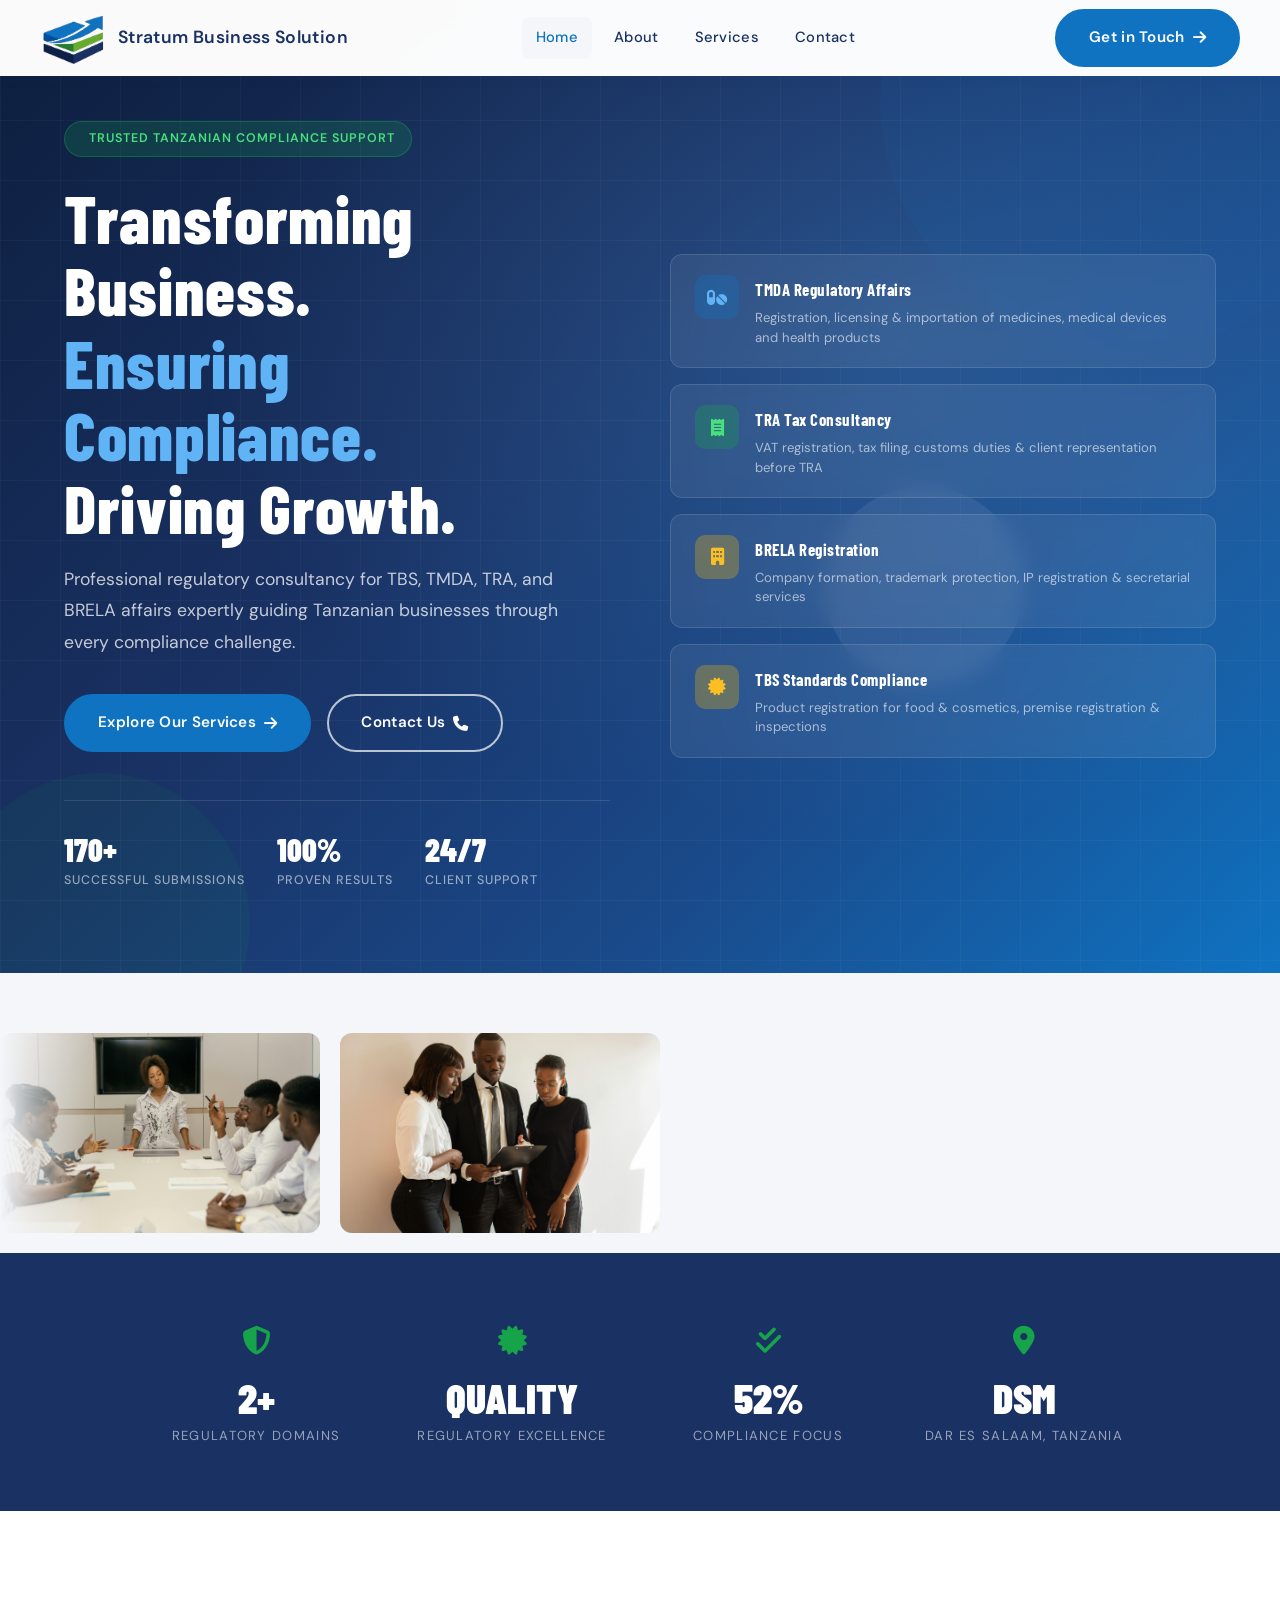
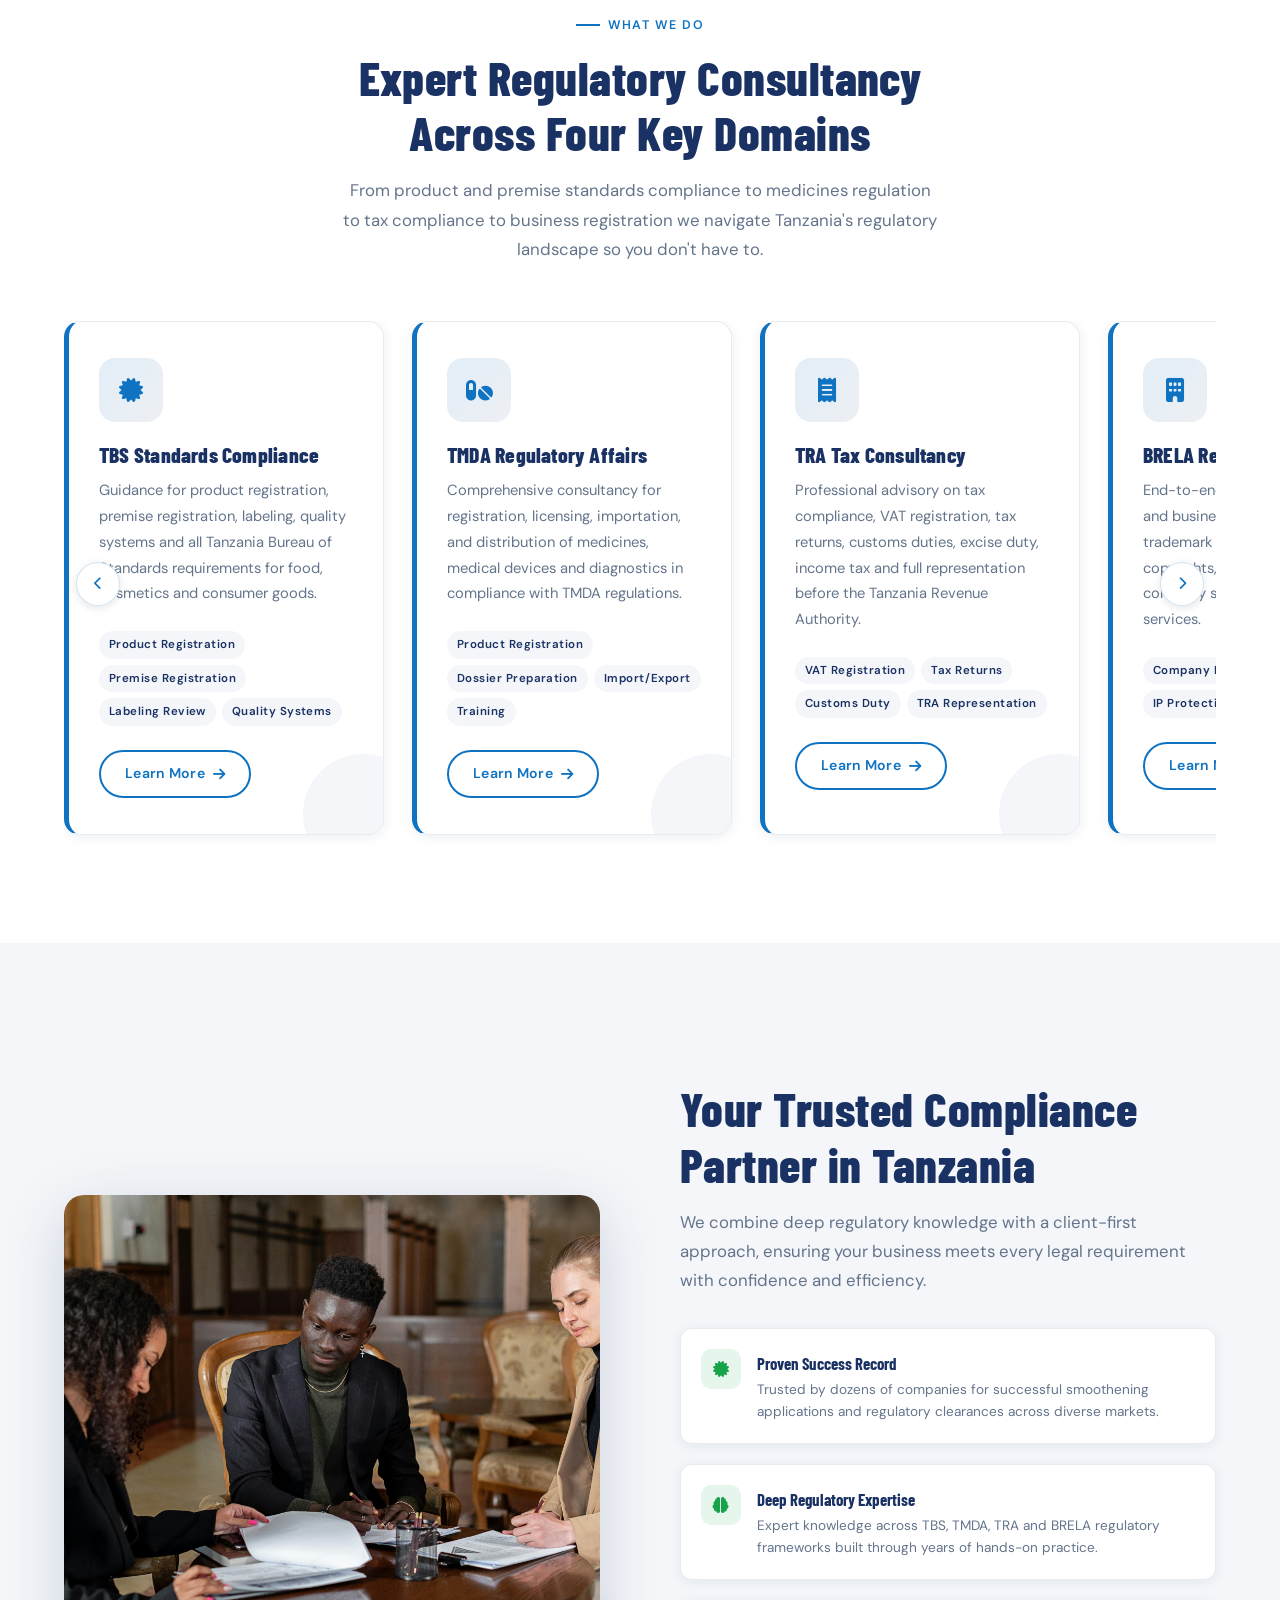
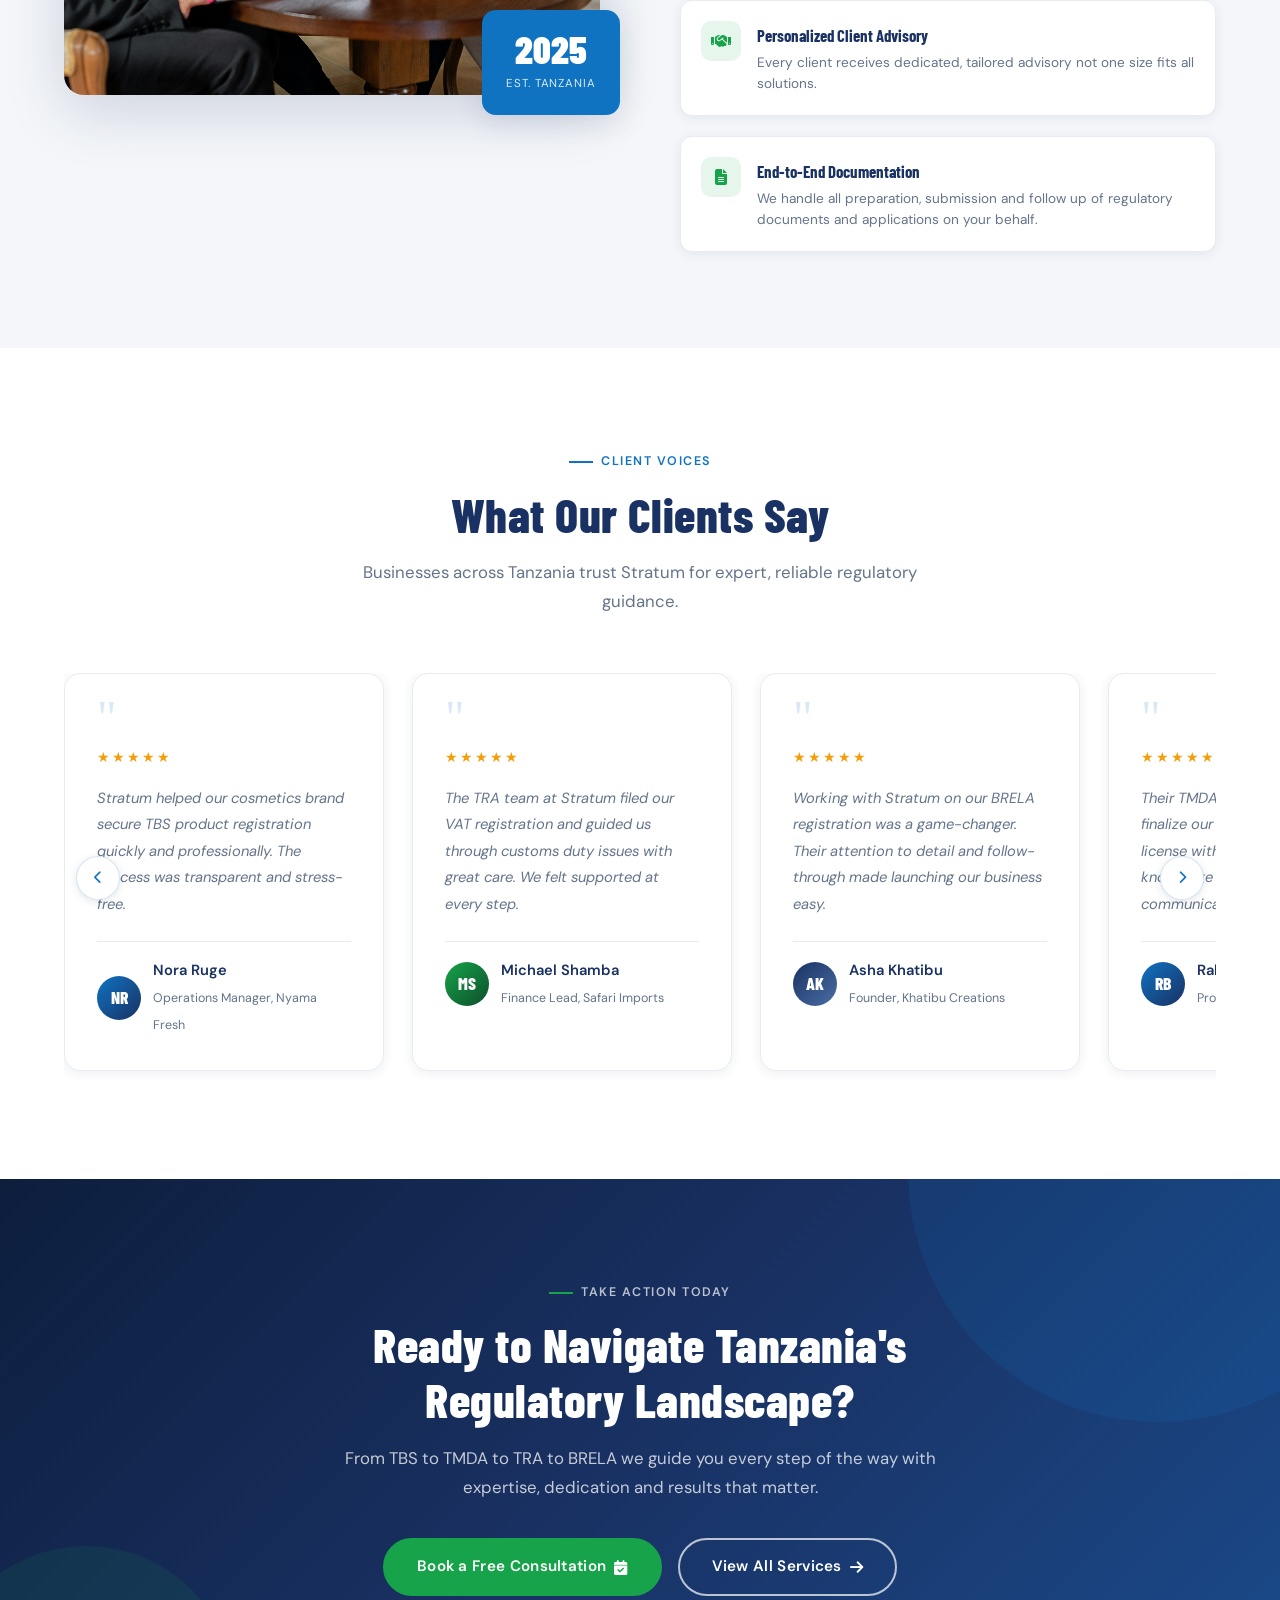
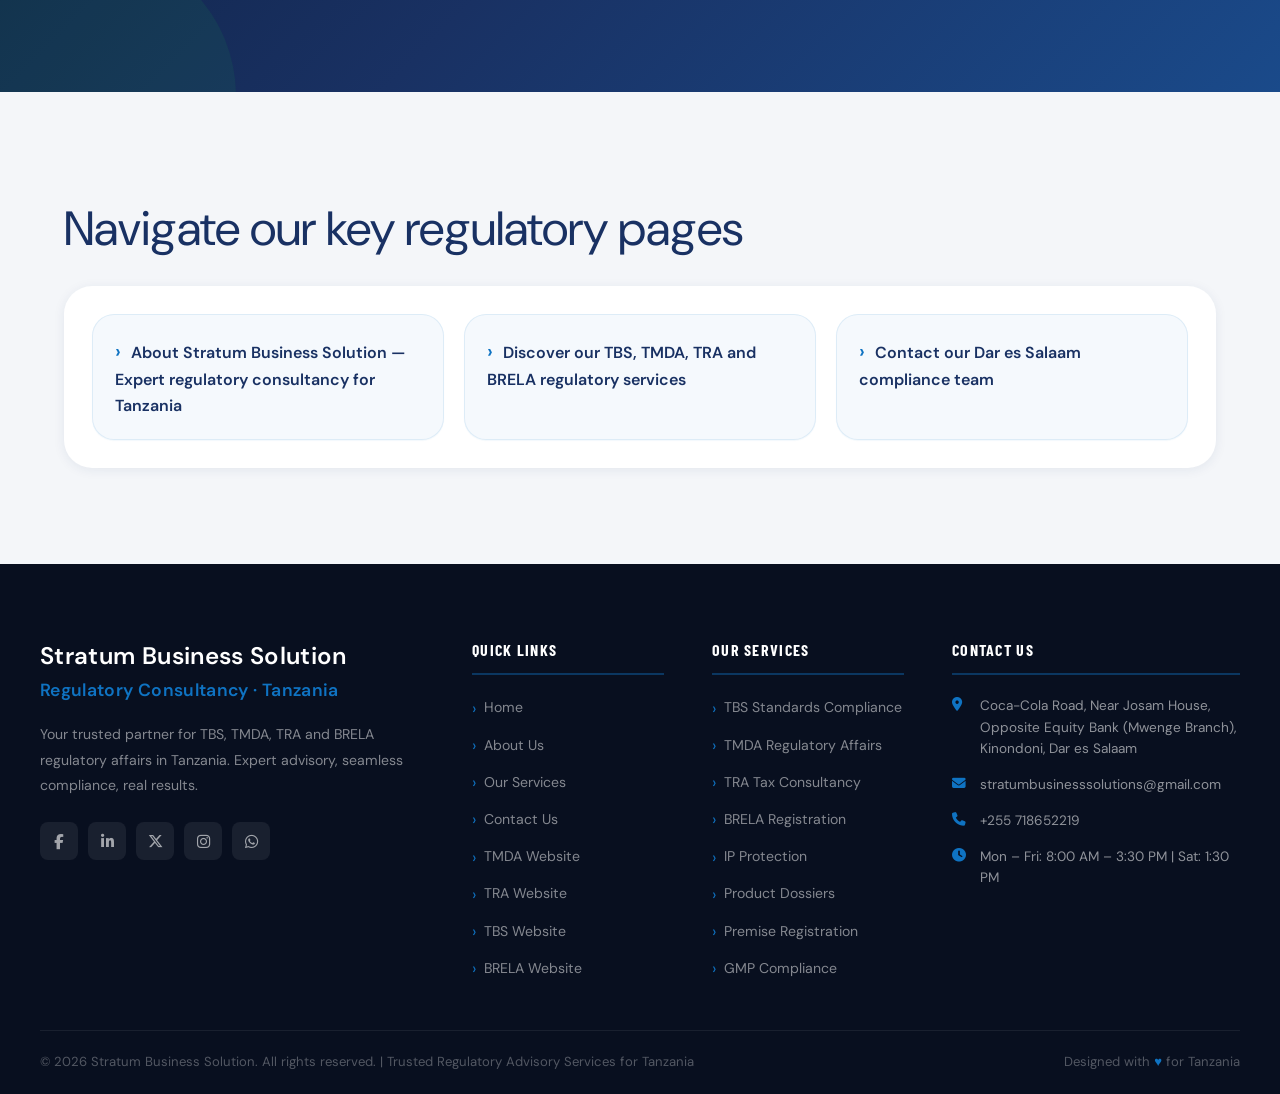
<file: index.html>
﻿<!DOCTYPE html>
<html lang="en">
<head>
  <meta charset="UTF-8" />
  <meta name="viewport" content="width=device-width, initial-scale=1.0" />
  <title>Stratum Business Solution | Tanzanian Regulatory Consultancy for TBS, TMDA, TRA, BRELA</title>
  <meta name="description" content="Stratum Business Solution provides expert Tanzanian regulatory consultancy for TBS, TMDA, TRA and BRELA compliance. Get business compliance support, product registration, and licensing guidance in Dar es Salaam." />
  <script type="application/ld+json">
  {
    "@context": "https://schema.org",
    "@type": "SiteNavigationElement",
    "name": "Main navigation",
    "hasPart": [
      {
        "@type": "SiteNavigationElement",
        "name": "Home",
        "url": "https://sbsconsultancy.co.tz/"
      },
      {
        "@type": "SiteNavigationElement",
        "name": "About",
        "url": "https://sbsconsultancy.co.tz/about.html"
      },
      {
        "@type": "SiteNavigationElement",
        "name": "Services",
        "url": "https://sbsconsultancy.co.tz/services.html"
      },
      {
        "@type": "SiteNavigationElement",
        "name": "Contact",
        "url": "https://sbsconsultancy.co.tz/contact.html"
      }
    ]
  }
  </script>
  <!-- Google Analytics 4 -->
  <script async src="https://www.googletagmanager.com/gtag/js?id=G-8VCKP2TEDZ"></script>
  <script>
    window.dataLayer = window.dataLayer || [];
    function gtag(){dataLayer.push(arguments);}
    gtag('js', new Date());
    gtag('config', 'G-8VCKP2TEDZ');
  </script>
  <link rel="stylesheet" href="style.css" />
  <link rel="stylesheet" href="https://cdnjs.cloudflare.com/ajax/libs/font-awesome/6.5.0/css/all.min.css" />
  <!-- Favicon Links -->
  <link rel="icon" href="/favicon.ico" type="image/x-icon">
  <link rel="apple-touch-icon" sizes="57x57" href="assets/favicoins/apple-icon-57x57.png">
  <link rel="apple-touch-icon" sizes="60x60" href="assets/favicoins/apple-icon-60x60.png">
  <link rel="apple-touch-icon" sizes="72x72" href="assets/favicoins/apple-icon-72x72.png">
  <link rel="apple-touch-icon" sizes="76x76" href="assets/favicoins/apple-icon-76x76.png">
  <link rel="apple-touch-icon" sizes="114x114" href="assets/favicoins/apple-icon-114x114.png">
  <link rel="apple-touch-icon" sizes="120x120" href="assets/favicoins/apple-icon-120x120.png">
  <link rel="apple-touch-icon" sizes="144x144" href="assets/favicoins/apple-icon-144x144.png">
  <link rel="apple-touch-icon" sizes="152x152" href="assets/favicoins/apple-icon-152x152.png">
  <link rel="apple-touch-icon" sizes="180x180" href="assets/favicoins/apple-icon-180x180.png">
  <link rel="icon" type="image/png" sizes="192x192" href="assets/favicoins/android-icon-192x192.png">
  <link rel="icon" type="image/png" sizes="32x32" href="assets/favicoins/favicon-32x32.png">
  <link rel="icon" type="image/png" sizes="96x96" href="assets/favicoins/favicon-96x96.png">
  <link rel="icon" type="image/png" sizes="16x16" href="assets/favicoins/favicon-16x16.png">
  <link rel="manifest" href="assets/favicoins/manifest.json">
  <meta name="msapplication-TileColor" content="#0f73c2">
  <meta name="theme-color" content="#0f73c2">
</head>
<body>

<!-- ══════════════════ NAVBAR ══════════════════ -->
<nav class="navbar" id="navbar">
  <div class="nav-inner">
    <a href="index.html" class="nav-logo">
      <img src="assets/images/company_logo.jpg.png" alt="Stratum Business Solution Logo" class="nav-logo-image">
      <span class="nav-logo-text">Stratum Business Solution</span>
    </a>
    <div class="nav-links">
      <a href="index.html" class="nav-link" data-page="index.html">Home</a>
      <a href="about.html" class="nav-link" data-page="about.html">About</a>
      <a href="services.html" class="nav-link" data-page="services.html">Services</a>
      <a href="contact.html" class="nav-link" data-page="contact.html">Contact</a>
    </div>
    <a href="contact.html" class="btn btn-primary nav-cta">Get in Touch <i class="fas fa-arrow-right"></i></a>
    <button class="mobile-menu-toggle" id="mobileMenuToggle" aria-label="Menu">
      <span></span><span></span><span></span>
    </button>
  </div>
</nav>

<!-- Mobile Menu -->
<div class="mobile-menu" id="mobileMenu">
  <a href="index.html" class="nav-link">Home</a>
  <a href="about.html" class="nav-link">About</a>
  <a href="services.html" class="nav-link">Services</a>
  <a href="contact.html" class="nav-link">Contact</a>
  <a href="contact.html" class="btn btn-primary">Get in Touch</a>
</div>

<!-- ══════════════════ HERO ══════════════════ -->
<section class="hero">
  <div class="hero-bg"></div>
  <div class="hero-grid"></div>
  <div class="hero-shapes">
    <div class="hero-shape hero-shape-1"></div>
    <div class="hero-shape hero-shape-2"></div>
    <div class="hero-shape hero-shape-3"></div>
  </div>
  <div class="hero-content">
    <div class="hero-left">
      <div class="hero-badge">
        <i class="fas fa-shield-check"></i>
        Trusted Tanzanian Compliance Support
      </div>
      <h1 class="hero-title">
        Transforming Business.<br>
        <span>Ensuring Compliance.</span><br>
        Driving Growth.
      </h1>
      <p class="hero-subtitle">
        Professional regulatory consultancy for TBS, TMDA, TRA, and BRELA affairs expertly guiding Tanzanian businesses through every compliance challenge.
      </p>
      <div class="hero-ctas">
        <a href="services.html" class="btn btn-primary">Explore Our Services <i class="fas fa-arrow-right"></i></a>
        <a href="contact.html" class="btn btn-outline">Contact Us <i class="fas fa-phone"></i></a>
      </div>
      <div class="hero-stats">
        <div>
          <span class="hero-stat-num">170+</span>
          <span class="hero-stat-label">Successful Submissions</span>
        </div>
        <div>
          <span class="hero-stat-num">100%</span>
          <span class="hero-stat-label">Proven Results</span>
        </div>
        <div>
          <span class="hero-stat-num">24/7</span>
          <span class="hero-stat-label">Client Support</span>
        </div>
      </div>
    </div>
    <div class="hero-right">
      <div class="hero-card">
        <div class="hero-card-icon icon-blue"><i class="fas fa-pills"></i></div>
        <div>
          <div class="hero-card-title">TMDA Regulatory Affairs</div>
          <div class="hero-card-text">Registration, licensing & importation of medicines, medical devices and health products</div>
        </div>
      </div>
      <div class="hero-card">
        <div class="hero-card-icon icon-green"><i class="fas fa-receipt"></i></div>
        <div>
          <div class="hero-card-title">TRA Tax Consultancy</div>
          <div class="hero-card-text">VAT registration, tax filing, customs duties & client representation before TRA</div>
        </div>
      </div>
      <div class="hero-card">
        <div class="hero-card-icon icon-gold"><i class="fas fa-building"></i></div>
        <div>
          <div class="hero-card-title">BRELA Registration</div>
          <div class="hero-card-text">Company formation, trademark protection, IP registration & secretarial services</div>
        </div>
      </div>
      <div class="hero-card">
        <div class="hero-card-icon icon-gold"><i class="fas fa-certificate"></i></div>
        <div>
          <div class="hero-card-title">TBS Standards Compliance</div>
          <div class="hero-card-text">Product registration for food & cosmetics, premise registration & inspections</div>
        </div>
      </div>
    </div>
  </div>
</section>

<!-- ══════════════════ CAROUSEL ══════════════════ -->
<section class="carousel-section">
  <div class="carousel-track-wrapper">
    <div class="carousel-track" id="carouselTrack">
      <div class="carousel-item">
        <img src="assets/images/home/carousel-business.jpg" alt="Tanzanian business advisory team at Stratum Business Solution" loading="lazy" decoding="async" fetchpriority="low" />
        <div class="carousel-item-overlay"><span class="carousel-item-label">Business Advisory</span></div>
      </div>
      <div class="carousel-item">
        <img src="assets/images/home/carousel-people.jpg" alt="Tanzanian regulatory consultants advising clients" loading="lazy" decoding="async" fetchpriority="low" />
        <div class="carousel-item-overlay"><span class="carousel-item-label">Regulatory Compliance</span></div>
      </div>
      <div class="carousel-item">
        <img src="assets/images/home/carousel-market.jpg" alt="Product registration compliance for pharmaceutical products in Tanzania" loading="lazy" decoding="async" fetchpriority="low" />
        <div class="carousel-item-overlay"><span class="carousel-item-label">Pharmaceutical Products</span></div>
      </div>
      <div class="carousel-item">
        <img src="assets/images/home/carousel-city.jpg" alt="Dar es Salaam compliance consultation for Tanzanian businesses" loading="lazy" decoding="async" fetchpriority="low" />
        <div class="carousel-item-overlay"><span class="carousel-item-label">Legal Documentation</span></div>
      </div>
      <div class="carousel-item">
        <img src="assets/images/home/carousel-office.jpg" alt="Regulatory consulting office at Stratum Business Solution" loading="lazy" decoding="async" fetchpriority="low" />
        <div class="carousel-item-overlay"><span class="carousel-item-label">Professional Office</span></div>
      </div>
      <div class="carousel-item">
        <img src="assets/images/home/carousel-market.jpg" alt="Tanzanian pharmaceutical product registration support" loading="lazy" decoding="async" fetchpriority="low" />
        <div class="carousel-item-overlay"><span class="carousel-item-label">Pharmaceutical Medicines</span></div>
      </div>
      <div class="carousel-item">
        <img src="assets/images/home/carousel-medical-devices.jpg" alt="Medical device regulatory compliance support in Tanzania" loading="lazy" decoding="async" fetchpriority="low" />
        <div class="carousel-item-overlay"><span class="carousel-item-label">Medical Devices</span></div>
      </div>
      <div class="carousel-item">
        <img src="assets/images/home/carousel-cosmetics.jpg" alt="Cosmetic product registration and safety compliance services" loading="lazy" decoding="async" fetchpriority="low" />
        <div class="carousel-item-overlay"><span class="carousel-item-label">Cosmetics</span></div>
      </div>
      <div class="carousel-item">
        <img src="assets/images/home/carousel-supplements.jpg" alt="Dietary supplements compliance and product registration services" loading="lazy" decoding="async" fetchpriority="low" />
        <div class="carousel-item-overlay"><span class="carousel-item-label">Supplements</span></div>
      </div>
      <!-- Duplicate for seamless loop -->
      <div class="carousel-item">
        <img src="assets/images/home/carousel-business.jpg" alt="Tanzanian business advisory team at Stratum Business Solution" loading="lazy" decoding="async" fetchpriority="low" />
        <div class="carousel-item-overlay"><span class="carousel-item-label">Business Advisory</span></div>
      </div>
      <div class="carousel-item">
        <img src="assets/images/home/carousel-people.jpg" alt="Tanzanian regulatory consultants advising clients" loading="lazy" decoding="async" fetchpriority="low" />
        <div class="carousel-item-overlay"><span class="carousel-item-label">Regulatory Compliance</span></div>
      </div>
      <div class="carousel-item">
        <img src="assets/images/home/carousel-medicine.jpg" alt="Tanzanian pharmaceutical product registration support" loading="lazy" decoding="async" fetchpriority="low" />
        <div class="carousel-item-overlay"><span class="carousel-item-label">Pharmaceutical Medicines</span></div>
      </div>
      <div class="carousel-item">
        <img src="assets/images/home/carousel-city.jpg" alt="Dar es Salaam compliance consultation for Tanzanian businesses" loading="lazy" decoding="async" fetchpriority="low" />
        <div class="carousel-item-overlay"><span class="carousel-item-label">Legal Documentation</span></div>
      </div>
      <div class="carousel-item">
        <img src="assets/images/home/carousel-office.jpg" alt="Regulatory consulting office at Stratum Business Solution" loading="lazy" decoding="async" fetchpriority="low" />
        <div class="carousel-item-overlay"><span class="carousel-item-label">Professional Office</span></div>
      </div>
      <div class="carousel-item">
        <img src="assets/images/home/carousel-medicine.jpg" alt="Tanzanian pharmaceutical product registration support" loading="lazy" decoding="async" fetchpriority="low" />
        <div class="carousel-item-overlay"><span class="carousel-item-label">Pharmaceutical Medicines</span></div>
      </div>
      <div class="carousel-item">
        <img src="assets/images/home/carousel-medical-devices.jpg" alt="Medical device regulatory compliance support in Tanzania" loading="lazy" decoding="async" fetchpriority="low" />
        <div class="carousel-item-overlay"><span class="carousel-item-label">Medical Devices</span></div>
      </div>
      <div class="carousel-item">
        <img src="assets/images/home/carousel-cosmetics.jpg" alt="Cosmetic product registration and safety compliance services" loading="lazy" decoding="async" fetchpriority="low" />
        <div class="carousel-item-overlay"><span class="carousel-item-label">Cosmetics</span></div>
      </div>
      <div class="carousel-item">
        <img src="assets/images/home/carousel-supplements.jpg" alt="Dietary supplements compliance and product registration services" loading="lazy" decoding="async" fetchpriority="low" />
        <div class="carousel-item-overlay"><span class="carousel-item-label">Supplements</span></div>
      </div>
    </div>
  </div>

  <!-- Stats Strip -->
  <div class="stats-strip">
    <div class="stats-grid">
      <div class="stat-item reveal">
        <div class="stat-icon"><i class="fas fa-shield-alt"></i></div>
        <span class="stat-num" data-counter data-target="4" data-suffix="+">4+</span>
        <span class="stat-label">Regulatory Domains</span>
      </div>
      <div class="stat-item reveal reveal-delay-1">
        <div class="stat-icon"><i class="fas fa-certificate"></i></div>
        <span class="stat-num">QUALITY</span>
        <span class="stat-label">Regulatory Excellence</span>
      </div>
      <div class="stat-item reveal reveal-delay-2">
        <div class="stat-icon"><i class="fas fa-check-double"></i></div>
        <span class="stat-num" data-counter data-target="100" data-suffix="%">100%</span>
        <span class="stat-label">Compliance Focus</span>
      </div>
      <div class="stat-item reveal reveal-delay-3">
        <div class="stat-icon"><i class="fas fa-map-marker-alt"></i></div>
        <span class="stat-num">DSM</span>
        <span class="stat-label">Dar es Salaam, Tanzania</span>
      </div>
    </div>
  </div>
</section>

<!-- ══════════════════ SERVICES ══════════════════ -->
<section class="section-pad">
  <div class="container">
    <div class="text-center reveal">
      <span class="section-label">What We Do</span>
      <h2 class="section-title">Expert Regulatory Consultancy<br>Across Four Key Domains</h2>
      <p class="section-sub" style="margin: 0 auto;">From product and premise standards compliance to medicines regulation to tax compliance to business registration  we navigate Tanzania's regulatory landscape so you don't have to.</p>
    </div>
    <div class="services-carousel reveal">
      <div class="services-nav">
        <button class="carousel-btn carousel-prev" aria-label="Previous service"><i class="fas fa-chevron-left"></i></button>
        <button class="carousel-btn carousel-next" aria-label="Next service"><i class="fas fa-chevron-right"></i></button>
      </div>
      <div class="services-track" id="servicesTrack">
        <div class="service-card reveal reveal-delay-1">
          <div class="service-icon"><i class="fas fa-certificate"></i></div>
          <h3 class="service-title">TBS Standards Compliance</h3>
          <p class="service-desc">Guidance for product registration, premise registration, labeling, quality systems and all Tanzania Bureau of Standards requirements for food, cosmetics and consumer goods.</p>
          <div class="service-tags">
            <span class="service-tag">Product Registration</span>
            <span class="service-tag">Premise Registration</span>
            <span class="service-tag">Labeling Review</span>
            <span class="service-tag">Quality Systems</span>
          </div>
          <a href="services.html#tbs" class="btn btn-ghost">Learn More <i class="fas fa-arrow-right"></i></a>
        </div>
        <div class="service-card reveal reveal-delay-2">
          <div class="service-icon"><i class="fas fa-pills"></i></div>
          <h3 class="service-title">TMDA Regulatory Affairs</h3>
          <p class="service-desc">Comprehensive consultancy for registration, licensing, importation, and distribution of medicines, medical devices and diagnostics in compliance with TMDA regulations.</p>
          <div class="service-tags">
            <span class="service-tag">Product Registration</span>
            <span class="service-tag">Dossier Preparation</span>
            <span class="service-tag">Import/Export</span>
            <span class="service-tag">Training</span>
          </div>
          <a href="services.html#tmda" class="btn btn-ghost">Learn More <i class="fas fa-arrow-right"></i></a>
        </div>
        <div class="service-card reveal reveal-delay-3">
          <div class="service-icon"><i class="fas fa-receipt"></i></div>
          <h3 class="service-title">TRA Tax Consultancy</h3>
          <p class="service-desc">Professional advisory on tax compliance, VAT registration, tax returns, customs duties, excise duty, income tax and full representation before the Tanzania Revenue Authority.</p>
          <div class="service-tags">
            <span class="service-tag">VAT Registration</span>
            <span class="service-tag">Tax Returns</span>
            <span class="service-tag">Customs Duty</span>
            <span class="service-tag">TRA Representation</span>
          </div>
          <a href="services.html#tra" class="btn btn-ghost">Learn More <i class="fas fa-arrow-right"></i></a>
        </div>
        <div class="service-card reveal reveal-delay-4">
          <div class="service-icon"><i class="fas fa-building"></i></div>
          <h3 class="service-title">BRELA Registration</h3>
          <p class="service-desc">End-to-end support for company and business name registration, trademark protection, patents, copyrights, industrial designs, and company secretarial compliance services.</p>
          <div class="service-tags">
            <span class="service-tag">Company Registration</span>
            <span class="service-tag">Trademarks</span>
            <span class="service-tag">IP Protection</span>
            <span class="service-tag">Secretarial</span>
          </div>
          <a href="services.html#brela" class="btn btn-ghost">Learn More <i class="fas fa-arrow-right"></i></a>
        </div>
      </div>
    </div>
  </div>
</section>

<!-- ══════════════════ WHY CHOOSE US ══════════════════ -->
<section class="section-pad bg-gray">
  <div class="container">
    <div class="why-grid">
      <div class="why-image reveal">
        <img src="assets/images/home/why-choose-us.jpg" alt="Regulatory consultants planning Tanzanian business compliance strategy" loading="lazy" decoding="async" fetchpriority="low" />
        <div class="why-image-badge">
          <span class="why-image-badge-num">2025</span>
          <span class="why-image-badge-text">Est. Tanzania</span>
        </div>
      </div>
      <div>
        <span class="section-label reveal">Why Choose Us</span>
        <h2 class="section-title reveal">Your Trusted Compliance Partner in Tanzania</h2>
        <p class="section-sub reveal">We combine deep regulatory knowledge with a client-first approach, ensuring your business meets every legal requirement with confidence and efficiency.</p>
        <div class="why-list">
          <div class="why-item reveal">
            <div class="why-item-icon"><i class="fas fa-certificate"></i></div>
            <div>
              <div class="why-item-title">Proven Success Record</div>
              <div class="why-item-text">Trusted by dozens of companies for successful smoothening applications and regulatory clearances across diverse markets.</div>
            </div>
          </div>
          <div class="why-item reveal reveal-delay-1">
            <div class="why-item-icon"><i class="fas fa-brain"></i></div>
            <div>
              <div class="why-item-title">Deep Regulatory Expertise</div>
              <div class="why-item-text">Expert knowledge across TBS, TMDA, TRA and BRELA regulatory frameworks built through years of hands-on practice.</div>
            </div>
          </div>
          <div class="why-item reveal reveal-delay-2">
            <div class="why-item-icon"><i class="fas fa-handshake"></i></div>
            <div>
              <div class="why-item-title">Personalized Client Advisory</div>
              <div class="why-item-text">Every client receives dedicated, tailored advisory not one size fits all solutions.</div>
            </div>
          </div>
          <div class="why-item reveal reveal-delay-3">
            <div class="why-item-icon"><i class="fas fa-file-alt"></i></div>
            <div>
              <div class="why-item-title">End-to-End Documentation</div>
              <div class="why-item-text">We handle all preparation, submission and follow up of regulatory documents and applications on your behalf.</div>
            </div>
          </div>
        </div>
      </div>
    </div>
  </div>
</section>

<!-- ══════════════════ TESTIMONIALS ══════════════════ -->
<section class="section-pad">
  <div class="container">
    <div class="text-center reveal">
      <span class="section-label">Client Voices</span>
      <h2 class="section-title">What Our Clients Say</h2>
      <p class="section-sub" style="margin: 0 auto;">Businesses across Tanzania trust Stratum for expert, reliable regulatory guidance.</p>
    </div>
    <div class="testimonials-carousel reveal">
      <div class="testimonials-nav">
        <button class="carousel-btn carousel-prev" aria-label="Previous review"><i class="fas fa-chevron-left"></i></button>
        <button class="carousel-btn carousel-next" aria-label="Next review"><i class="fas fa-chevron-right"></i></button>
      </div>
      <div class="testimonials-track" id="testimonialsTrack">
        <div class="testimonial-card reveal">
          <span class="testimonial-quote">"</span>
          <div class="testimonial-stars">★★★★★</div>
          <p class="testimonial-text">Stratum helped our cosmetics brand secure TBS product registration quickly and professionally. The process was transparent and stress-free.</p>
          <div class="testimonial-author">
            <div class="testimonial-avatar av-blue">NR</div>
            <div>
              <span class="testimonial-name">Nora Ruge</span>
              <span class="testimonial-role">Operations Manager, Nyama Fresh</span>
            </div>
          </div>
        </div>
        <div class="testimonial-card reveal reveal-delay-1">
          <span class="testimonial-quote">"</span>
          <div class="testimonial-stars">★★★★★</div>
          <p class="testimonial-text">The TRA team at Stratum filed our VAT registration and guided us through customs duty issues with great care. We felt supported at every step.</p>
          <div class="testimonial-author">
            <div class="testimonial-avatar av-green">MS</div>
            <div>
              <span class="testimonial-name">Michael Shamba</span>
              <span class="testimonial-role">Finance Lead, Safari Imports</span>
            </div>
          </div>
        </div>
        <div class="testimonial-card reveal reveal-delay-2">
          <span class="testimonial-quote">"</span>
          <div class="testimonial-stars">★★★★★</div>
          <p class="testimonial-text">Working with Stratum on our BRELA registration was a game-changer. Their attention to detail and follow-through made launching our business easy.</p>
          <div class="testimonial-author">
            <div class="testimonial-avatar av-navy">AK</div>
            <div>
              <span class="testimonial-name">Asha Khatibu</span>
              <span class="testimonial-role">Founder, Khatibu Creations</span>
            </div>
          </div>
        </div>
        <div class="testimonial-card reveal reveal-delay-3">
          <span class="testimonial-quote">"</span>
          <div class="testimonial-stars">★★★★★</div>
          <p class="testimonial-text">Their TMDA expertise helped us finalize our medical device import license without delays. Excellent knowledge and responsive communication.</p>
          <div class="testimonial-author">
            <div class="testimonial-avatar av-blue">RB</div>
            <div>
              <span class="testimonial-name">Rahim Bakari</span>
              <span class="testimonial-role">Procurement Head, MediHealth</span>
            </div>
          </div>
        </div>
        <div class="testimonial-card reveal reveal-delay-4">
          <span class="testimonial-quote">"</span>
          <div class="testimonial-stars">★★★★★</div>
          <p class="testimonial-text">The team guided us through premise registration for our warehousing facility and helped ensure we met all TBS requirements early.</p>
          <div class="testimonial-author">
            <div class="testimonial-avatar av-green">ZJ</div>
            <div>
              <span class="testimonial-name">Zawadi John</span>
              <span class="testimonial-role">Logistics Director, Dar Logistics</span>
            </div>
          </div>
        </div>
        <div class="testimonial-card reveal reveal-delay-5">
          <span class="testimonial-quote">"</span>
          <div class="testimonial-stars">★★★★★</div>
          <p class="testimonial-text">Stratum's BRELA support saved us time and gave us confidence. They handled the legal documentation clearly and professionally.</p>
          <div class="testimonial-author">
            <div class="testimonial-avatar av-navy">OP</div>
            <div>
              <span class="testimonial-name">Olivia Paul</span>
              <span class="testimonial-role">Co-Founder, Urban Eats</span>
            </div>
          </div>
        </div>
        <div class="testimonial-card reveal reveal-delay-6">
          <span class="testimonial-quote">"</span>
          <div class="testimonial-stars">★★★★★</div>
          <p class="testimonial-text">Their TRA consultancy helped us resolve a tax audit quickly. The team was knowledgeable, calm, and efficient.</p>
          <div class="testimonial-author">
            <div class="testimonial-avatar av-blue">DH</div>
            <div>
              <span class="testimonial-name">David Hassan</span>
              <span class="testimonial-role">Managing Partner, Hassan & Co.</span>
            </div>
          </div>
        </div>
        <div class="testimonial-card reveal reveal-delay-7">
          <span class="testimonial-quote">"</span>
          <div class="testimonial-stars">★★★★★</div>
          <p class="testimonial-text">Excellent service from request to approval. Our TBS product registration went through smoothly with their support.</p>
          <div class="testimonial-author">
            <div class="testimonial-avatar av-green">SM</div>
            <div>
              <span class="testimonial-name">Sophia Mlay</span>
              <span class="testimonial-role">CEO, FreshAura Cosmetics</span>
            </div>
          </div>
        </div>
        <div class="testimonial-card reveal reveal-delay-8">
          <span class="testimonial-quote">"</span>
          <div class="testimonial-stars">★★★★★</div>
          <p class="testimonial-text">From initial consultation to license issuance, Stratum delivered dependable BRELA and regulatory advice. Highly reliable and thorough.</p>
          <div class="testimonial-author">
            <div class="testimonial-avatar av-navy">BN</div>
            <div>
              <span class="testimonial-name">Ben Noah</span>
              <span class="testimonial-role">Founder, Noah Technologies</span>
            </div>
          </div>
        </div>
      </div>
    </div>
  </div>
</section>

<!-- ══════════════════ CTA BANNER ══════════════════ -->
<section class="cta-banner section-pad">
  <div class="container">
    <div class="cta-inner">
      <span class="section-label white reveal">Take Action Today</span>
      <h2 class="section-title white reveal">Ready to Navigate Tanzania's Regulatory Landscape?</h2>
      <p class="section-sub white reveal">From TBS to TMDA to TRA to BRELA we guide you every step of the way with expertise, dedication and results that matter.</p>
      <div class="cta-buttons reveal">
        <a href="contact.html" class="btn btn-green">Book a Free Consultation <i class="fas fa-calendar-check"></i></a>
        <a href="services.html" class="btn btn-outline">View All Services <i class="fas fa-arrow-right"></i></a>
      </div>
    </div>
  </div>
</section>

<section class="section-pad bg-gray">
  <div class="container">
    <div class="section-title">Navigate our key regulatory pages</div>
    <ul class="link-list">
      <li><a href="about.html">About Stratum Business Solution — Expert regulatory consultancy for Tanzania</a></li>
      <li><a href="services.html">Discover our TBS, TMDA, TRA and BRELA regulatory services</a></li>
      <li><a href="contact.html">Contact our Dar es Salaam compliance team</a></li>
    </ul>
  </div>
</section>

<!-- ══════════════════ FOOTER ══════════════════ -->
<footer class="footer">
  <div class="footer-grid">
    <div>
      <div class="footer-logo nav-logo-text">
        <span class="brand">Stratum Business Solution</span>
        <span class="sub">Regulatory Consultancy · Tanzania</span>
      </div>
      <p class="footer-tagline">Your trusted partner for TBS, TMDA, TRA and BRELA regulatory affairs in Tanzania. Expert advisory, seamless compliance, real results.</p>
      <div class="footer-socials">
        <a href="#" class="footer-social" aria-label="Facebook"><i class="fab fa-facebook-f"></i></a>
        <a href="#" class="footer-social" aria-label="LinkedIn"><i class="fab fa-linkedin-in"></i></a>
        <a href="#" class="footer-social" aria-label="Twitter"><i class="fab fa-x-twitter"></i></a>
        <a href="#" class="footer-social" aria-label="Instagram"><i class="fab fa-instagram"></i></a>
        <a href="#" class="footer-social" aria-label="WhatsApp"><i class="fab fa-whatsapp"></i></a>
      </div>
    </div>
    <div>
      <div class="footer-col-title">Quick Links</div>
      <div class="footer-links">
        <a href="index.html" class="footer-link">Home</a>
        <a href="about.html" class="footer-link">About Us</a>
        <a href="services.html" class="footer-link">Our Services</a>
        <a href="contact.html" class="footer-link">Contact Us</a>
        <a href="https://www.tmda.go.tz/" class="footer-link" target="_blank" rel="noopener noreferrer">TMDA Website</a>
        <a href="https://www.tra.go.tz/" class="footer-link" target="_blank" rel="noopener noreferrer">TRA Website</a>
        <a href="https://www.tbs.go.tz/" class="footer-link" target="_blank" rel="noopener noreferrer">TBS Website</a>
        <a href="https://www.brela.go.tz/" class="footer-link" target="_blank" rel="noopener noreferrer">BRELA Website</a>
      </div>
    </div>
    <div>
      <div class="footer-col-title">Our Services</div>
      <div class="footer-links">
        <a href="services.html#tbs" class="footer-link">TBS Standards Compliance</a>
        <a href="services.html#tmda" class="footer-link">TMDA Regulatory Affairs</a>
        <a href="services.html#tra" class="footer-link">TRA Tax Consultancy</a>
        <a href="services.html#brela" class="footer-link">BRELA Registration</a>
        <a href="services.html#brela" class="footer-link">IP Protection</a>
        <a href="services.html#tmda" class="footer-link">Product Dossiers</a>
        <a href="services.html#tmda" class="footer-link">Premise Registration</a>
        <a href="services.html#tmda" class="footer-link">GMP Compliance</a>
      </div>
    </div>
    <div>
      <div class="footer-col-title">Contact Us</div>
      <div class="footer-contact">
        <div class="footer-contact-item">
          <i class="fas fa-map-marker-alt"></i>
          <span>Coca-Cola Road, Near Josam House, Opposite Equity Bank (Mwenge Branch), Kinondoni, Dar es Salaam</span>
        </div>
        <div class="footer-contact-item">
          <i class="fas fa-envelope"></i>
          <span>stratumbusinesssolutions@gmail.com</span>
        </div>
        <div class="footer-contact-item">
          <i class="fas fa-phone"></i>
          <span>+255 718652219</span>
        </div>
        <div class="footer-contact-item">
          <i class="fas fa-clock"></i>
          <span>Mon – Fri: 8:00 AM – 3:30 PM | Sat: 1:30 PM</span>
        </div>
      </div>
    </div>
  </div>
  <div class="footer-bottom">
    <span>© 2026 Stratum Business Solution. All rights reserved. | Trusted Regulatory Advisory Services for Tanzania</span>
    <span>Designed with <span style="color:var(--blue)">♥</span> for Tanzania</span>
  </div>
</footer>

<script src="script.js"></script>
</body>
</html>
</file>
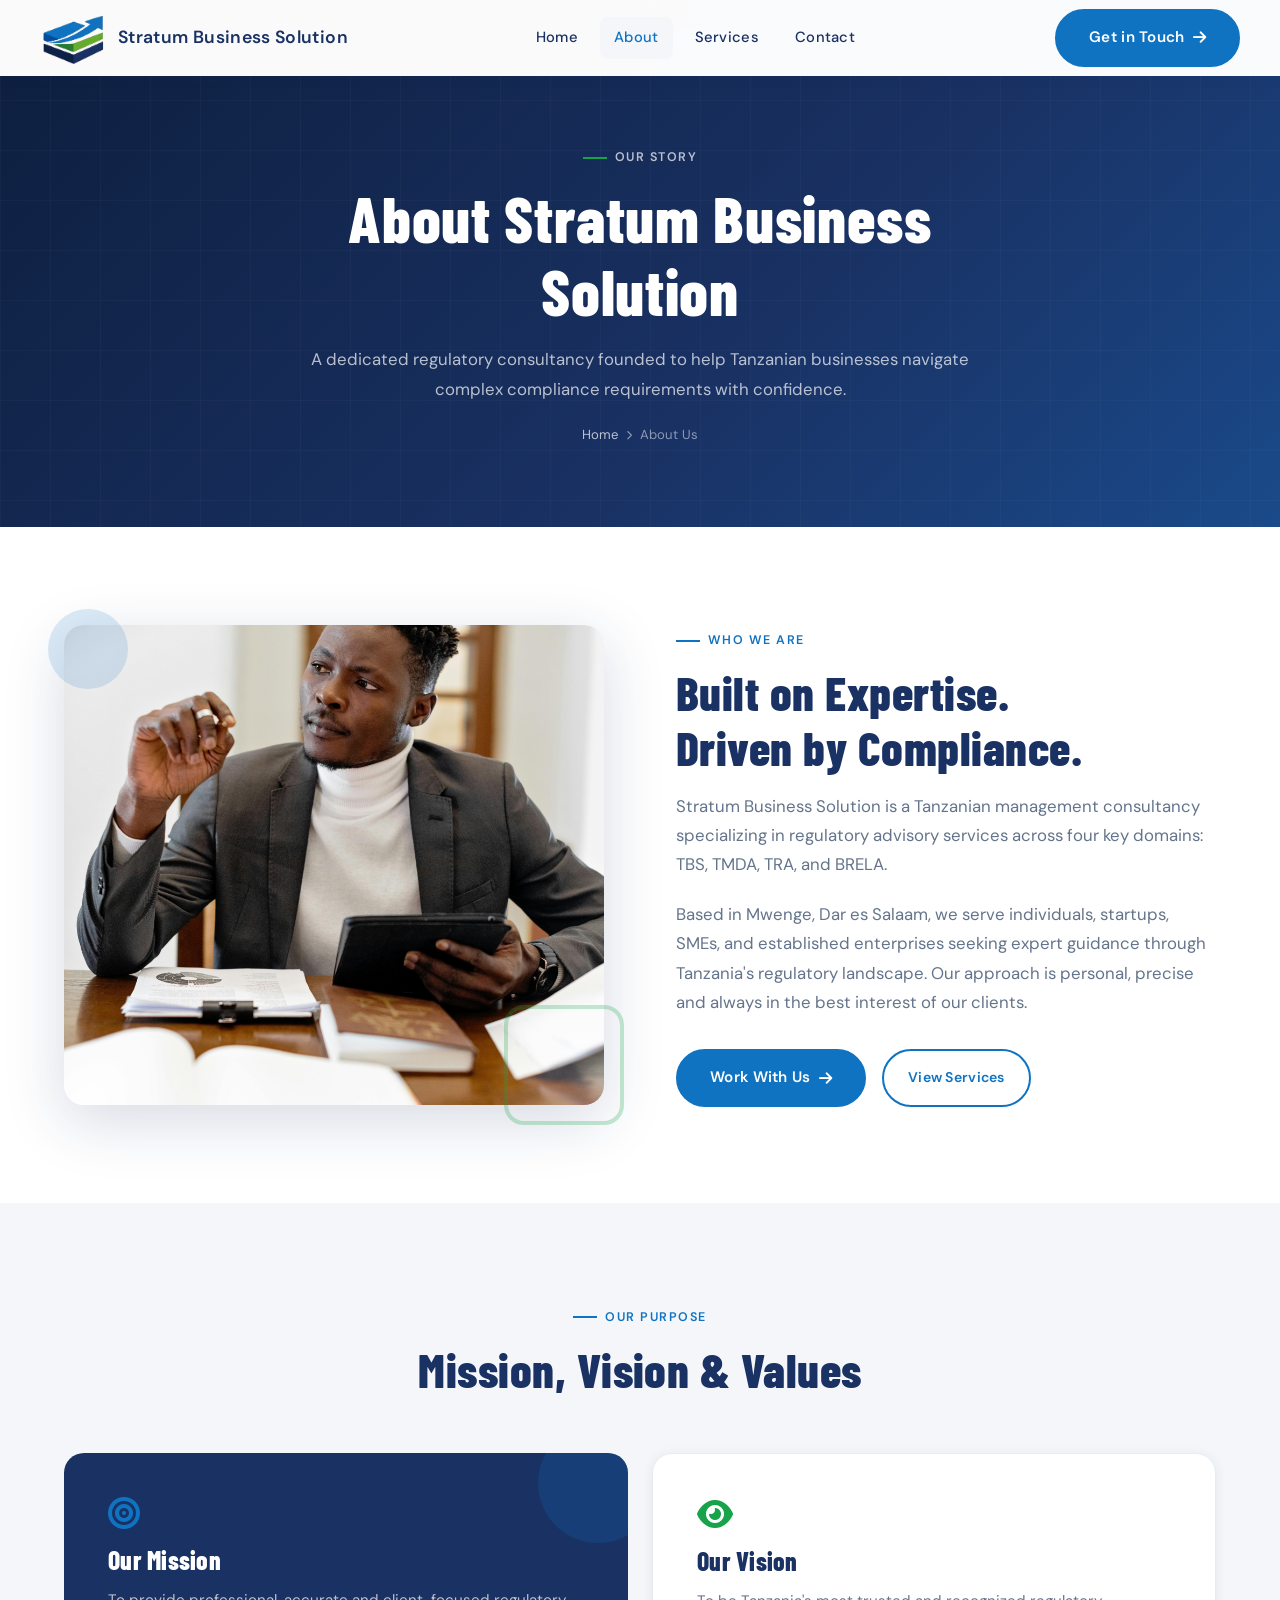
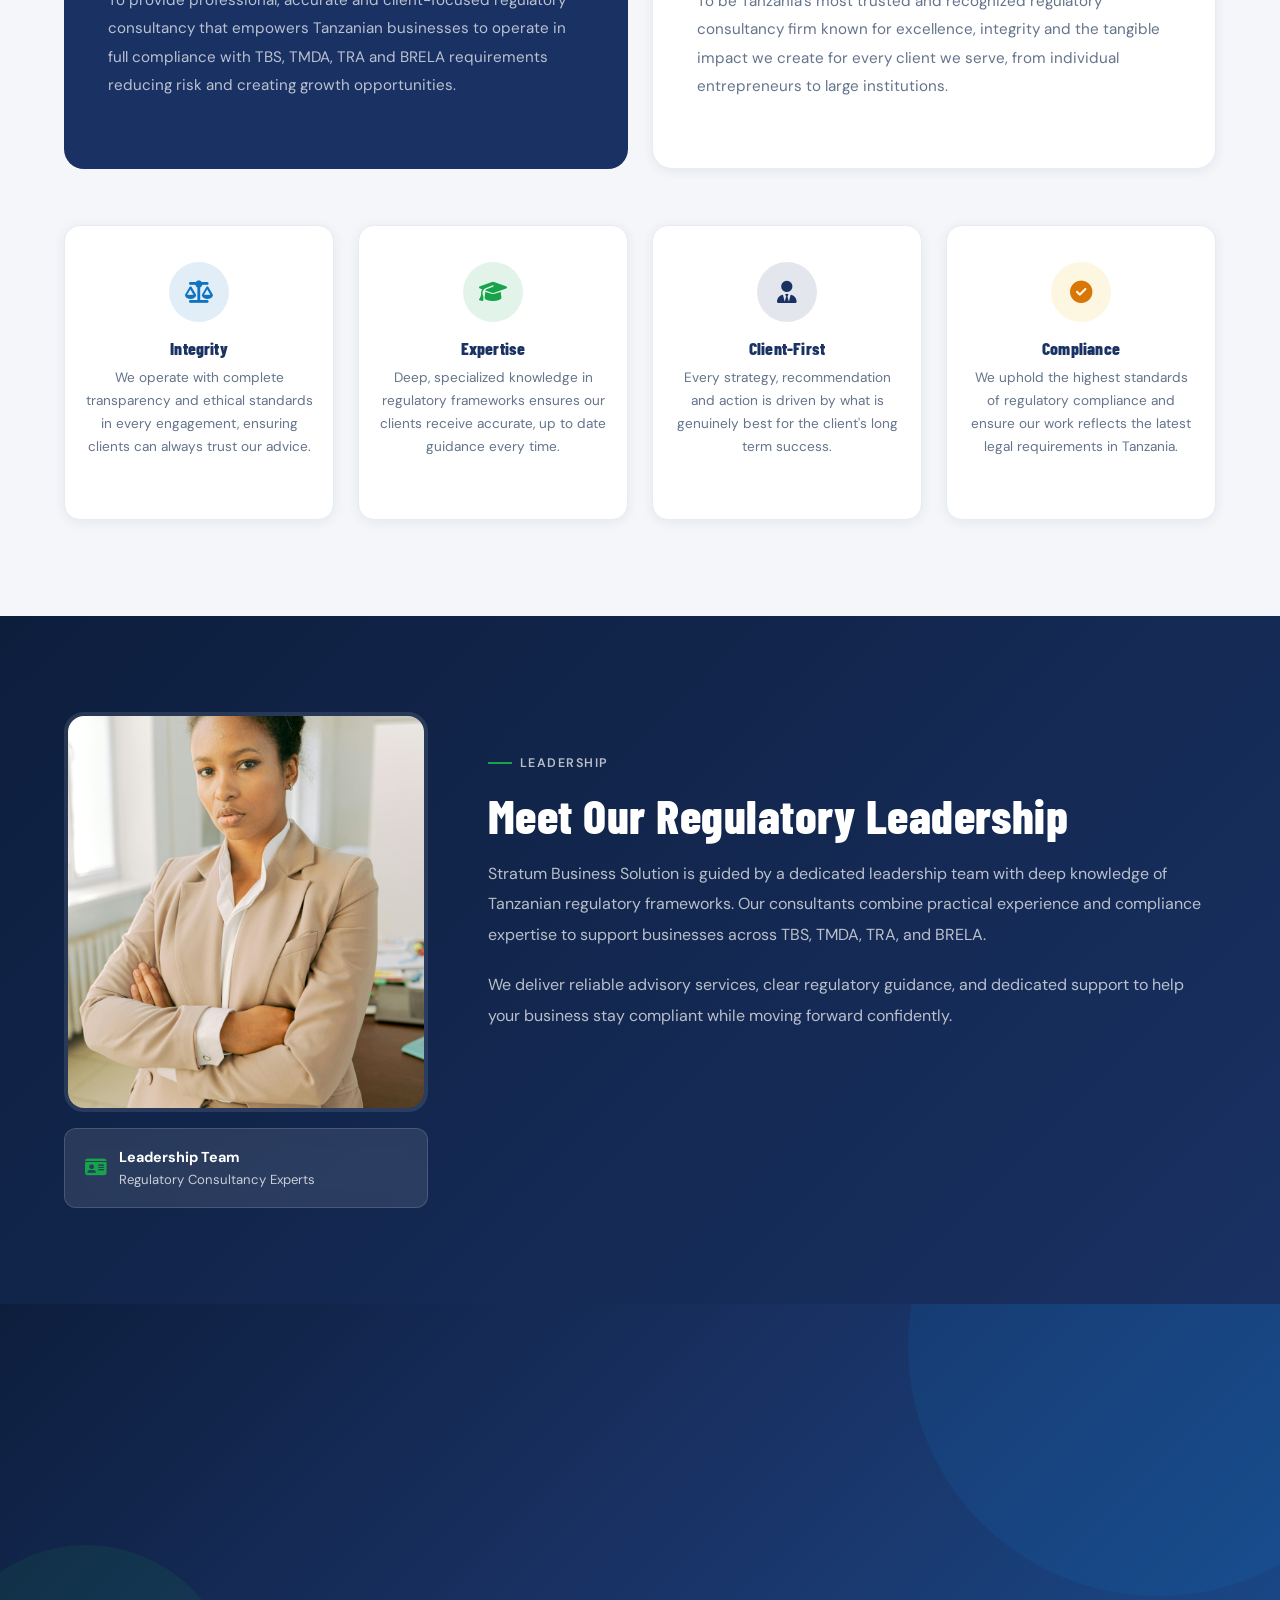
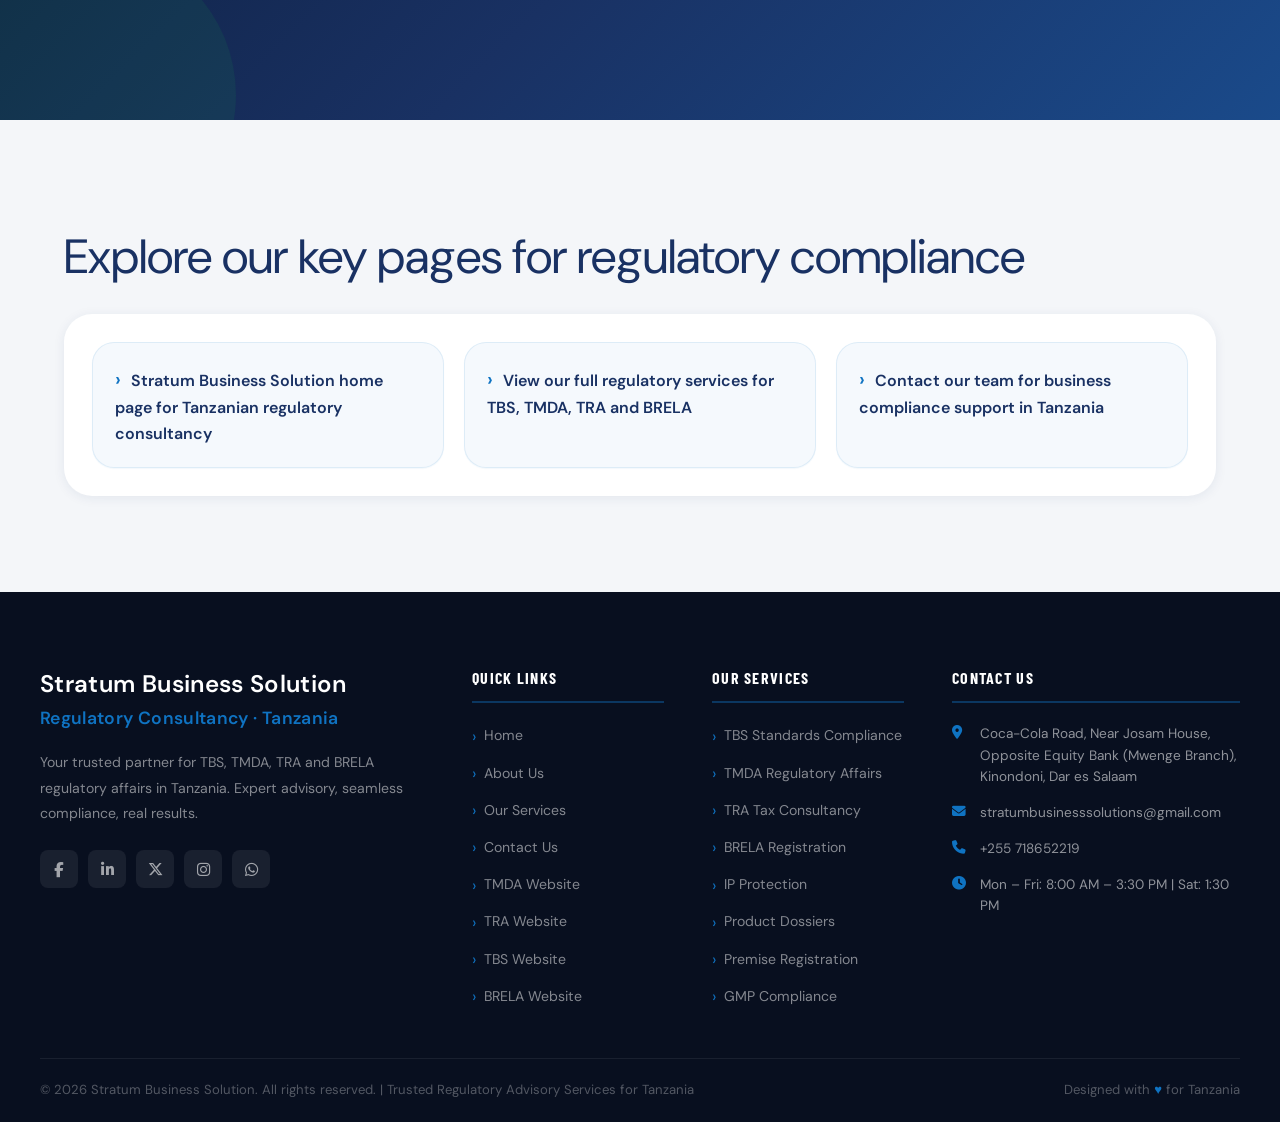
<file: about.html>
﻿<!DOCTYPE html>
<html lang="en">
<head>
  <meta charset="UTF-8" />
  <meta name="viewport" content="width=device-width, initial-scale=1.0" />
  <title>About Stratum Business Solution | Tanzanian Regulatory Compliance Experts</title>
  <meta name="description" content="Learn how Stratum Business Solution helps Tanzanian businesses achieve regulatory compliance with TBS, TMDA, TRA and BRELA advisory services. Trusted business compliance consultants in Tanzania." />
  <script type="application/ld+json">
  {
    "@context": "https://schema.org",
    "@type": "SiteNavigationElement",
    "name": "Main navigation",
    "hasPart": [
      {
        "@type": "SiteNavigationElement",
        "name": "Home",
        "url": "https://sbsconsultancy.co.tz/"
      },
      {
        "@type": "SiteNavigationElement",
        "name": "About",
        "url": "https://sbsconsultancy.co.tz/about.html"
      },
      {
        "@type": "SiteNavigationElement",
        "name": "Services",
        "url": "https://sbsconsultancy.co.tz/services.html"
      },
      {
        "@type": "SiteNavigationElement",
        "name": "Contact",
        "url": "https://sbsconsultancy.co.tz/contact.html"
      }
    ]
  }
  </script>
  <!-- Google Analytics 4 -->
  <script async src="https://www.googletagmanager.com/gtag/js?id=G-8VCKP2TEDZ"></script>
  <script>
    window.dataLayer = window.dataLayer || [];
    function gtag(){dataLayer.push(arguments);}
    gtag('js', new Date());
    gtag('config', 'G-8VCKP2TEDZ');
  </script>
  <link rel="stylesheet" href="style.css" />
  <link rel="stylesheet" href="https://cdnjs.cloudflare.com/ajax/libs/font-awesome/6.5.0/css/all.min.css" />
  <!-- Favicon Links -->
  <link rel="icon" href="/favicon.ico" type="image/x-icon">
  <link rel="apple-touch-icon" sizes="57x57" href="assets/favicoins/apple-icon-57x57.png">
  <link rel="apple-touch-icon" sizes="60x60" href="assets/favicoins/apple-icon-60x60.png">
  <link rel="apple-touch-icon" sizes="72x72" href="assets/favicoins/apple-icon-72x72.png">
  <link rel="apple-touch-icon" sizes="76x76" href="assets/favicoins/apple-icon-76x76.png">
  <link rel="apple-touch-icon" sizes="114x114" href="assets/favicoins/apple-icon-114x114.png">
  <link rel="apple-touch-icon" sizes="120x120" href="assets/favicoins/apple-icon-120x120.png">
  <link rel="apple-touch-icon" sizes="144x144" href="assets/favicoins/apple-icon-144x144.png">
  <link rel="apple-touch-icon" sizes="152x152" href="assets/favicoins/apple-icon-152x152.png">
  <link rel="apple-touch-icon" sizes="180x180" href="assets/favicoins/apple-icon-180x180.png">
  <link rel="icon" type="image/png" sizes="192x192" href="assets/favicoins/android-icon-192x192.png">
  <link rel="icon" type="image/png" sizes="32x32" href="assets/favicoins/favicon-32x32.png">
  <link rel="icon" type="image/png" sizes="96x96" href="assets/favicoins/favicon-96x96.png">
  <link rel="icon" type="image/png" sizes="16x16" href="assets/favicoins/favicon-16x16.png">
  <link rel="manifest" href="assets/favicoins/manifest.json">
  <meta name="msapplication-TileColor" content="#0f73c2">
  <meta name="theme-color" content="#0f73c2">
</head>
<body>

<!-- NAVBAR -->
<nav class="navbar" id="navbar">
  <div class="nav-inner">
    <a href="index.html" class="nav-logo">
      <img src="assets/images/company_logo.jpg.png" alt="Stratum Business Solution Logo" class="nav-logo-image">
      <span class="nav-logo-text">Stratum Business Solution</span>
    </a>
    <div class="nav-links">
      <a href="index.html" class="nav-link" data-page="index.html">Home</a>
      <a href="about.html" class="nav-link active" data-page="about.html">About</a>
      <a href="services.html" class="nav-link" data-page="services.html">Services</a>
      <a href="contact.html" class="nav-link" data-page="contact.html">Contact</a>
    </div>
    <a href="contact.html" class="btn btn-primary nav-cta">Get in Touch <i class="fas fa-arrow-right"></i></a>
    <button class="mobile-menu-toggle" id="mobileMenuToggle" aria-label="Menu">
      <span></span><span></span><span></span>
    </button>
  </div>
</nav>

<div class="mobile-menu" id="mobileMenu">
  <a href="index.html" class="nav-link">Home</a>
  <a href="about.html" class="nav-link">About</a>
  <a href="services.html" class="nav-link">Services</a>
  <a href="contact.html" class="nav-link">Contact</a>
  <a href="contact.html" class="btn btn-primary">Get in Touch</a>
</div>

<!-- PAGE HERO -->
<section class="page-hero">
  <div class="page-hero-inner">
    <span class="section-label white" style="justify-content:center; margin-bottom:12px;">Our Story</span>
    <h1 class="page-hero-title">About Stratum Business Solution</h1>
    <p class="page-hero-sub">A dedicated regulatory consultancy founded to help Tanzanian businesses navigate complex compliance requirements with confidence.</p>
    <div class="breadcrumb">
      <a href="index.html">Home</a>
      <i class="fas fa-chevron-right"></i>
      <span>About Us</span>
    </div>
  </div>
</section>

<!-- ABOUT INTRO -->
<section class="section-pad">
  <div class="container">
    <div class="about-intro">
      <div class="about-img reveal">
        <img src="assets/images/about/consultant.jpg" alt="Tanzanian consultant" loading="eager" />
        <div class="about-img-accent"></div>
        <div class="about-img-accent2"></div>
      </div>
      <div>
        <span class="section-label reveal">Who We Are</span>
        <h2 class="section-title reveal">Built on Expertise.<br>Driven by Compliance.</h2>
        <p class="section-sub reveal" style="max-width:100%;margin-bottom:20px;">
          Stratum Business Solution is a Tanzanian management consultancy specializing in regulatory advisory services across four key domains: TBS, TMDA, TRA, and BRELA.
        </p>
        <p class="section-sub reveal" style="max-width:100%;margin-bottom:32px;">
          Based in Mwenge, Dar es Salaam, we serve individuals, startups, SMEs, and established enterprises seeking expert guidance through Tanzania's regulatory landscape. Our approach is personal, precise and always in the best interest of our clients.
        </p>
        <div style="display:flex;gap:16px;flex-wrap:wrap;" class="reveal">
          <a href="contact.html" class="btn btn-primary">Work With Us <i class="fas fa-arrow-right"></i></a>
          <a href="services.html" class="btn btn-ghost">View Services</a>
        </div>
      </div>
    </div>
  </div>
</section>

<!-- MISSION & VISION -->
<section class="section-pad bg-gray">
  <div class="container">
    <div class="text-center reveal" style="margin-bottom:56px;">
      <span class="section-label">Our Purpose</span>
      <h2 class="section-title">Mission, Vision & Values</h2>
    </div>
    <div class="reveal about-mission-grid">
      <div style="background:var(--navy);color:white;padding:44px;border-radius:20px;position:relative;overflow:hidden;">
        <div style="position:absolute;top:-30px;right:-30px;width:120px;height:120px;border-radius:50%;background:rgba(15,115,194,0.2);"></div>
        <i class="fas fa-bullseye" style="font-size:2rem;color:var(--blue);margin-bottom:16px;display:block;position:relative;z-index:1;"></i>
        <h3 style="font-size:1.6rem;color:white;margin-bottom:12px;position:relative;z-index:1;">Our Mission</h3>
        <p style="color:rgba(255,255,255,0.7);line-height:1.85;font-size:0.95rem;position:relative;z-index:1;">To provide professional, accurate and client-focused regulatory consultancy that empowers Tanzanian businesses to operate in full compliance with TBS, TMDA, TRA and BRELA requirements reducing risk and creating growth opportunities.</p>
      </div>
      <div style="background:white;padding:44px;border-radius:20px;box-shadow:var(--shadow-sm);border:1px solid var(--gray-mid);">
        <i class="fas fa-eye" style="font-size:2rem;color:var(--green);margin-bottom:16px;display:block;"></i>
        <h3 style="font-size:1.6rem;color:var(--navy);margin-bottom:12px;">Our Vision</h3>
        <p style="color:var(--gray-text);line-height:1.85;font-size:0.95rem;">To be Tanzania's most trusted and recognized regulatory consultancy firm known for excellence, integrity and the tangible impact we create for every client we serve, from individual entrepreneurs to large institutions.</p>
      </div>
    </div>
    <div class="values-grid">
      <div class="value-card reveal">
        <div class="value-icon vi-blue"><i class="fas fa-balance-scale"></i></div>
        <h4 class="value-title">Integrity</h4>
        <p class="value-text">We operate with complete transparency and ethical standards in every engagement, ensuring clients can always trust our advice.</p>
      </div>
      <div class="value-card reveal reveal-delay-1">
        <div class="value-icon vi-green"><i class="fas fa-graduation-cap"></i></div>
        <h4 class="value-title">Expertise</h4>
        <p class="value-text">Deep, specialized knowledge in regulatory frameworks ensures our clients receive accurate, up to date guidance every time.</p>
      </div>
      <div class="value-card reveal reveal-delay-2">
        <div class="value-icon vi-navy"><i class="fas fa-user-tie"></i></div>
        <h4 class="value-title">Client-First</h4>
        <p class="value-text">Every strategy, recommendation and action is driven by what is genuinely best for the client's long term success.</p>
      </div>
      <div class="value-card reveal reveal-delay-3">
        <div class="value-icon vi-gold"><i class="fas fa-check-circle"></i></div>
        <h4 class="value-title">Compliance</h4>
        <p class="value-text">We uphold the highest standards of regulatory compliance and ensure our work reflects the latest legal requirements in Tanzania.</p>
      </div>
    </div>
  </div>
</section>

<!-- LEADERSHIP SECTION -->
<section class="section-pad founder-section">
  <div class="container">
    <div class="founder-grid">
      <div class="founder-img-wrap reveal">
        <img class="founder-img" src="assets/images/about/founder.jpg" alt="Tanzanian professional portrait" loading="eager" />
        <div class="founder-cert">
          <i class="fas fa-id-card"></i>
          <div class="founder-cert-text">
            <strong>Leadership Team</strong>
            Regulatory Consultancy Experts
          </div>
        </div>
      </div>
      <div>
        <span class="section-label white reveal">Leadership</span>
        <h2 class="section-title white reveal">Meet Our Regulatory Leadership</h2>
        <p style="color:rgba(255,255,255,0.7);line-height:1.9;margin-bottom:20px;font-size:1rem;" class="reveal">
          Stratum Business Solution is guided by a dedicated leadership team with deep knowledge of Tanzanian regulatory frameworks. Our consultants combine practical experience and compliance expertise to support businesses across TBS, TMDA, TRA, and BRELA.
        </p>
        <p style="color:rgba(255,255,255,0.7);line-height:1.9;margin-bottom:36px;font-size:1rem;" class="reveal">
          We deliver reliable advisory services, clear regulatory guidance, and dedicated support to help your business stay compliant while moving forward confidently.
        </p>
        <div class="reveal founder-info-grid">
          <div style="background:rgba(255,255,255,0.07);border:1px solid rgba(255,255,255,0.12);border-radius:12px;padding:16px 20px;">
            <i class="fas fa-map-marker-alt" style="color:var(--blue);margin-bottom:8px;display:block;"></i>
            <div style="font-size:0.78rem;color:rgba(255,255,255,0.45);text-transform:uppercase;letter-spacing:0.08em;margin-bottom:4px;">Location</div>
            <div style="color:white;font-size:0.9rem;">Dar es Salaam, Tanzania</div>
          </div>
          <div style="background:rgba(255,255,255,0.07);border:1px solid rgba(255,255,255,0.12);border-radius:12px;padding:16px 20px;">
            <i class="fas fa-briefcase" style="color:var(--green);margin-bottom:8px;display:block;"></i>
            <div style="font-size:0.78rem;color:rgba(255,255,255,0.45);text-transform:uppercase;letter-spacing:0.08em;margin-bottom:4px;">Specialization</div>
            <div style="color:white;font-size:0.9rem;">Regulatory Consultancy</div>
          </div>
        </div>
      </div>
    </div>
  </div>
</section>

<!-- CTA -->
<section class="cta-banner section-pad">
  <div class="container">
    <div class="cta-inner">
      <h2 class="section-title white reveal">Ready to Work With Us?</h2>
      <p class="section-sub white reveal">Get in touch today for a free consultation and let's discuss how Stratum can solve your regulatory challenges.</p>
      <div class="cta-buttons reveal">
        <a href="contact.html" class="btn btn-green">Book a Free Consultation <i class="fas fa-calendar-check"></i></a>
        <a href="services.html" class="btn btn-outline">Explore Services</a>
      </div>
    </div>
  </div>
</section>

<section class="section-pad bg-gray">
  <div class="container">
    <div class="section-title">Explore our key pages for regulatory compliance</div>
    <ul class="link-list">
      <li><a href="index.html">Stratum Business Solution home page for Tanzanian regulatory consultancy</a></li>
      <li><a href="services.html">View our full regulatory services for TBS, TMDA, TRA and BRELA</a></li>
      <li><a href="contact.html">Contact our team for business compliance support in Tanzania</a></li>
    </ul>
  </div>
</section>

<!-- FOOTER -->
<footer class="footer">
  <div class="footer-grid">
    <div>
      <div class="footer-logo nav-logo-text">
        <span class="brand">Stratum Business Solution</span>
        <span class="sub">Regulatory Consultancy · Tanzania</span>
      </div>
      <p class="footer-tagline">Your trusted partner for TBS, TMDA, TRA and BRELA regulatory affairs in Tanzania. Expert advisory, seamless compliance, real results.</p>
      <div class="footer-socials">
        <a href="#" class="footer-social" aria-label="Facebook"><i class="fab fa-facebook-f"></i></a>
        <a href="#" class="footer-social" aria-label="LinkedIn"><i class="fab fa-linkedin-in"></i></a>
        <a href="#" class="footer-social" aria-label="Twitter"><i class="fab fa-x-twitter"></i></a>
        <a href="#" class="footer-social" aria-label="Instagram"><i class="fab fa-instagram"></i></a>
        <a href="#" class="footer-social" aria-label="WhatsApp"><i class="fab fa-whatsapp"></i></a>
      </div>
    </div>
    <div>
      <div class="footer-col-title">Quick Links</div>
      <div class="footer-links">
        <a href="index.html" class="footer-link">Home</a>
        <a href="about.html" class="footer-link">About Us</a>
        <a href="services.html" class="footer-link">Our Services</a>
        <a href="contact.html" class="footer-link">Contact Us</a>
        <a href="https://www.tmda.go.tz/" class="footer-link" target="_blank" rel="noopener noreferrer">TMDA Website</a>
        <a href="https://www.tra.go.tz/" class="footer-link" target="_blank" rel="noopener noreferrer">TRA Website</a>
        <a href="https://www.tbs.go.tz/" class="footer-link" target="_blank" rel="noopener noreferrer">TBS Website</a>
        <a href="https://www.brela.go.tz/" class="footer-link" target="_blank" rel="noopener noreferrer">BRELA Website</a>
      </div>
    </div>
    <div>
      <div class="footer-col-title">Our Services</div>
      <div class="footer-links">
        <a href="services.html#tbs" class="footer-link">TBS Standards Compliance</a>
        <a href="services.html#tmda" class="footer-link">TMDA Regulatory Affairs</a>
        <a href="services.html#tra" class="footer-link">TRA Tax Consultancy</a>
        <a href="services.html#brela" class="footer-link">BRELA Registration</a>
        <a href="services.html#brela" class="footer-link">IP Protection</a>
        <a href="services.html#tmda" class="footer-link">Product Dossiers</a>
        <a href="services.html#tmda" class="footer-link">Premise Registration</a>
        <a href="services.html#tmda" class="footer-link">GMP Compliance</a>
      </div>
    </div>
    <div>
      <div class="footer-col-title">Contact Us</div>
      <div class="footer-contact">
        <div class="footer-contact-item">
          <i class="fas fa-map-marker-alt"></i>
          <span>Coca-Cola Road, Near Josam House, Opposite Equity Bank (Mwenge Branch), Kinondoni, Dar es Salaam</span>
        </div>
        <div class="footer-contact-item">
          <i class="fas fa-envelope"></i>
          <span>stratumbusinesssolutions@gmail.com</span>
        </div>
        <div class="footer-contact-item">
          <i class="fas fa-phone"></i>
          <span>+255 718652219</span>
        </div>
        <div class="footer-contact-item">
          <i class="fas fa-clock"></i>
          <span>Mon – Fri: 8:00 AM – 3:30 PM | Sat: 1:30 PM</span>
        </div>
      </div>
    </div>
  </div>
  <div class="footer-bottom">
    <span>© 2026 Stratum Business Solution. All rights reserved. | Trusted Regulatory Advisory Services for Tanzania</span>
    <span>Designed with <span style="color:var(--blue)">♥</span> for Tanzania</span>
  </div>
</footer>

<script src="script.js"></script>
</body>
</html>
</file>
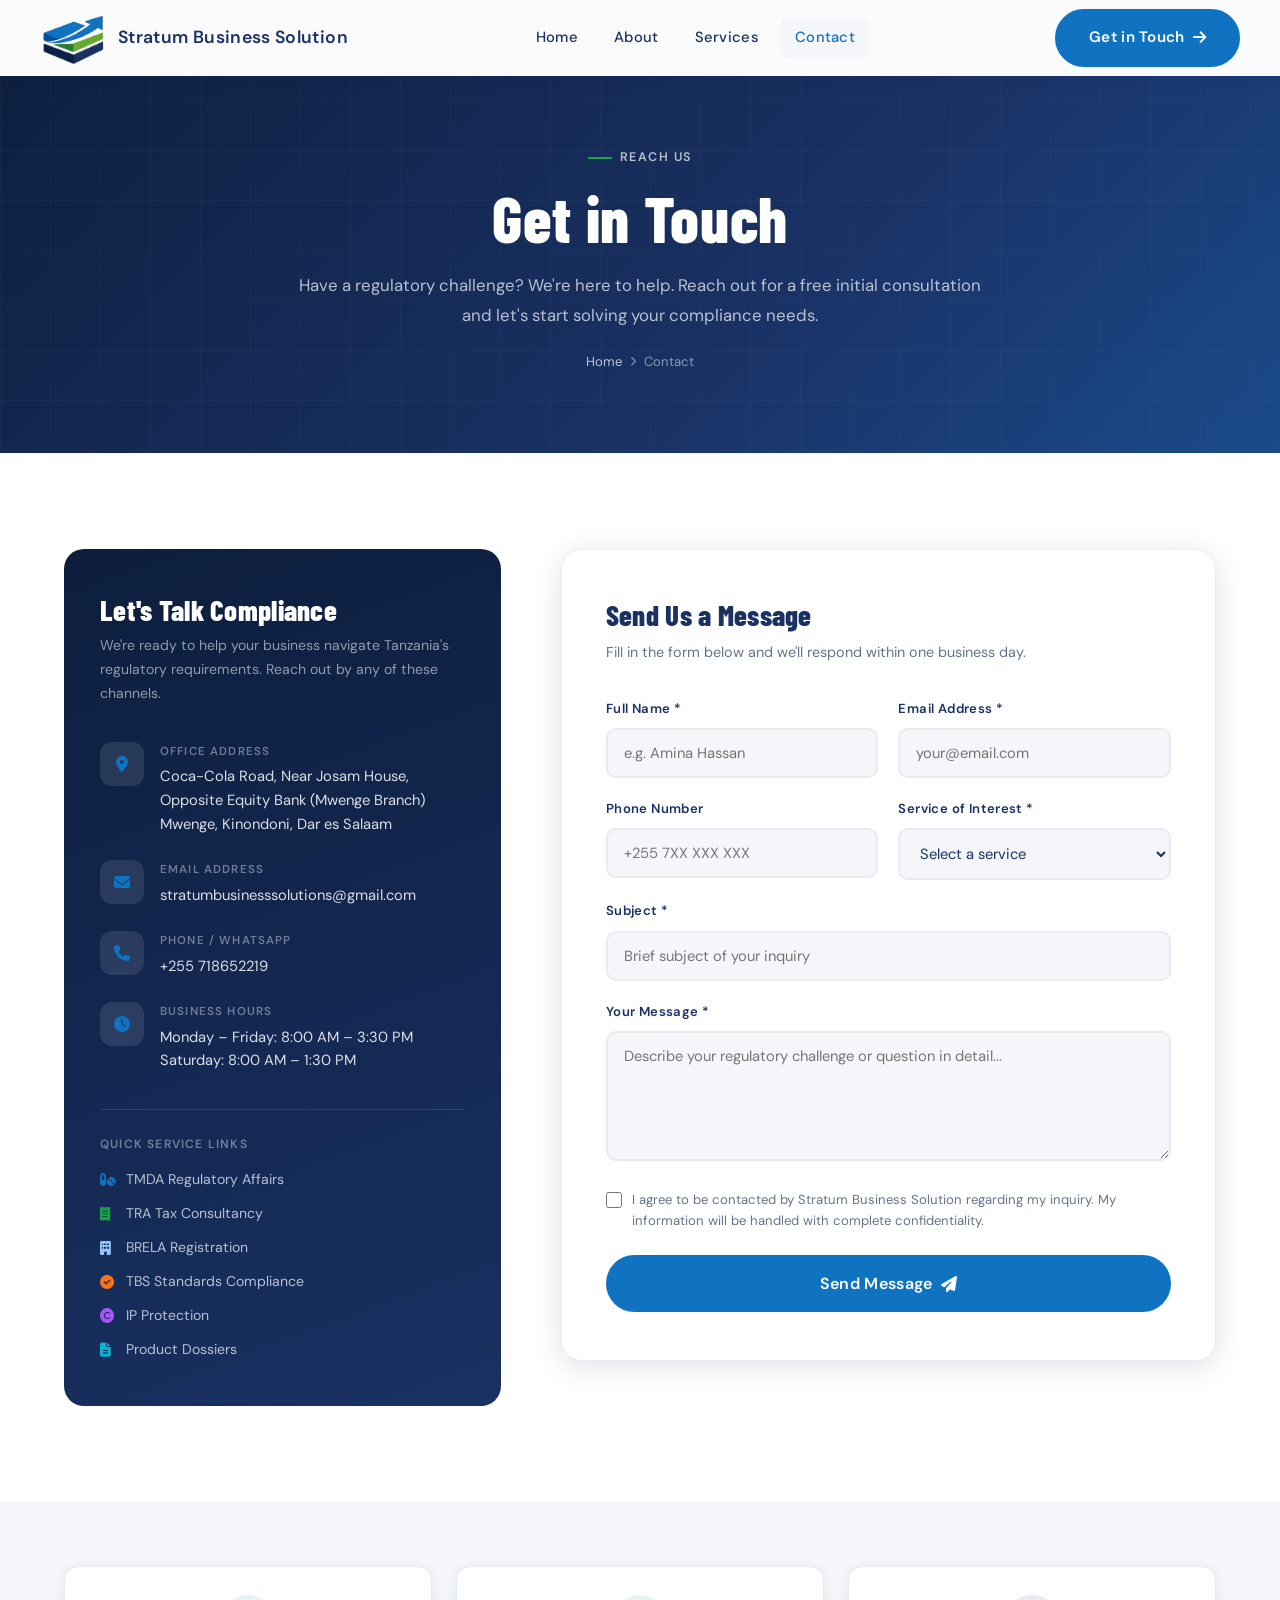
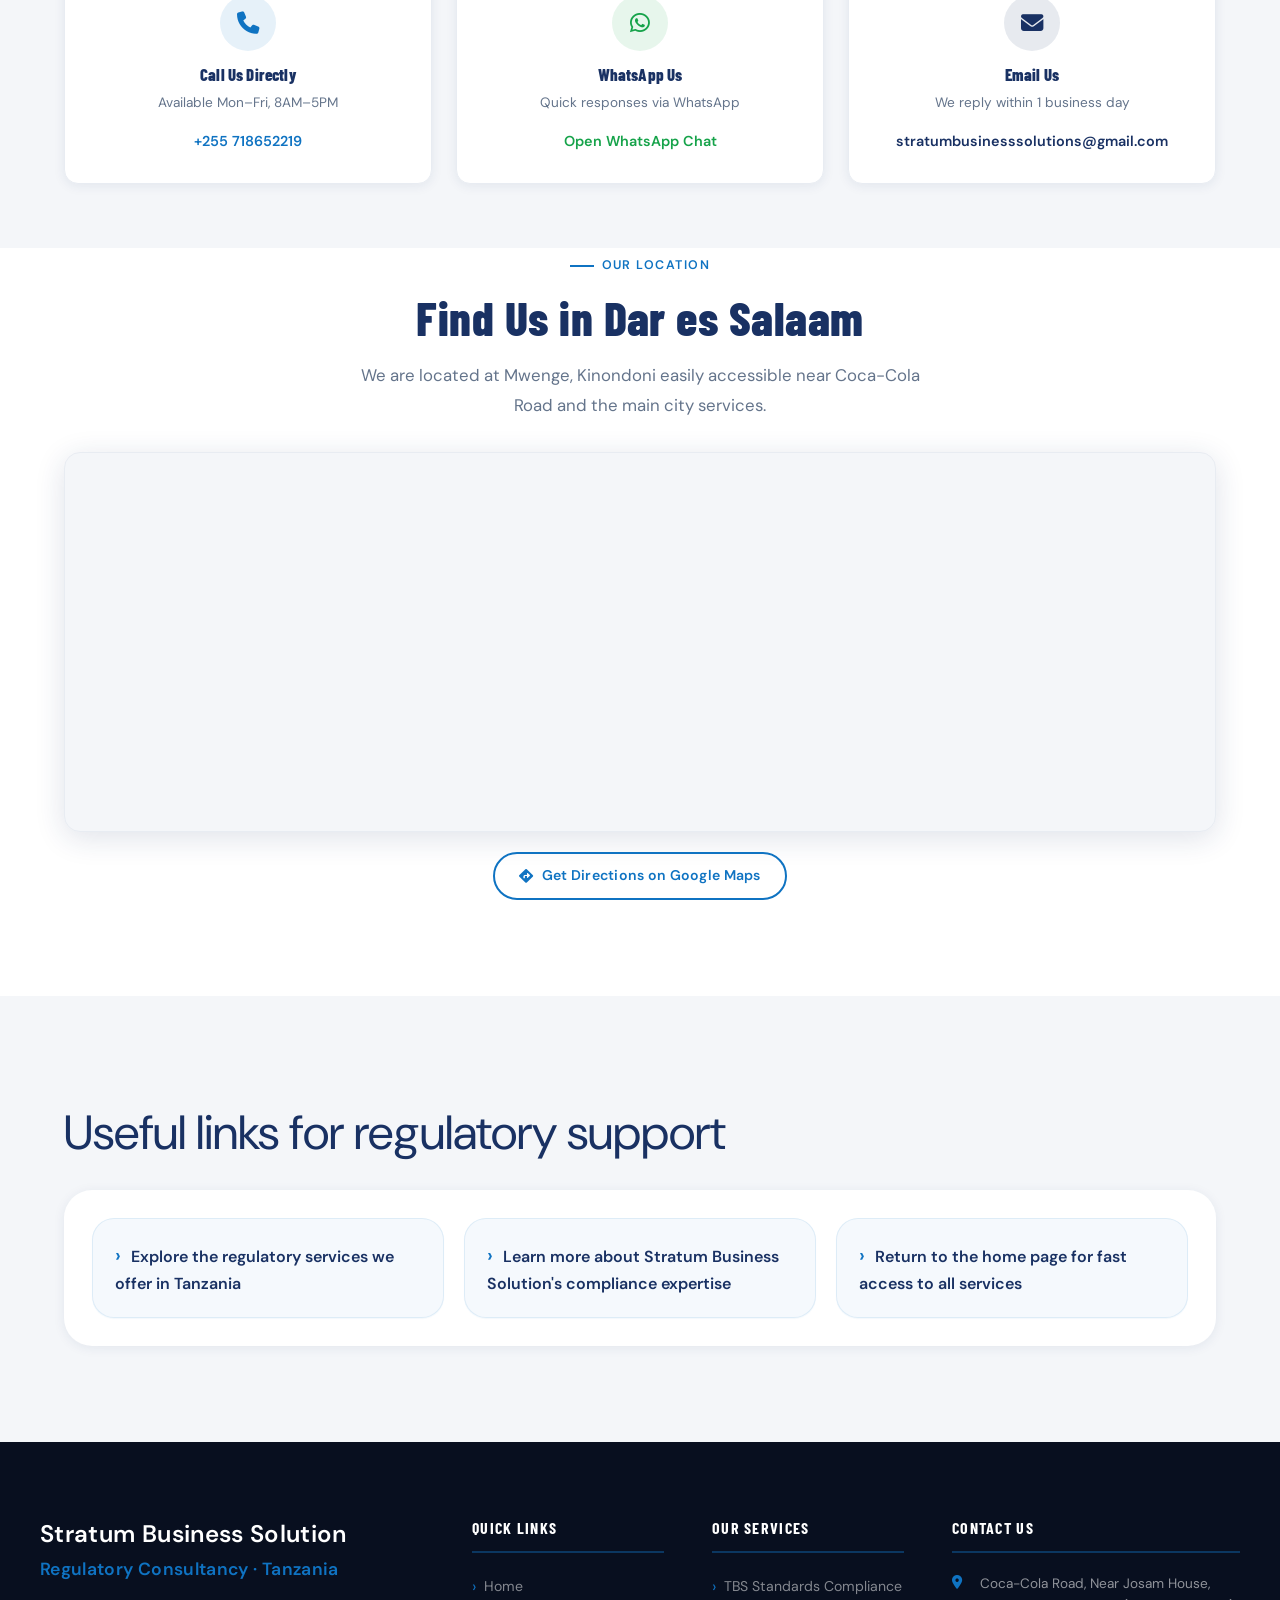
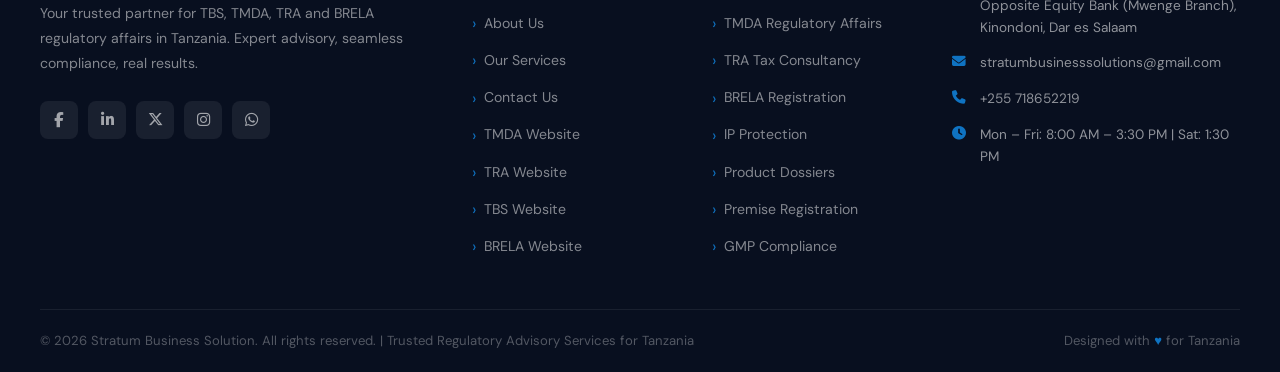
<file: contact.html>
﻿<!DOCTYPE html>
<html lang="en">
<head>
  <meta charset="UTF-8" />
  <meta name="viewport" content="width=device-width, initial-scale=1.0" />
  <title>Contact Stratum Business Solution | Tanzanian Compliance Consultancy</title>
  <meta name="description" content="Contact Stratum Business Solution in Dar es Salaam for TBS, TMDA, TRA and BRELA regulatory consultancy. Request a compliance review or business advisory support." />
  <script type="application/ld+json">
  {
    "@context": "https://schema.org",
    "@type": "SiteNavigationElement",
    "name": "Main navigation",
    "hasPart": [
      {
        "@type": "SiteNavigationElement",
        "name": "Home",
        "url": "https://sbsconsultancy.co.tz/"
      },
      {
        "@type": "SiteNavigationElement",
        "name": "About",
        "url": "https://sbsconsultancy.co.tz/about.html"
      },
      {
        "@type": "SiteNavigationElement",
        "name": "Services",
        "url": "https://sbsconsultancy.co.tz/services.html"
      },
      {
        "@type": "SiteNavigationElement",
        "name": "Contact",
        "url": "https://sbsconsultancy.co.tz/contact.html"
      }
    ]
  }
  </script>
  <!-- Google Analytics 4 -->
  <script async src="https://www.googletagmanager.com/gtag/js?id=G-8VCKP2TEDZ"></script>
  <script>
    window.dataLayer = window.dataLayer || [];
    function gtag(){dataLayer.push(arguments);}
    gtag('js', new Date());
    gtag('config', 'G-8VCKP2TEDZ');
  </script>
  <link rel="stylesheet" href="style.css" />
  <link rel="stylesheet" href="https://cdnjs.cloudflare.com/ajax/libs/font-awesome/6.5.0/css/all.min.css" />
  <!-- Favicon Links -->
  <link rel="icon" href="/favicon.ico" type="image/x-icon">
  <link rel="apple-touch-icon" sizes="57x57" href="assets/favicoins/apple-icon-57x57.png">
  <link rel="apple-touch-icon" sizes="60x60" href="assets/favicoins/apple-icon-60x60.png">
  <link rel="apple-touch-icon" sizes="72x72" href="assets/favicoins/apple-icon-72x72.png">
  <link rel="apple-touch-icon" sizes="76x76" href="assets/favicoins/apple-icon-76x76.png">
  <link rel="apple-touch-icon" sizes="114x114" href="assets/favicoins/apple-icon-114x114.png">
  <link rel="apple-touch-icon" sizes="120x120" href="assets/favicoins/apple-icon-120x120.png">
  <link rel="apple-touch-icon" sizes="144x144" href="assets/favicoins/apple-icon-144x144.png">
  <link rel="apple-touch-icon" sizes="152x152" href="assets/favicoins/apple-icon-152x152.png">
  <link rel="apple-touch-icon" sizes="180x180" href="assets/favicoins/apple-icon-180x180.png">
  <link rel="icon" type="image/png" sizes="192x192" href="assets/favicoins/android-icon-192x192.png">
  <link rel="icon" type="image/png" sizes="32x32" href="assets/favicoins/favicon-32x32.png">
  <link rel="icon" type="image/png" sizes="96x96" href="assets/favicoins/favicon-96x96.png">
  <link rel="icon" type="image/png" sizes="16x16" href="assets/favicoins/favicon-16x16.png">
  <link rel="manifest" href="assets/favicoins/manifest.json">
  <meta name="msapplication-TileColor" content="#0f73c2">
  <meta name="theme-color" content="#0f73c2">
</head>
<body>

<!-- NAVBAR -->
<nav class="navbar" id="navbar">
  <div class="nav-inner">
    <a href="index.html" class="nav-logo">
      <img src="assets/images/company_logo.jpg.png" alt="Stratum Business Solution Logo" class="nav-logo-image">
      <span class="nav-logo-text">Stratum Business Solution</span>
    </a>
    <div class="nav-links">
      <a href="index.html" class="nav-link" data-page="index.html">Home</a>
      <a href="about.html" class="nav-link" data-page="about.html">About</a>
      <a href="services.html" class="nav-link" data-page="services.html">Services</a>
      <a href="contact.html" class="nav-link active" data-page="contact.html">Contact</a>
    </div>
    <a href="contact.html" class="btn btn-primary nav-cta">Get in Touch <i class="fas fa-arrow-right"></i></a>
    <button class="mobile-menu-toggle" id="mobileMenuToggle" aria-label="Menu">
      <span></span><span></span><span></span>
    </button>
  </div>
</nav>

<div class="mobile-menu" id="mobileMenu">
  <a href="index.html" class="nav-link">Home</a>
  <a href="about.html" class="nav-link">About</a>
  <a href="services.html" class="nav-link">Services</a>
  <a href="contact.html" class="nav-link">Contact</a>
  <a href="contact.html" class="btn btn-primary">Get in Touch</a>
</div>

<!-- PAGE HERO -->
<section class="page-hero">
  <div class="page-hero-inner">
    <span class="section-label white" style="justify-content:center;margin-bottom:12px;">Reach Us</span>
    <h1 class="page-hero-title">Get in Touch</h1>
    <p class="page-hero-sub">Have a regulatory challenge? We're here to help. Reach out for a free initial consultation and let's start solving your compliance needs.</p>
    <div class="breadcrumb">
      <a href="index.html">Home</a>
      <i class="fas fa-chevron-right"></i>
      <span>Contact</span>
    </div>
  </div>
</section>

<!-- CONTACT FORM + INFO -->
<section class="section-pad">
  <div class="container">
    <div class="contact-grid">
      <!-- Info Card -->
      <div class="contact-info-card reveal">
        <h2 class="contact-info-title">Let's Talk Compliance</h2>
        <p class="contact-info-sub">We're ready to help your business navigate Tanzania's regulatory requirements. Reach out by any of these channels.</p>

        <div class="contact-details">
          <div class="contact-detail-item">
            <div class="contact-detail-icon"><i class="fas fa-map-marker-alt"></i></div>
            <div>
              <div class="contact-detail-label">Office Address</div>
              <div class="contact-detail-value">Coca-Cola Road, Near Josam House, Opposite Equity Bank (Mwenge Branch)<br>Mwenge, Kinondoni, Dar es Salaam</div>
            </div>
          </div>
          <div class="contact-detail-item">
            <div class="contact-detail-icon"><i class="fas fa-envelope"></i></div>
            <div>
              <div class="contact-detail-label">Email Address</div>
              <div class="contact-detail-value">stratumbusinesssolutions@gmail.com</div>
            </div>
          </div>
          <div class="contact-detail-item">
            <div class="contact-detail-icon"><i class="fas fa-phone"></i></div>
            <div>
              <div class="contact-detail-label">Phone / WhatsApp</div>
              <div class="contact-detail-value">+255 718652219</div>
            </div>
          </div>
          <div class="contact-detail-item">
            <div class="contact-detail-icon"><i class="fas fa-clock"></i></div>
            <div>
              <div class="contact-detail-label">Business Hours</div>
              <div class="contact-detail-value">Monday – Friday: 8:00 AM – 3:30 PM<br>Saturday: 8:00 AM – 1:30 PM</div>
            </div>
          </div>
        </div>

        <!-- Service Quick Links -->
        <div style="padding-top:24px;border-top:1px solid rgba(255,255,255,0.1);">
          <div style="font-size:0.75rem;font-weight:600;text-transform:uppercase;letter-spacing:0.1em;color:rgba(255,255,255,0.4);margin-bottom:14px;">Quick Service Links</div>
          <div style="display:flex;flex-direction:column;gap:10px;">
            <a href="services.html#tmda" style="display:flex;align-items:center;gap:10px;color:rgba(255,255,255,0.7);font-size:0.88rem;text-decoration:none;transition:color 0.2s;" onmouseover="this.style.color='white'" onmouseout="this.style.color='rgba(255,255,255,0.7)'">
              <i class="fas fa-pills" style="color:var(--blue);width:16px;"></i> TMDA Regulatory Affairs
            </a>
            <a href="services.html#tra" style="display:flex;align-items:center;gap:10px;color:rgba(255,255,255,0.7);font-size:0.88rem;text-decoration:none;transition:color 0.2s;" onmouseover="this.style.color='white'" onmouseout="this.style.color='rgba(255,255,255,0.7)'">
              <i class="fas fa-receipt" style="color:var(--green);width:16px;"></i> TRA Tax Consultancy
            </a>
            <a href="services.html#brela" style="display:flex;align-items:center;gap:10px;color:rgba(255,255,255,0.7);font-size:0.88rem;text-decoration:none;transition:color 0.2s;" onmouseover="this.style.color='white'" onmouseout="this.style.color='rgba(255,255,255,0.7)'">
              <i class="fas fa-building" style="color:#93c5fd;width:16px;"></i> BRELA Registration
            </a>
            <a href="services.html#tbs" style="display:flex;align-items:center;gap:10px;color:rgba(255,255,255,0.7);font-size:0.88rem;text-decoration:none;transition:color 0.2s;" onmouseover="this.style.color='white'" onmouseout="this.style.color='rgba(255,255,255,0.7)'">
              <i class="fas fa-check-circle" style="color:#f97316;width:16px;"></i> TBS Standards Compliance
            </a>
            <a href="services.html#brela" style="display:flex;align-items:center;gap:10px;color:rgba(255,255,255,0.7);font-size:0.88rem;text-decoration:none;transition:color 0.2s;" onmouseover="this.style.color='white'" onmouseout="this.style.color='rgba(255,255,255,0.7)'">
              <i class="fas fa-copyright" style="color:#a855f7;width:16px;"></i> IP Protection
            </a>
            <a href="services.html#tmda" style="display:flex;align-items:center;gap:10px;color:rgba(255,255,255,0.7);font-size:0.88rem;text-decoration:none;transition:color 0.2s;" onmouseover="this.style.color='white'" onmouseout="this.style.color='rgba(255,255,255,0.7)'">
              <i class="fas fa-file-alt" style="color:#06b6d4;width:16px;"></i> Product Dossiers
            </a>
          </div>
        </div>
      </div>

      <!-- Form -->
      <div class="contact-form-card reveal reveal-delay-1">
        <h2 class="contact-form-title">Send Us a Message</h2>
        <p class="contact-form-sub">Fill in the form below and we'll respond within one business day.</p>

        <form id="contactForm" action="https://api.web3forms.com/submit" method="POST">
          <input type="hidden" name="access_key" value="77ccc626-1307-483e-be85-29538ffe6a92" />
          <input type="hidden" name="email_to" value="stratumbusinesssolutions@gmail.com" />
          <input type="hidden" name="redirect" value="thank-you.html" />
          <div class="form-row">
            <div class="form-group">
              <label class="form-label" for="fullName">Full Name *</label>
              <input class="form-input" type="text" id="fullName" name="name" placeholder="e.g. Amina Hassan" required />
            </div>
            <div class="form-group">
              <label class="form-label" for="email">Email Address *</label>
              <input class="form-input" type="email" id="email" name="email" placeholder="your@email.com" required />
            </div>
          </div>
          <div class="form-row">
            <div class="form-group">
              <label class="form-label" for="phone">Phone Number</label>
              <input class="form-input" type="tel" id="phone" name="phone" placeholder="+255 7XX XXX XXX" />
            </div>
            <div class="form-group">
              <label class="form-label" for="service">Service of Interest *</label>
              <select class="form-select" id="service" name="service" required>
                <option value="" disabled selected>Select a service</option>
                <option value="tbs">TBS Standards</option>
                <option value="tmda">TMDA Regulatory Affairs</option>
                <option value="tra">TRA Tax Consultancy</option>
                <option value="brela">BRELA Registration</option>
                <option value="general">General Consultancy</option>
                <option value="other">Other</option>
              </select>
            </div>
          </div>
          <div class="form-group">
            <label class="form-label" for="subject">Subject *</label>
            <input class="form-input" type="text" id="subject" name="subject" placeholder="Brief subject of your inquiry" required />
          </div>
          <div class="form-group">
            <label class="form-label" for="message">Your Message *</label>
            <textarea class="form-textarea" id="message" name="message" placeholder="Describe your regulatory challenge or question in detail..." required></textarea>
          </div>

          <!-- Agreement -->
          <div style="display:flex;align-items:flex-start;gap:10px;margin-bottom:24px;">
            <input type="checkbox" id="agree" style="margin-top:3px;accent-color:var(--blue);width:16px;height:16px;flex-shrink:0;" />
            <label for="agree" style="font-size:0.82rem;color:var(--gray-text);line-height:1.6;cursor:pointer;">
              I agree to be contacted by Stratum Business Solution regarding my inquiry. My information will be handled with complete confidentiality.
            </label>
          </div>

          <button type="submit" class="btn btn-primary" style="width:100%;justify-content:center;padding:16px 32px;font-size:1rem;">
            Send Message <i class="fas fa-paper-plane"></i>
          </button>
        </form>
      </div>
    </div>
  </div>
</section>

<!-- QUICK CONTACT STRIP -->
<section class="section-pad-sm bg-gray">
  <div class="container">
    <div class="reveal contact-quick-grid">
      <div class="contact-quick-card" style="background:white;border-radius:14px;padding:28px 24px;text-align:center;box-shadow:var(--shadow-sm);border:1px solid var(--gray-mid);transition:var(--transition);" onmouseover="this.style.transform='translateY(-4px)';this.style.boxShadow='var(--shadow-md)'" onmouseout="this.style.transform='translateY(0)';this.style.boxShadow='var(--shadow-sm)'">
        <div style="width:56px;height:56px;background:rgba(15,115,194,0.1);color:var(--blue);border-radius:50%;display:flex;align-items:center;justify-content:center;font-size:1.4rem;margin:0 auto 14px;">
          <i class="fas fa-phone"></i>
        </div>
        <h4 style="font-size:1.05rem;color:var(--navy);margin-bottom:6px;">Call Us Directly</h4>
        <p style="font-size:0.85rem;color:var(--gray-text);margin-bottom:12px;">Available Mon–Fri, 8AM–5PM</p>
        <a href="tel:+255718652219" style="color:var(--blue);font-weight:600;font-size:0.9rem;">+255 718652219</a>
      </div>
      <div style="background:white;border-radius:14px;padding:28px 24px;text-align:center;box-shadow:var(--shadow-sm);border:1px solid var(--gray-mid);transition:var(--transition);" onmouseover="this.style.transform='translateY(-4px)';this.style.boxShadow='var(--shadow-md)'" onmouseout="this.style.transform='translateY(0)';this.style.boxShadow='var(--shadow-sm)'">
        <div style="width:56px;height:56px;background:rgba(22,163,74,0.1);color:var(--green);border-radius:50%;display:flex;align-items:center;justify-content:center;font-size:1.4rem;margin:0 auto 14px;">
          <i class="fab fa-whatsapp"></i>
        </div>
        <h4 style="font-size:1.05rem;color:var(--navy);margin-bottom:6px;">WhatsApp Us</h4>
        <p style="font-size:0.85rem;color:var(--gray-text);margin-bottom:12px;">Quick responses via WhatsApp</p>
        <a href="https://wa.me/255718652219" style="color:var(--green);font-weight:600;font-size:0.9rem;">Open WhatsApp Chat</a>
      </div>
      <div style="background:white;border-radius:14px;padding:28px 24px;text-align:center;box-shadow:var(--shadow-sm);border:1px solid var(--gray-mid);transition:var(--transition);" onmouseover="this.style.transform='translateY(-4px)';this.style.boxShadow='var(--shadow-md)'" onmouseout="this.style.transform='translateY(0)';this.style.boxShadow='var(--shadow-sm)'">
        <div style="width:56px;height:56px;background:rgba(25,49,99,0.1);color:var(--navy);border-radius:50%;display:flex;align-items:center;justify-content:center;font-size:1.4rem;margin:0 auto 14px;">
          <i class="fas fa-envelope"></i>
        </div>
        <h4 style="font-size:1.05rem;color:var(--navy);margin-bottom:6px;">Email Us</h4>
        <p style="font-size:0.85rem;color:var(--gray-text);margin-bottom:12px;">We reply within 1 business day</p>
        <a href="mailto:stratumbusinesssolutions@gmail.com" style="color:var(--navy);font-weight:600;font-size:0.9rem;">stratumbusinesssolutions@gmail.com</a>
      </div>
    </div>
  </div>
</section>

<!-- MAP -->
<section class="map-section">
  <div class="container">
    <div class="text-center reveal" style="margin-bottom:32px;">
      <span class="section-label">Our Location</span>
      <h2 class="section-title">Find Us in Dar es Salaam</h2>
      <p class="section-sub" style="margin:0 auto;">We are located at Mwenge, Kinondoni easily accessible near Coca-Cola Road and the main city services.</p>
    </div>
    <div class="map-container reveal">
      <iframe
        src="https://maps.google.com/maps?q=Mwenge%2C%20Dar%20es%20Salaam&amp;z=15&amp;output=embed"
        width="100%"
        height="100%"
        style="border:0;border-radius:16px;"
        allowfullscreen=""
        loading="lazy"
        referrerpolicy="no-referrer-when-downgrade"
        title="Stratum Business Solution Location"
      ></iframe>
    </div>
    <div style="display:flex;justify-content:center;margin-top:20px;" class="reveal">
      <a href="https://maps.google.com/?q=Mwenge+Kinondoni+Dar+es+Salaam" target="_blank" class="btn btn-ghost">
        <i class="fas fa-directions"></i> Get Directions on Google Maps
      </a>
    </div>
  </div>
</section>

<section class="section-pad bg-gray">
  <div class="container">
    <div class="section-title">Useful links for regulatory support</div>
    <ul class="link-list">
      <li><a href="services.html">Explore the regulatory services we offer in Tanzania</a></li>
      <li><a href="about.html">Learn more about Stratum Business Solution's compliance expertise</a></li>
      <li><a href="index.html">Return to the home page for fast access to all services</a></li>
    </ul>
  </div>
</section>

<!-- ══════════════════ FOOTER ══════════════════ -->
<footer class="footer">
  <div class="footer-grid">
    <div>
      <div class="footer-logo nav-logo-text">
        <span class="brand">Stratum Business Solution</span>
        <span class="sub">Regulatory Consultancy · Tanzania</span>
      </div>
      <p class="footer-tagline">Your trusted partner for TBS, TMDA, TRA and BRELA regulatory affairs in Tanzania. Expert advisory, seamless compliance, real results.</p>
      <div class="footer-socials">
        <a href="#" class="footer-social" aria-label="Facebook"><i class="fab fa-facebook-f"></i></a>
        <a href="#" class="footer-social" aria-label="LinkedIn"><i class="fab fa-linkedin-in"></i></a>
        <a href="#" class="footer-social" aria-label="Twitter"><i class="fab fa-x-twitter"></i></a>
        <a href="#" class="footer-social" aria-label="Instagram"><i class="fab fa-instagram"></i></a>
        <a href="#" class="footer-social" aria-label="WhatsApp"><i class="fab fa-whatsapp"></i></a>
      </div>
    </div>
    <div>
      <div class="footer-col-title">Quick Links</div>
      <div class="footer-links">
        <a href="index.html" class="footer-link">Home</a>
        <a href="about.html" class="footer-link">About Us</a>
        <a href="services.html" class="footer-link">Our Services</a>
        <a href="contact.html" class="footer-link">Contact Us</a>
        <a href="https://www.tmda.go.tz/" class="footer-link" target="_blank" rel="noopener noreferrer">TMDA Website</a>
        <a href="https://www.tra.go.tz/" class="footer-link" target="_blank" rel="noopener noreferrer">TRA Website</a>
        <a href="https://www.tbs.go.tz/" class="footer-link" target="_blank" rel="noopener noreferrer">TBS Website</a>
        <a href="https://www.brela.go.tz/" class="footer-link" target="_blank" rel="noopener noreferrer">BRELA Website</a>
      </div>
    </div>
    <div>
      <div class="footer-col-title">Our Services</div>
      <div class="footer-links">
        <a href="services.html#tbs" class="footer-link">TBS Standards Compliance</a>
        <a href="services.html#tmda" class="footer-link">TMDA Regulatory Affairs</a>
        <a href="services.html#tra" class="footer-link">TRA Tax Consultancy</a>
        <a href="services.html#brela" class="footer-link">BRELA Registration</a>
        <a href="services.html#brela" class="footer-link">IP Protection</a>
        <a href="services.html#tmda" class="footer-link">Product Dossiers</a>
        <a href="services.html#tmda" class="footer-link">Premise Registration</a>
        <a href="services.html#tmda" class="footer-link">GMP Compliance</a>
      </div>
    </div>
    <div>
      <div class="footer-col-title">Contact Us</div>
      <div class="footer-contact">
        <div class="footer-contact-item">
          <i class="fas fa-map-marker-alt"></i>
          <span>Coca-Cola Road, Near Josam House, Opposite Equity Bank (Mwenge Branch), Kinondoni, Dar es Salaam</span>
        </div>
        <div class="footer-contact-item">
          <i class="fas fa-envelope"></i>
          <span>stratumbusinesssolutions@gmail.com</span>
        </div>
        <div class="footer-contact-item">
          <i class="fas fa-phone"></i>
          <span>+255 718652219</span>
        </div>
        <div class="footer-contact-item">
          <i class="fas fa-clock"></i>
          <span>Mon – Fri: 8:00 AM – 3:30 PM | Sat: 1:30 PM</span>
        </div>
      </div>
    </div>
  </div>
  <div class="footer-bottom">
    <span>© 2026 Stratum Business Solution. All rights reserved. | Trusted Regulatory Advisory Services for Tanzania</span>
    <span>Designed with <span style="color:var(--blue)">♥</span> for Tanzania</span>
  </div>
</footer>

<script src="script.js"></script>
</body>
</html>
</file>
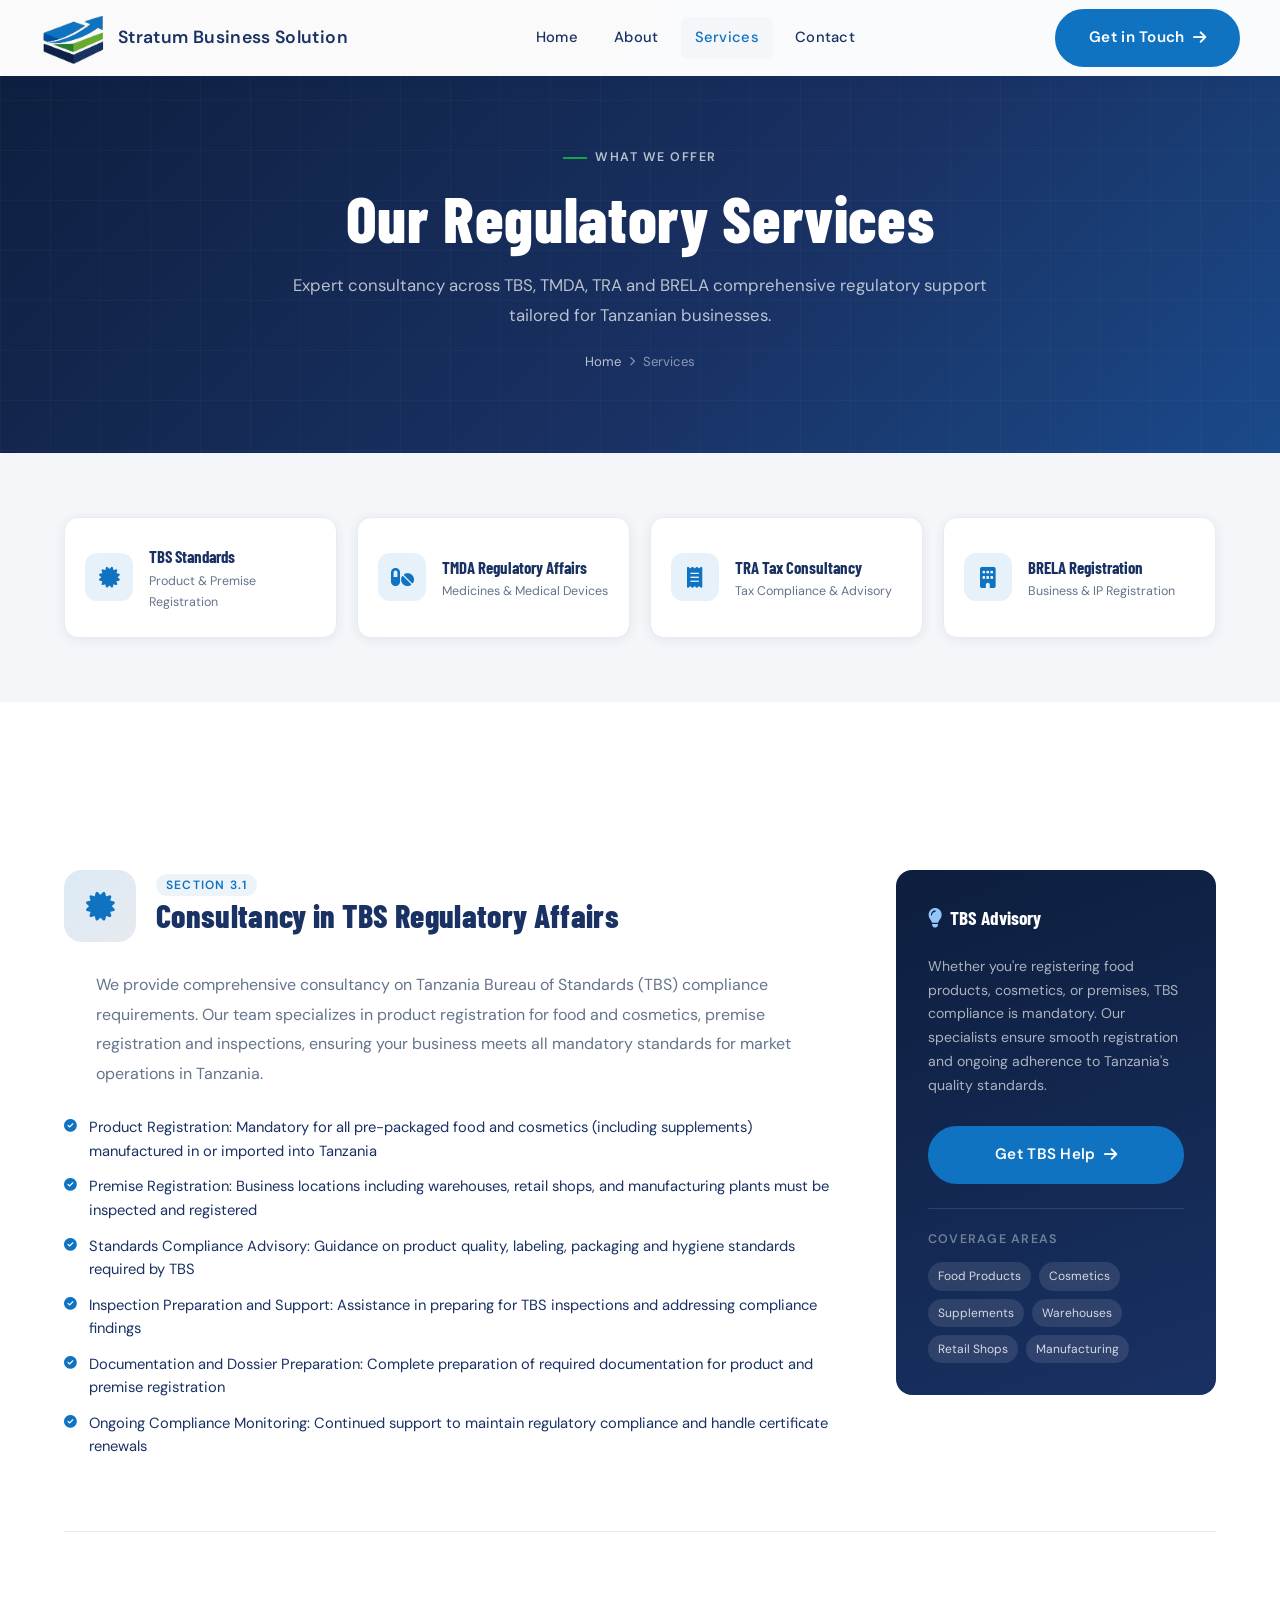
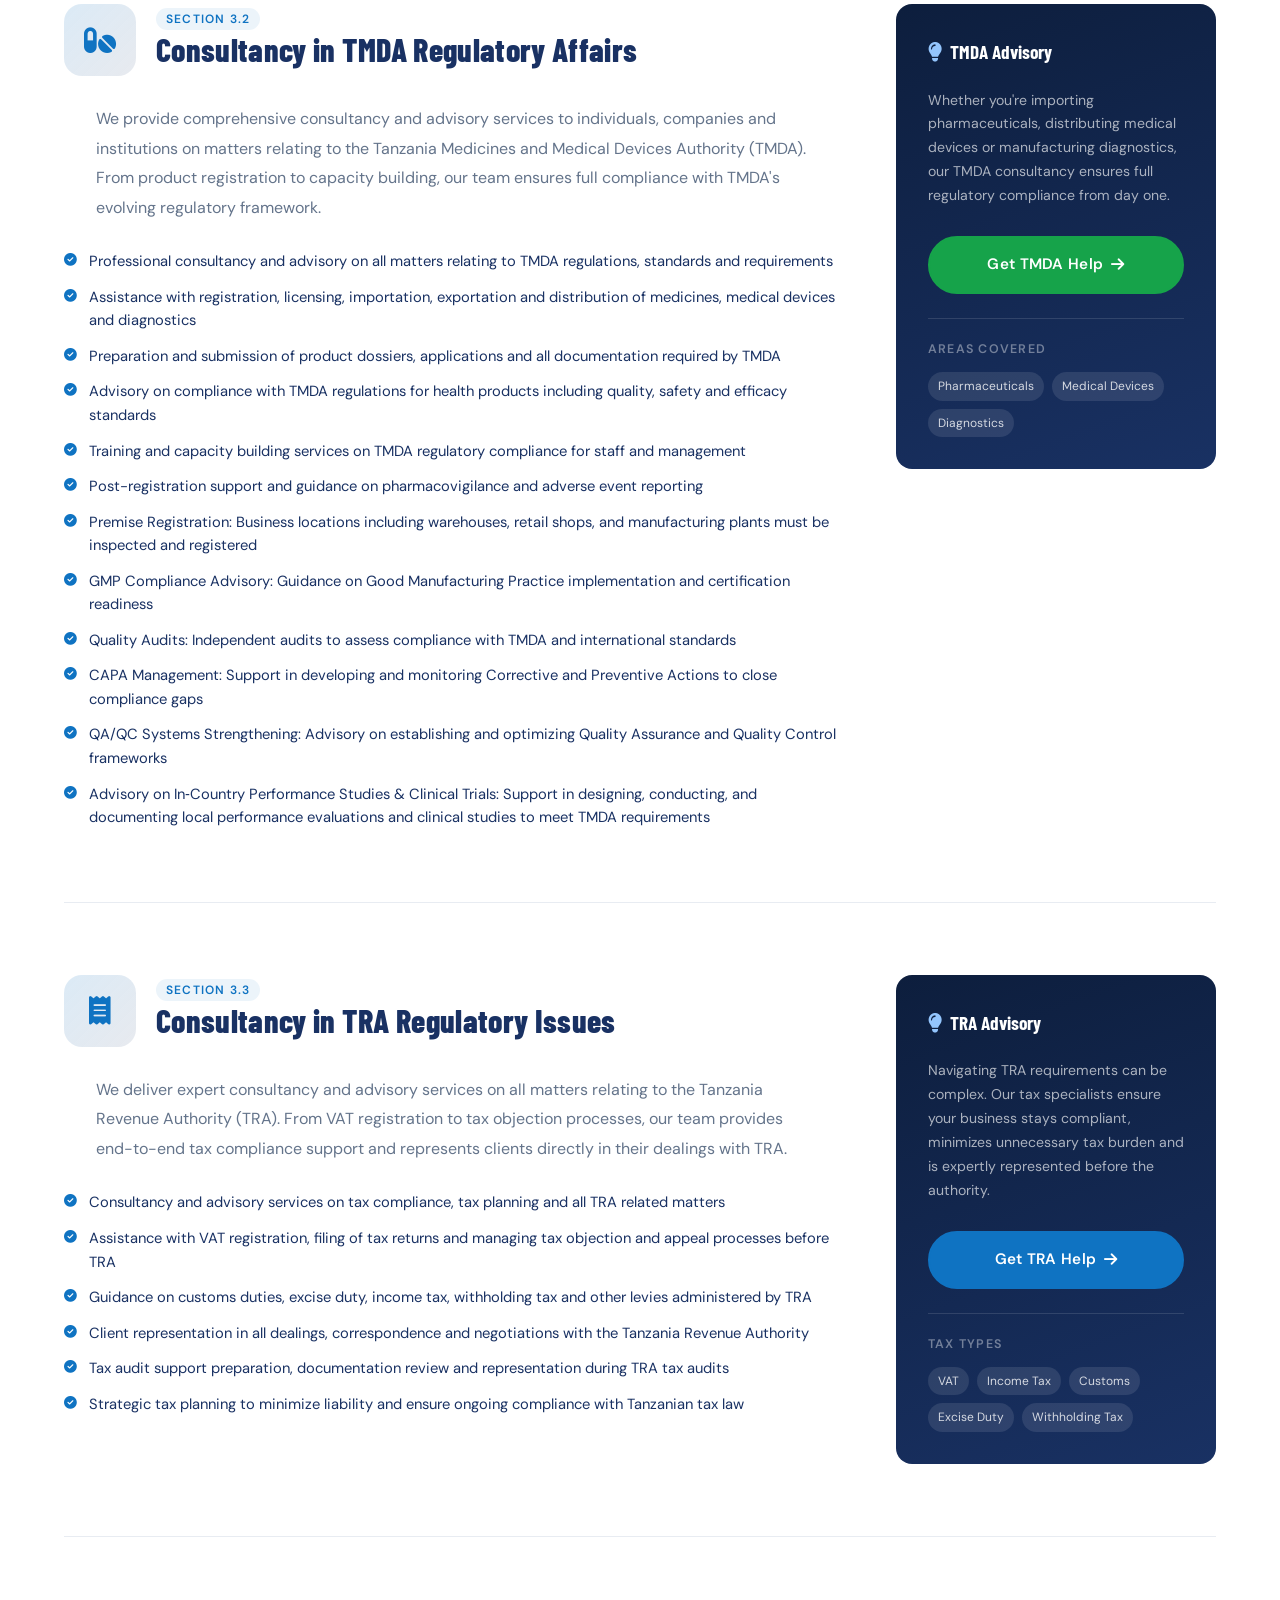
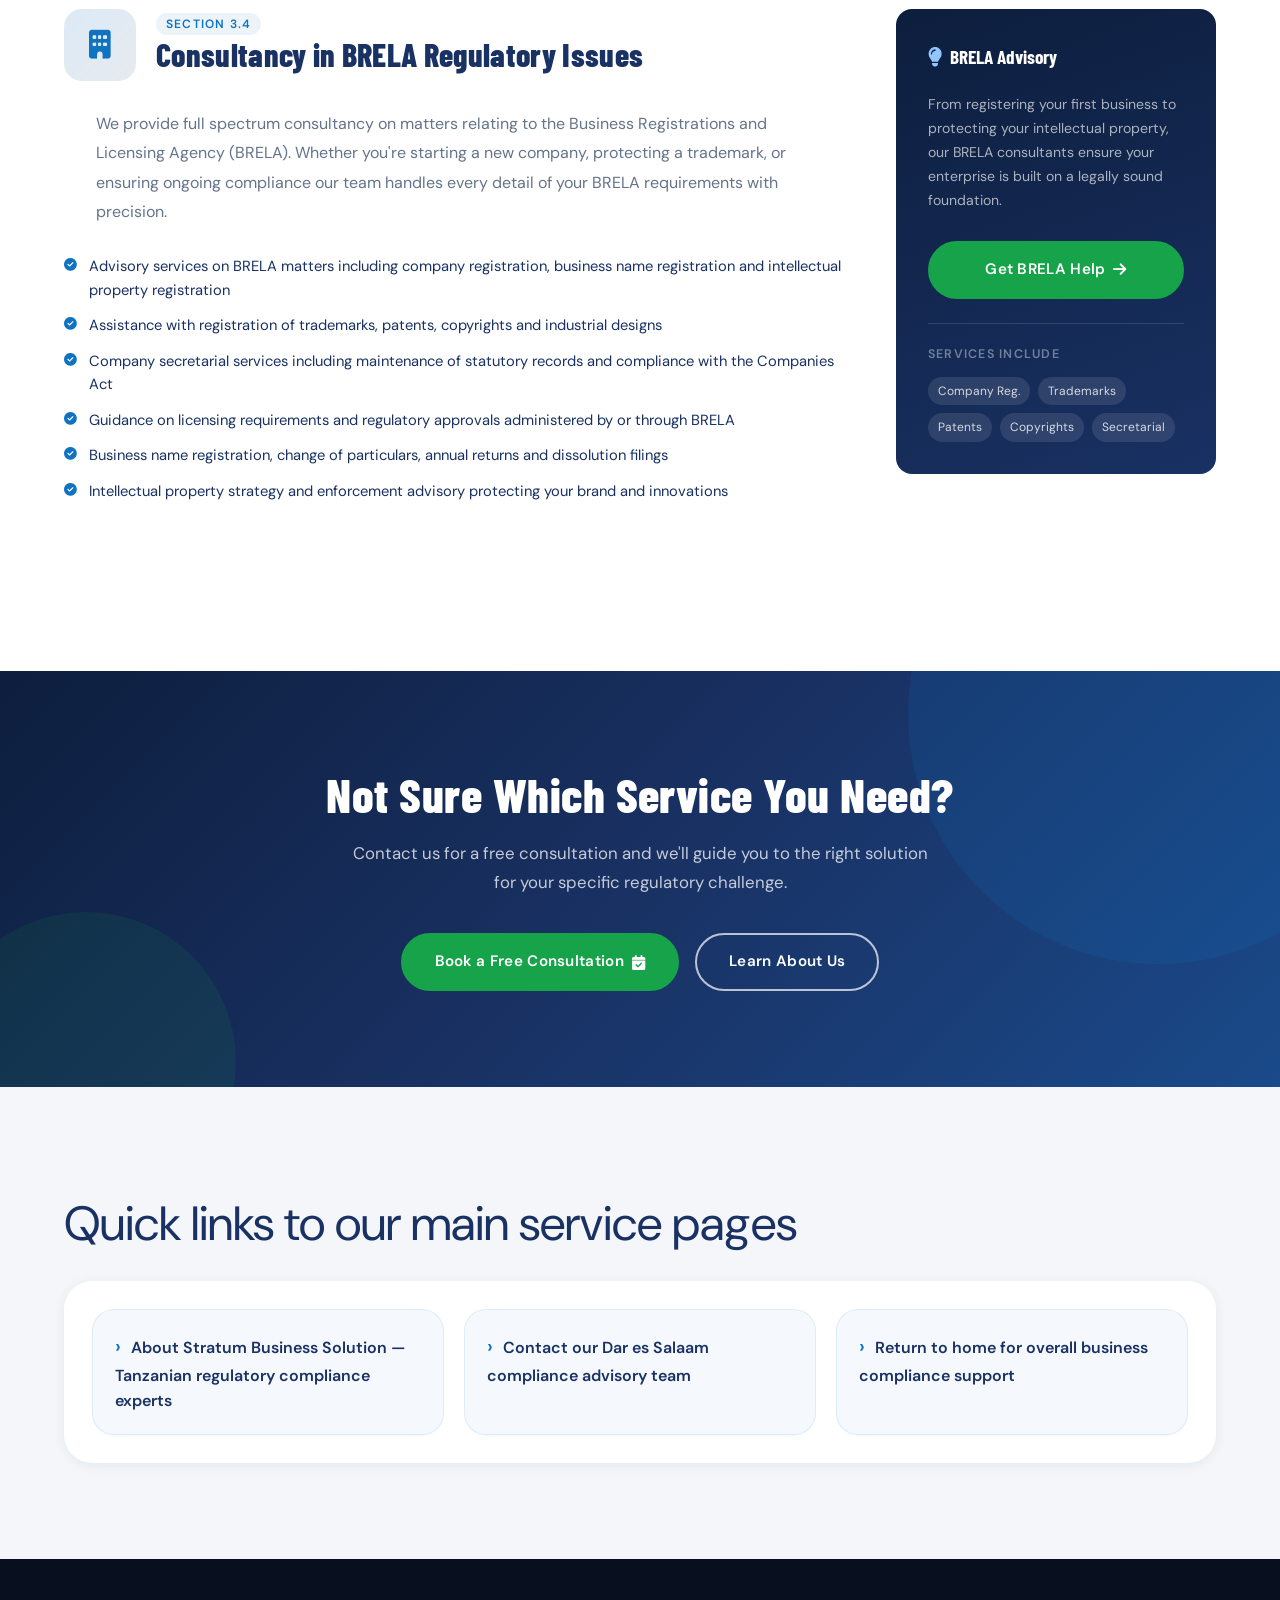
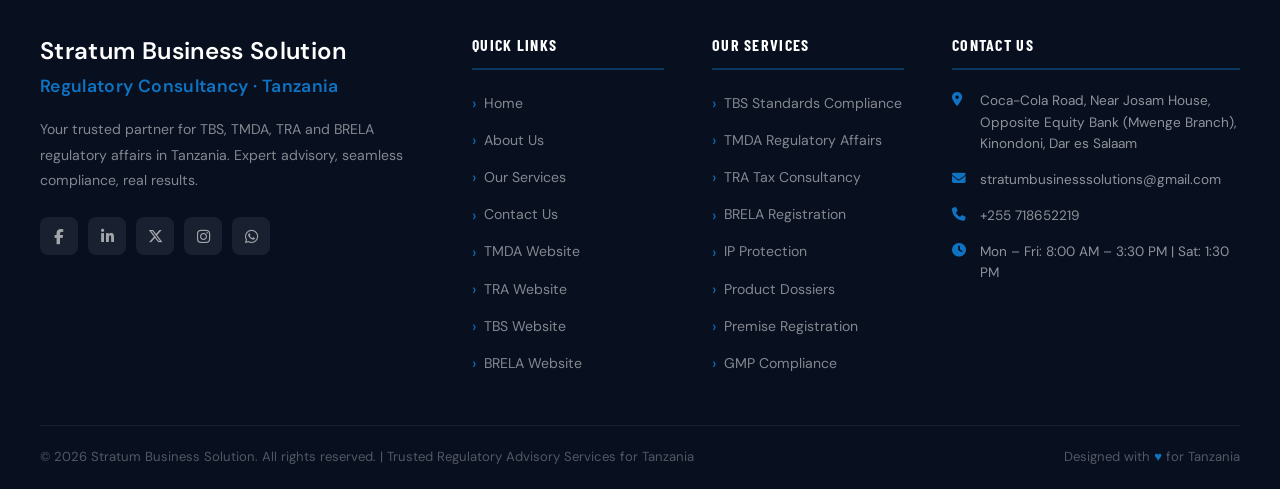
<file: services.html>
﻿<!DOCTYPE html>
<html lang="en">
<head>
  <meta charset="UTF-8" />
  <meta name="viewport" content="width=device-width, initial-scale=1.0" />
  <title>Regulatory Consultancy Services | TBS TMDA TRA BRELA Support Tanzania</title>
  <meta name="description" content="Explore Stratum Business Solution's services for TBS standards, TMDA approvals, TRA tax compliance and BRELA registration. Regulatory consultancy for Tanzanian businesses." />
  <script type="application/ld+json">
  {
    "@context": "https://schema.org",
    "@type": "SiteNavigationElement",
    "name": "Main navigation",
    "hasPart": [
      {
        "@type": "SiteNavigationElement",
        "name": "Home",
        "url": "https://sbsconsultancy.co.tz/"
      },
      {
        "@type": "SiteNavigationElement",
        "name": "About",
        "url": "https://sbsconsultancy.co.tz/about.html"
      },
      {
        "@type": "SiteNavigationElement",
        "name": "Services",
        "url": "https://sbsconsultancy.co.tz/services.html"
      },
      {
        "@type": "SiteNavigationElement",
        "name": "Contact",
        "url": "https://sbsconsultancy.co.tz/contact.html"
      }
    ]
  }
  </script>
  <!-- Google Analytics 4 -->
  <script async src="https://www.googletagmanager.com/gtag/js?id=G-8VCKP2TEDZ"></script>
  <script>
    window.dataLayer = window.dataLayer || [];
    function gtag(){dataLayer.push(arguments);}
    gtag('js', new Date());
    gtag('config', 'G-8VCKP2TEDZ');
  </script>
  <link rel="stylesheet" href="style.css" />
  <link rel="stylesheet" href="https://cdnjs.cloudflare.com/ajax/libs/font-awesome/6.5.0/css/all.min.css" />
  <!-- Favicon Links -->
  <link rel="icon" href="/favicon.ico" type="image/x-icon">
  <link rel="apple-touch-icon" sizes="57x57" href="assets/favicoins/apple-icon-57x57.png">
  <link rel="apple-touch-icon" sizes="60x60" href="assets/favicoins/apple-icon-60x60.png">
  <link rel="apple-touch-icon" sizes="72x72" href="assets/favicoins/apple-icon-72x72.png">
  <link rel="apple-touch-icon" sizes="76x76" href="assets/favicoins/apple-icon-76x76.png">
  <link rel="apple-touch-icon" sizes="114x114" href="assets/favicoins/apple-icon-114x114.png">
  <link rel="apple-touch-icon" sizes="120x120" href="assets/favicoins/apple-icon-120x120.png">
  <link rel="apple-touch-icon" sizes="144x144" href="assets/favicoins/apple-icon-144x144.png">
  <link rel="apple-touch-icon" sizes="152x152" href="assets/favicoins/apple-icon-152x152.png">
  <link rel="apple-touch-icon" sizes="180x180" href="assets/favicoins/apple-icon-180x180.png">
  <link rel="icon" type="image/png" sizes="192x192" href="assets/favicoins/android-icon-192x192.png">
  <link rel="icon" type="image/png" sizes="32x32" href="assets/favicoins/favicon-32x32.png">
  <link rel="icon" type="image/png" sizes="96x96" href="assets/favicoins/favicon-96x96.png">
  <link rel="icon" type="image/png" sizes="16x16" href="assets/favicoins/favicon-16x16.png">
  <link rel="manifest" href="assets/favicoins/manifest.json">
  <meta name="msapplication-TileColor" content="#0f73c2">
  <meta name="theme-color" content="#0f73c2">
</head>
<body>

<!-- NAVBAR -->
<nav class="navbar" id="navbar">
  <div class="nav-inner">
    <a href="index.html" class="nav-logo">
      <img src="assets/images/company_logo.jpg.png" alt="Stratum Business Solution Logo" class="nav-logo-image">
      <span class="nav-logo-text">Stratum Business Solution</span>
    </a>
    <div class="nav-links">
      <a href="index.html" class="nav-link" data-page="index.html">Home</a>
      <a href="about.html" class="nav-link" data-page="about.html">About</a>
      <a href="services.html" class="nav-link active" data-page="services.html">Services</a>
      <a href="contact.html" class="nav-link" data-page="contact.html">Contact</a>
    </div>
    <a href="contact.html" class="btn btn-primary nav-cta">Get in Touch <i class="fas fa-arrow-right"></i></a>
    <button class="mobile-menu-toggle" id="mobileMenuToggle" aria-label="Menu">
      <span></span><span></span><span></span>
    </button>
  </div>
</nav>

<div class="mobile-menu" id="mobileMenu">
  <a href="index.html" class="nav-link">Home</a>
  <a href="about.html" class="nav-link">About</a>
  <a href="services.html" class="nav-link">Services</a>
  <a href="contact.html" class="nav-link">Contact</a>
  <a href="contact.html" class="btn btn-primary">Get in Touch</a>
</div>

<!-- PAGE HERO -->
<section class="page-hero">
  <div class="page-hero-inner">
    <span class="section-label white" style="justify-content:center;margin-bottom:12px;">What We Offer</span>
    <h1 class="page-hero-title">Our Regulatory Services</h1>
    <p class="page-hero-sub">Expert consultancy across TBS, TMDA, TRA and BRELA comprehensive regulatory support tailored for Tanzanian businesses.</p>
    <div class="breadcrumb">
      <a href="index.html">Home</a>
      <i class="fas fa-chevron-right"></i>
      <span>Services</span>
    </div>
  </div>
</section>

<!-- SERVICE OVERVIEW CARDS -->
<section class="section-pad-sm bg-gray">
  <div class="container">
    <div class="reveal service-overview-grid">
      <a href="#tbs" class="service-overview-card">
        <div style="width:48px;height:48px;background:rgba(15,115,194,0.1);color:var(--blue);border-radius:12px;display:flex;align-items:center;justify-content:center;font-size:1.3rem;flex-shrink:0;"><i class="fas fa-certificate"></i></div>
        <div>
          <div style="font-family:'Barlow Condensed',sans-serif;font-weight:700;font-size:1.05rem;color:var(--navy);">TBS Standards</div>
          <div style="font-size:0.78rem;color:var(--gray-text);">Product & Premise Registration</div>
        </div>
      </a>
      <a href="#tmda" class="service-overview-card">
        <div style="width:48px;height:48px;background:rgba(15,115,194,0.1);color:var(--blue);border-radius:12px;display:flex;align-items:center;justify-content:center;font-size:1.3rem;flex-shrink:0;"><i class="fas fa-pills"></i></div>
        <div>
          <div style="font-family:'Barlow Condensed',sans-serif;font-weight:700;font-size:1.05rem;color:var(--navy);">TMDA Regulatory Affairs</div>
          <div style="font-size:0.78rem;color:var(--gray-text);">Medicines & Medical Devices</div>
        </div>
      </a>
      <a href="#tra" class="service-overview-card">
        <div style="width:48px;height:48px;background:rgba(15,115,194,0.1);color:var(--blue);border-radius:12px;display:flex;align-items:center;justify-content:center;font-size:1.3rem;flex-shrink:0;"><i class="fas fa-receipt"></i></div>
        <div>
          <div style="font-family:'Barlow Condensed',sans-serif;font-weight:700;font-size:1.05rem;color:var(--navy);">TRA Tax Consultancy</div>
          <div style="font-size:0.78rem;color:var(--gray-text);">Tax Compliance & Advisory</div>
        </div>
      </a>
      <a href="#brela" class="service-overview-card">
        <div style="width:48px;height:48px;background:rgba(15,115,194,0.1);color:var(--blue);border-radius:12px;display:flex;align-items:center;justify-content:center;font-size:1.3rem;flex-shrink:0;"><i class="fas fa-building"></i></div>
        <div>
          <div style="font-family:'Barlow Condensed',sans-serif;font-weight:700;font-size:1.05rem;color:var(--navy);">BRELA Registration</div>
          <div style="font-size:0.78rem;color:var(--gray-text);">Business & IP Registration</div>
        </div>
      </a>
    </div>
  </div>
</section>

<!-- SERVICE DETAILS -->
<section class="section-pad">
  <div class="container">

    <!-- TBS -->
    <div class="service-detail" id="tbs">
      <div class="reveal">
        <div class="service-detail-header">
          <div class="service-detail-icon sdi-blue"><i class="fas fa-certificate"></i></div>
          <div>
            <span class="service-detail-cat">Section 3.1</span>
            <h2 class="service-detail-title">Consultancy in TBS Regulatory Affairs</h2>
          </div>
        </div>
        <p class="service-detail-desc">
          We provide comprehensive consultancy on Tanzania Bureau of Standards (TBS) compliance requirements. Our team specializes in product registration for food and cosmetics, premise registration and inspections, ensuring your business meets all mandatory standards for market operations in Tanzania.
        </p>
        <div class="service-bullet-list">
          <div class="service-bullet"><i class="fas fa-check-circle"></i><span>Product Registration: Mandatory for all pre-packaged food and cosmetics (including supplements) manufactured in or imported into Tanzania</span></div>
          <div class="service-bullet"><i class="fas fa-check-circle"></i><span>Premise Registration: Business locations including warehouses, retail shops, and manufacturing plants must be inspected and registered</span></div>
          <div class="service-bullet"><i class="fas fa-check-circle"></i><span>Standards Compliance Advisory: Guidance on product quality, labeling, packaging and hygiene standards required by TBS</span></div>
          <div class="service-bullet"><i class="fas fa-check-circle"></i><span>Inspection Preparation and Support: Assistance in preparing for TBS inspections and addressing compliance findings</span></div>
          <div class="service-bullet"><i class="fas fa-check-circle"></i><span>Documentation and Dossier Preparation: Complete preparation of required documentation for product and premise registration</span></div>
          <div class="service-bullet"><i class="fas fa-check-circle"></i><span>Ongoing Compliance Monitoring: Continued support to maintain regulatory compliance and handle certificate renewals</span></div>
        </div>
      </div>
      <div class="service-sidebar reveal">
        <div class="service-sidebar-title"><i class="fas fa-lightbulb"></i>TBS Advisory</div>
        <p>Whether you're registering food products, cosmetics, or premises, TBS compliance is mandatory. Our specialists ensure smooth registration and ongoing adherence to Tanzania's quality standards.</p>
        <a href="contact.html" class="btn btn-primary" style="width:100%;justify-content:center;margin-top:8px;">Get TBS Help <i class="fas fa-arrow-right"></i></a>
        <div style="margin-top:24px;padding-top:20px;border-top:1px solid rgba(255,255,255,0.12);">
          <div style="font-size:0.78rem;color:rgba(255,255,255,0.4);text-transform:uppercase;letter-spacing:0.1em;margin-bottom:12px;font-weight:600;">Coverage Areas</div>
          <div style="display:flex;flex-wrap:wrap;gap:8px;">
            <span style="background:rgba(255,255,255,0.1);color:rgba(255,255,255,0.8);padding:4px 10px;border-radius:50px;font-size:0.75rem;">Food Products</span>
            <span style="background:rgba(255,255,255,0.1);color:rgba(255,255,255,0.8);padding:4px 10px;border-radius:50px;font-size:0.75rem;">Cosmetics</span>
            <span style="background:rgba(255,255,255,0.1);color:rgba(255,255,255,0.8);padding:4px 10px;border-radius:50px;font-size:0.75rem;">Supplements</span>
            <span style="background:rgba(255,255,255,0.1);color:rgba(255,255,255,0.8);padding:4px 10px;border-radius:50px;font-size:0.75rem;">Warehouses</span>
            <span style="background:rgba(255,255,255,0.1);color:rgba(255,255,255,0.8);padding:4px 10px;border-radius:50px;font-size:0.75rem;">Retail Shops</span>
            <span style="background:rgba(255,255,255,0.1);color:rgba(255,255,255,0.8);padding:4px 10px;border-radius:50px;font-size:0.75rem;">Manufacturing</span>
          </div>
        </div>
      </div>
    </div>

    <!-- TMDA -->
    <div class="service-detail" id="tmda">
      <div class="reveal">
        <div class="service-detail-header">
          <div class="service-detail-icon sdi-blue"><i class="fas fa-pills"></i></div>
          <div>
            <span class="service-detail-cat">Section 3.2</span>
            <h2 class="service-detail-title">Consultancy in TMDA Regulatory Affairs</h2>
          </div>
        </div>
        <p class="service-detail-desc">
          We provide comprehensive consultancy and advisory services to individuals, companies and institutions on matters relating to the Tanzania Medicines and Medical Devices Authority (TMDA). From product registration to capacity building, our team ensures full compliance with TMDA's evolving regulatory framework.
        </p>
        <div class="service-bullet-list">
          <div class="service-bullet"><i class="fas fa-check-circle"></i><span>Professional consultancy and advisory on all matters relating to TMDA regulations, standards and requirements</span></div>
          <div class="service-bullet"><i class="fas fa-check-circle"></i><span>Assistance with registration, licensing, importation, exportation and distribution of medicines, medical devices and diagnostics</span></div>
          <div class="service-bullet"><i class="fas fa-check-circle"></i><span>Preparation and submission of product dossiers, applications and all documentation required by TMDA</span></div>
          <div class="service-bullet"><i class="fas fa-check-circle"></i><span>Advisory on compliance with TMDA regulations for health products including quality, safety and efficacy standards</span></div>
          <div class="service-bullet"><i class="fas fa-check-circle"></i><span>Training and capacity building services on TMDA regulatory compliance for staff and management</span></div>
          <div class="service-bullet"><i class="fas fa-check-circle"></i><span>Post-registration support and guidance on pharmacovigilance and adverse event reporting</span></div>
          <div class="service-bullet"><i class="fas fa-check-circle"></i><span>Premise Registration: Business locations including warehouses, retail shops, and manufacturing plants must be inspected and registered</span></div>
          <div class="service-bullet"><i class="fas fa-check-circle"></i><span>GMP Compliance Advisory: Guidance on Good Manufacturing Practice implementation and certification readiness</span></div>
          <div class="service-bullet"><i class="fas fa-check-circle"></i><span>Quality Audits: Independent audits to assess compliance with TMDA and international standards</span></div>
          <div class="service-bullet"><i class="fas fa-check-circle"></i><span>CAPA Management: Support in developing and monitoring Corrective and Preventive Actions to close compliance gaps</span></div>
          <div class="service-bullet"><i class="fas fa-check-circle"></i><span>QA/QC Systems Strengthening: Advisory on establishing and optimizing Quality Assurance and Quality Control frameworks</span></div>
          <div class="service-bullet"><i class="fas fa-check-circle"></i><span>Advisory on In‑Country Performance Studies & Clinical Trials: Support in designing, conducting, and documenting local performance evaluations and clinical studies to meet TMDA requirements</span></div>
        </div>
      </div>
      <div class="service-sidebar reveal">
        <div class="service-sidebar-title"><i class="fas fa-lightbulb"></i>TMDA Advisory</div>
        <p>Whether you're importing pharmaceuticals, distributing medical devices or manufacturing diagnostics, our TMDA consultancy ensures full regulatory compliance from day one.</p>
        <a href="contact.html" class="btn btn-green" style="width:100%;justify-content:center;margin-top:8px;">Get TMDA Help <i class="fas fa-arrow-right"></i></a>
        <div style="margin-top:24px;padding-top:20px;border-top:1px solid rgba(255,255,255,0.12);">
          <div style="font-size:0.78rem;color:rgba(255,255,255,0.4);text-transform:uppercase;letter-spacing:0.1em;margin-bottom:12px;font-weight:600;">Areas Covered</div>
          <div style="display:flex;flex-wrap:wrap;gap:8px;">
            <span style="background:rgba(255,255,255,0.1);color:rgba(255,255,255,0.8);padding:4px 10px;border-radius:50px;font-size:0.75rem;">Pharmaceuticals</span>
            <span style="background:rgba(255,255,255,0.1);color:rgba(255,255,255,0.8);padding:4px 10px;border-radius:50px;font-size:0.75rem;">Medical Devices</span>
            <span style="background:rgba(255,255,255,0.1);color:rgba(255,255,255,0.8);padding:4px 10px;border-radius:50px;font-size:0.75rem;">Diagnostics</span>
          </div>
        </div>
      </div>
    </div>

    <!-- TRA -->
    <div class="service-detail" id="tra">
      <div class="reveal">
        <div class="service-detail-header">
          <div class="service-detail-icon sdi-green"><i class="fas fa-receipt"></i></div>
          <div>
            <span class="service-detail-cat">Section 3.3</span>
            <h2 class="service-detail-title">Consultancy in TRA Regulatory Issues</h2>
          </div>
        </div>
        <p class="service-detail-desc">
          We deliver expert consultancy and advisory services on all matters relating to the Tanzania Revenue Authority (TRA). From VAT registration to tax objection processes, our team provides end-to-end tax compliance support and represents clients directly in their dealings with TRA.
        </p>
        <div class="service-bullet-list">
          <div class="service-bullet"><i class="fas fa-check-circle"></i><span>Consultancy and advisory services on tax compliance, tax planning and all TRA related matters</span></div>
          <div class="service-bullet"><i class="fas fa-check-circle"></i><span>Assistance with VAT registration, filing of tax returns and managing tax objection and appeal processes before TRA</span></div>
          <div class="service-bullet"><i class="fas fa-check-circle"></i><span>Guidance on customs duties, excise duty, income tax, withholding tax and other levies administered by TRA</span></div>
          <div class="service-bullet"><i class="fas fa-check-circle"></i><span>Client representation in all dealings, correspondence and negotiations with the Tanzania Revenue Authority</span></div>
          <div class="service-bullet"><i class="fas fa-check-circle"></i><span>Tax audit support preparation, documentation review and representation during TRA tax audits</span></div>
          <div class="service-bullet"><i class="fas fa-check-circle"></i><span>Strategic tax planning to minimize liability and ensure ongoing compliance with Tanzanian tax law</span></div>
        </div>
      </div>
      <div class="service-sidebar reveal">
        <div class="service-sidebar-title"><i class="fas fa-lightbulb"></i>TRA Advisory</div>
        <p>Navigating TRA requirements can be complex. Our tax specialists ensure your business stays compliant, minimizes unnecessary tax burden and is expertly represented before the authority.</p>
        <a href="contact.html" class="btn btn-primary" style="width:100%;justify-content:center;margin-top:8px;">Get TRA Help <i class="fas fa-arrow-right"></i></a>
        <div style="margin-top:24px;padding-top:20px;border-top:1px solid rgba(255,255,255,0.12);">
          <div style="font-size:0.78rem;color:rgba(255,255,255,0.4);text-transform:uppercase;letter-spacing:0.1em;margin-bottom:12px;font-weight:600;">Tax Types</div>
          <div style="display:flex;flex-wrap:wrap;gap:8px;">
            <span style="background:rgba(255,255,255,0.1);color:rgba(255,255,255,0.8);padding:4px 10px;border-radius:50px;font-size:0.75rem;">VAT</span>
            <span style="background:rgba(255,255,255,0.1);color:rgba(255,255,255,0.8);padding:4px 10px;border-radius:50px;font-size:0.75rem;">Income Tax</span>
            <span style="background:rgba(255,255,255,0.1);color:rgba(255,255,255,0.8);padding:4px 10px;border-radius:50px;font-size:0.75rem;">Customs</span>
            <span style="background:rgba(255,255,255,0.1);color:rgba(255,255,255,0.8);padding:4px 10px;border-radius:50px;font-size:0.75rem;">Excise Duty</span>
            <span style="background:rgba(255,255,255,0.1);color:rgba(255,255,255,0.8);padding:4px 10px;border-radius:50px;font-size:0.75rem;">Withholding Tax</span>
          </div>
        </div>
      </div>
    </div>

    <!-- BRELA -->
    <div class="service-detail" id="brela">
      <div class="reveal">
        <div class="service-detail-header">
          <div class="service-detail-icon sdi-navy"><i class="fas fa-building"></i></div>
          <div>
            <span class="service-detail-cat">Section 3.4</span>
            <h2 class="service-detail-title">Consultancy in BRELA Regulatory Issues</h2>
          </div>
        </div>
        <p class="service-detail-desc">
          We provide full spectrum consultancy on matters relating to the Business Registrations and Licensing Agency (BRELA). Whether you're starting a new company, protecting a trademark, or ensuring ongoing compliance our team handles every detail of your BRELA requirements with precision.
        </p>
        <div class="service-bullet-list">
          <div class="service-bullet"><i class="fas fa-check-circle"></i><span>Advisory services on BRELA matters including company registration, business name registration and intellectual property registration</span></div>
          <div class="service-bullet"><i class="fas fa-check-circle"></i><span>Assistance with registration of trademarks, patents, copyrights and industrial designs</span></div>
          <div class="service-bullet"><i class="fas fa-check-circle"></i><span>Company secretarial services including maintenance of statutory records and compliance with the Companies Act</span></div>
          <div class="service-bullet"><i class="fas fa-check-circle"></i><span>Guidance on licensing requirements and regulatory approvals administered by or through BRELA</span></div>
          <div class="service-bullet"><i class="fas fa-check-circle"></i><span>Business name registration, change of particulars, annual returns and dissolution filings</span></div>
          <div class="service-bullet"><i class="fas fa-check-circle"></i><span>Intellectual property strategy and enforcement advisory protecting your brand and innovations</span></div>
        </div>
      </div>
      <div class="service-sidebar reveal">
        <div class="service-sidebar-title"><i class="fas fa-lightbulb"></i>BRELA Advisory</div>
        <p>From registering your first business to protecting your intellectual property, our BRELA consultants ensure your enterprise is built on a legally sound foundation.</p>
        <a href="contact.html" class="btn btn-green" style="width:100%;justify-content:center;margin-top:8px;">Get BRELA Help <i class="fas fa-arrow-right"></i></a>
        <div style="margin-top:24px;padding-top:20px;border-top:1px solid rgba(255,255,255,0.12);">
          <div style="font-size:0.78rem;color:rgba(255,255,255,0.4);text-transform:uppercase;letter-spacing:0.1em;margin-bottom:12px;font-weight:600;">Services Include</div>
          <div style="display:flex;flex-wrap:wrap;gap:8px;">
            <span style="background:rgba(255,255,255,0.1);color:rgba(255,255,255,0.8);padding:4px 10px;border-radius:50px;font-size:0.75rem;">Company Reg.</span>
            <span style="background:rgba(255,255,255,0.1);color:rgba(255,255,255,0.8);padding:4px 10px;border-radius:50px;font-size:0.75rem;">Trademarks</span>
            <span style="background:rgba(255,255,255,0.1);color:rgba(255,255,255,0.8);padding:4px 10px;border-radius:50px;font-size:0.75rem;">Patents</span>
            <span style="background:rgba(255,255,255,0.1);color:rgba(255,255,255,0.8);padding:4px 10px;border-radius:50px;font-size:0.75rem;">Copyrights</span>
            <span style="background:rgba(255,255,255,0.1);color:rgba(255,255,255,0.8);padding:4px 10px;border-radius:50px;font-size:0.75rem;">Secretarial</span>
          </div>
        </div>
      </div>
    </div>

  </div>
</section>

<!-- CTA -->
<section class="cta-banner section-pad">
  <div class="container">
    <div class="cta-inner">
      <h2 class="section-title white reveal">Not Sure Which Service You Need?</h2>
      <p class="section-sub white reveal">Contact us for a free consultation and we'll guide you to the right solution for your specific regulatory challenge.</p>
      <div class="cta-buttons reveal">
        <a href="contact.html" class="btn btn-green">Book a Free Consultation <i class="fas fa-calendar-check"></i></a>
        <a href="about.html" class="btn btn-outline">Learn About Us</a>
      </div>
    </div>
  </div>
</section>

<section class="section-pad bg-gray">
  <div class="container">
    <div class="section-title">Quick links to our main service pages</div>
    <ul class="link-list">
      <li><a href="about.html">About Stratum Business Solution — Tanzanian regulatory compliance experts</a></li>
      <li><a href="contact.html">Contact our Dar es Salaam compliance advisory team</a></li>
      <li><a href="index.html">Return to home for overall business compliance support</a></li>
    </ul>
  </div>
</section>

<!-- FOOTER -->
<footer class="footer">
  <div class="footer-grid">
    <div>
      <div class="footer-logo nav-logo-text">
        <span class="brand">Stratum Business Solution</span>
        <span class="sub">Regulatory Consultancy · Tanzania</span>
      </div>
      <p class="footer-tagline">Your trusted partner for TBS, TMDA, TRA and BRELA regulatory affairs in Tanzania. Expert advisory, seamless compliance, real results.</p>
      <div class="footer-socials">
        <a href="#" class="footer-social" aria-label="Facebook"><i class="fab fa-facebook-f"></i></a>
        <a href="#" class="footer-social" aria-label="LinkedIn"><i class="fab fa-linkedin-in"></i></a>
        <a href="#" class="footer-social" aria-label="Twitter"><i class="fab fa-x-twitter"></i></a>
        <a href="#" class="footer-social" aria-label="Instagram"><i class="fab fa-instagram"></i></a>
        <a href="#" class="footer-social" aria-label="WhatsApp"><i class="fab fa-whatsapp"></i></a>
      </div>
    </div>
    <div>
      <div class="footer-col-title">Quick Links</div>
      <div class="footer-links">
        <a href="index.html" class="footer-link">Home</a>
        <a href="about.html" class="footer-link">About Us</a>
        <a href="services.html" class="footer-link">Our Services</a>
        <a href="contact.html" class="footer-link">Contact Us</a>
        <a href="https://www.tmda.go.tz/" class="footer-link" target="_blank" rel="noopener noreferrer">TMDA Website</a>
        <a href="https://www.tra.go.tz/" class="footer-link" target="_blank" rel="noopener noreferrer">TRA Website</a>
        <a href="https://www.tbs.go.tz/" class="footer-link" target="_blank" rel="noopener noreferrer">TBS Website</a>
        <a href="https://www.brela.go.tz/" class="footer-link" target="_blank" rel="noopener noreferrer">BRELA Website</a>
      </div>
    </div>
    <div>
      <div class="footer-col-title">Our Services</div>
      <div class="footer-links">
        <a href="services.html#tbs" class="footer-link">TBS Standards Compliance</a>
        <a href="services.html#tmda" class="footer-link">TMDA Regulatory Affairs</a>
        <a href="services.html#tra" class="footer-link">TRA Tax Consultancy</a>
        <a href="services.html#brela" class="footer-link">BRELA Registration</a>
        <a href="services.html#brela" class="footer-link">IP Protection</a>
        <a href="services.html#tmda" class="footer-link">Product Dossiers</a>
        <a href="services.html#tmda" class="footer-link">Premise Registration</a>
        <a href="services.html#tmda" class="footer-link">GMP Compliance</a>
      </div>
    </div>
    <div>
      <div class="footer-col-title">Contact Us</div>
      <div class="footer-contact">
        <div class="footer-contact-item">
          <i class="fas fa-map-marker-alt"></i>
          <span>Coca-Cola Road, Near Josam House, Opposite Equity Bank (Mwenge Branch), Kinondoni, Dar es Salaam</span>
        </div>
        <div class="footer-contact-item">
          <i class="fas fa-envelope"></i>
          <span>stratumbusinesssolutions@gmail.com</span>
        </div>
        <div class="footer-contact-item">
          <i class="fas fa-phone"></i>
          <span>+255 718652219</span>
        </div>
        <div class="footer-contact-item">
          <i class="fas fa-clock"></i>
          <span>Mon – Fri: 8:00 AM – 3:30 PM | Sat: 1:30 PM</span>
        </div>
      </div>
    </div>
  </div>
  <div class="footer-bottom">
    <span>© 2026 Stratum Business Solution. All rights reserved. | Trusted Regulatory Advisory Services for Tanzania</span>
    <span>Designed with <span style="color:var(--blue)">♥</span> for Tanzania</span>
  </div>
</footer>

<script src="script.js"></script>
</body>
</html>
</file>
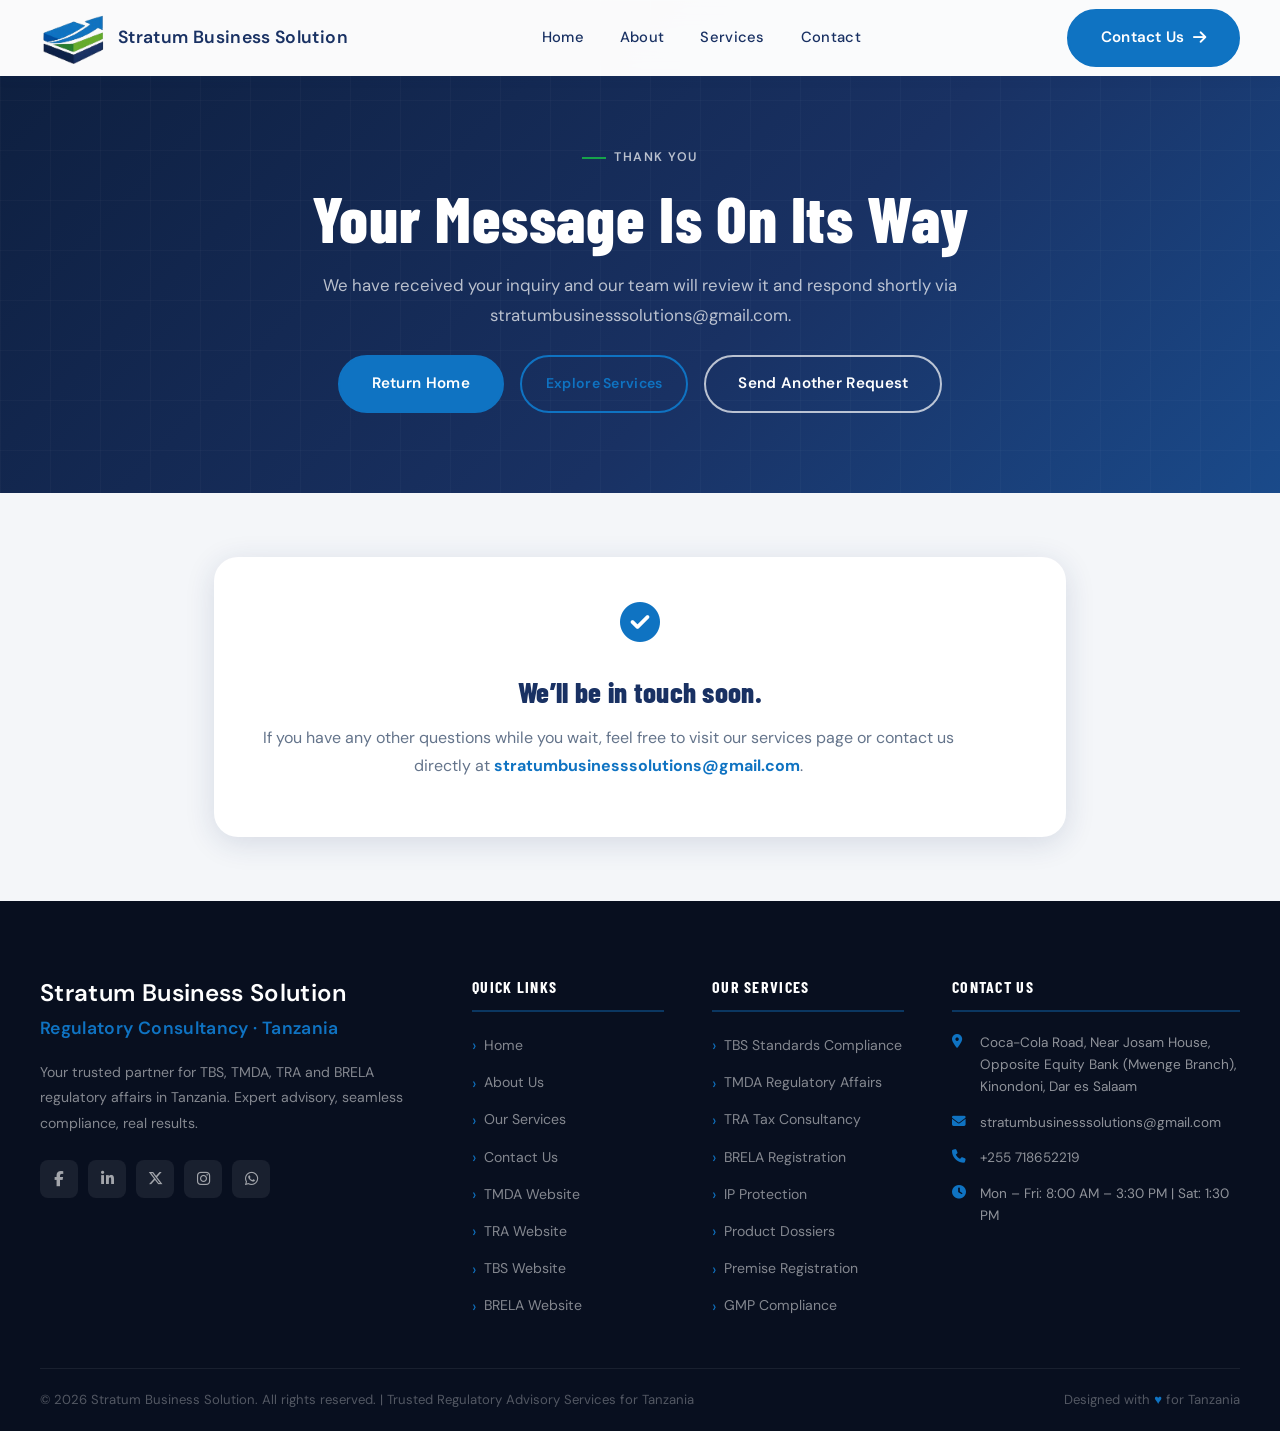
<file: thank-you.html>
﻿<!DOCTYPE html>
<html lang="en">
<head>
  <meta charset="UTF-8" />
  <meta name="viewport" content="width=device-width, initial-scale=1.0" />
  <title>Thank You | Stratum Business Solution</title>
  <meta name="description" content="Thank you for contacting Stratum Business Solution. Your Tanzanian business compliance inquiry has been received and we will follow up soon." />
  <script type="application/ld+json">
  {
    "@context": "https://schema.org",
    "@type": "SiteNavigationElement",
    "name": "Main navigation",
    "hasPart": [
      {
        "@type": "SiteNavigationElement",
        "name": "Home",
        "url": "https://sbsconsultancy.co.tz/"
      },
      {
        "@type": "SiteNavigationElement",
        "name": "About",
        "url": "https://sbsconsultancy.co.tz/about.html"
      },
      {
        "@type": "SiteNavigationElement",
        "name": "Services",
        "url": "https://sbsconsultancy.co.tz/services.html"
      },
      {
        "@type": "SiteNavigationElement",
        "name": "Contact",
        "url": "https://sbsconsultancy.co.tz/contact.html"
      }
    ]
  }
  </script>
  <!-- Google Analytics 4 -->
  <script async src="https://www.googletagmanager.com/gtag/js?id=G-8VCKP2TEDZ"></script>
  <script>
    window.dataLayer = window.dataLayer || [];
    function gtag(){dataLayer.push(arguments);}
    gtag('js', new Date());
    gtag('config', 'G-8VCKP2TEDZ');
  </script>  <link rel="stylesheet" href="style.css" />
  <link rel="stylesheet" href="https://cdnjs.cloudflare.com/ajax/libs/font-awesome/6.5.0/css/all.min.css" />
  <link rel="apple-touch-icon" sizes="57x57" href="assets/favicoins/apple-icon-57x57.png">
  <link rel="apple-touch-icon" sizes="60x60" href="assets/favicoins/apple-icon-60x60.png">
  <link rel="apple-touch-icon" sizes="72x72" href="assets/favicoins/apple-icon-72x72.png">
  <link rel="apple-touch-icon" sizes="76x76" href="assets/favicoins/apple-icon-76x76.png">
  <link rel="apple-touch-icon" sizes="114x114" href="assets/favicoins/apple-icon-114x114.png">
  <link rel="apple-touch-icon" sizes="120x120" href="assets/favicoins/apple-icon-120x120.png">
  <link rel="apple-touch-icon" sizes="144x144" href="assets/favicoins/apple-icon-144x144.png">
  <link rel="apple-touch-icon" sizes="152x152" href="assets/favicoins/apple-icon-152x152.png">
  <link rel="apple-touch-icon" sizes="180x180" href="assets/favicoins/apple-icon-180x180.png">
  <link rel="icon" type="image/png" sizes="192x192" href="assets/favicoins/android-icon-192x192.png">
  <link rel="icon" type="image/png" sizes="32x32" href="assets/favicoins/favicon-32x32.png">
  <link rel="icon" type="image/png" sizes="96x96" href="assets/favicoins/favicon-96x96.png">
  <link rel="icon" type="image/png" sizes="16x16" href="assets/favicoins/favicon-16x16.png">
  <link rel="manifest" href="assets/favicoins/manifest.json">
  <meta name="msapplication-TileColor" content="#0f73c2">
  <meta name="theme-color" content="#0f73c2">
</head>
<body>

<!-- NAVBAR -->
<nav class="navbar" id="navbar">
  <div class="nav-inner">
    <a href="index.html" class="nav-logo">
      <img src="assets/images/company_logo.jpg.png" alt="Stratum Business Solution Logo" class="nav-logo-image">
      <span class="nav-logo-text">Stratum Business Solution</span>
    </a>
    <div class="nav-links">
      <a href="index.html" class="nav-link" data-page="index.html">Home</a>
      <a href="about.html" class="nav-link" data-page="about.html">About</a>
      <a href="services.html" class="nav-link" data-page="services.html">Services</a>
      <a href="contact.html" class="nav-link" data-page="contact.html">Contact</a>
    </div>
    <a href="contact.html" class="btn btn-primary nav-cta">Contact Us <i class="fas fa-arrow-right"></i></a>
    <button class="mobile-menu-toggle" id="mobileMenuToggle" aria-label="Menu">
      <span></span><span></span><span></span>
    </button>
  </div>
</nav>
<div class="mobile-menu" id="mobileMenu">
  <a href="index.html" class="nav-link">Home</a>
  <a href="about.html" class="nav-link">About</a>
  <a href="services.html" class="nav-link">Services</a>
  <a href="contact.html" class="nav-link">Contact</a>
  <a href="contact.html" class="btn btn-primary">Contact Us</a>
</div>

<section class="page-hero">
  <div class="page-hero-inner">
    <span class="section-label white" style="justify-content:center;margin-bottom:12px;">Thank You</span>
    <h1 class="page-hero-title">Your Message Is On Its Way</h1>
    <p class="page-hero-sub">We have received your inquiry and our team will review it and respond shortly via stratumbusinesssolutions@gmail.com.</p>
    <div class="cta-buttons" style="justify-content:center;margin-top:24px;flex-wrap:wrap;gap:16px;">
      <a href="index.html" class="btn btn-primary">Return Home</a>
      <a href="services.html" class="btn btn-ghost">Explore Services</a>
      <a href="contact.html" class="btn btn-outline">Send Another Request</a>
    </div>
  </div>
</section>

<section class="section-pad-sm bg-gray">
  <div class="container" style="max-width:900px;text-align:center;">
    <div class="reveal" style="padding:32px 24px;background:white;border-radius:24px;box-shadow:var(--shadow-md);">
      <div style="font-size:2.5rem;color:var(--blue);margin-bottom:18px;"><i class="fas fa-check-circle"></i></div>
      <h2 style="margin-bottom:16px;font-size:1.8rem;color:var(--navy);">We’ll be in touch soon.</h2>
      <p style="font-size:1rem;color:var(--gray-text);line-height:1.8;">If you have any other questions while you wait, feel free to visit our services page or contact us directly at <a href="mailto:stratumbusinesssolutions@gmail.com" style="color:var(--blue);font-weight:700;">stratumbusinesssolutions@gmail.com</a>.</p>
    </div>
  </div>
</section>

<!-- ══════════════════ FOOTER ══════════════════ -->
<footer class="footer">
  <div class="footer-grid">
    <div>
      <div class="footer-logo nav-logo-text">
        <span class="brand">Stratum Business Solution</span>
        <span class="sub">Regulatory Consultancy · Tanzania</span>
      </div>
      <p class="footer-tagline">Your trusted partner for TBS, TMDA, TRA and BRELA regulatory affairs in Tanzania. Expert advisory, seamless compliance, real results.</p>
      <div class="footer-socials">
        <a href="#" class="footer-social" aria-label="Facebook"><i class="fab fa-facebook-f"></i></a>
        <a href="#" class="footer-social" aria-label="LinkedIn"><i class="fab fa-linkedin-in"></i></a>
        <a href="#" class="footer-social" aria-label="Twitter"><i class="fab fa-x-twitter"></i></a>
        <a href="#" class="footer-social" aria-label="Instagram"><i class="fab fa-instagram"></i></a>
        <a href="#" class="footer-social" aria-label="WhatsApp"><i class="fab fa-whatsapp"></i></a>
      </div>
    </div>
    <div>
      <div class="footer-col-title">Quick Links</div>
      <div class="footer-links">
        <a href="index.html" class="footer-link">Home</a>
        <a href="about.html" class="footer-link">About Us</a>
        <a href="services.html" class="footer-link">Our Services</a>
        <a href="contact.html" class="footer-link">Contact Us</a>
        <a href="https://www.tmda.go.tz/" class="footer-link" target="_blank" rel="noopener noreferrer">TMDA Website</a>
        <a href="https://www.tra.go.tz/" class="footer-link" target="_blank" rel="noopener noreferrer">TRA Website</a>
        <a href="https://www.tbs.go.tz/" class="footer-link" target="_blank" rel="noopener noreferrer">TBS Website</a>
        <a href="https://www.brela.go.tz/" class="footer-link" target="_blank" rel="noopener noreferrer">BRELA Website</a>
      </div>
    </div>
    <div>
      <div class="footer-col-title">Our Services</div>
      <div class="footer-links">
        <a href="services.html#tbs" class="footer-link">TBS Standards Compliance</a>
        <a href="services.html#tmda" class="footer-link">TMDA Regulatory Affairs</a>
        <a href="services.html#tra" class="footer-link">TRA Tax Consultancy</a>
        <a href="services.html#brela" class="footer-link">BRELA Registration</a>
        <a href="services.html#brela" class="footer-link">IP Protection</a>
        <a href="services.html#tmda" class="footer-link">Product Dossiers</a>
        <a href="services.html#tmda" class="footer-link">Premise Registration</a>
        <a href="services.html#tmda" class="footer-link">GMP Compliance</a>
      </div>
    </div>
    <div>
      <div class="footer-col-title">Contact Us</div>
      <div class="footer-contact">
        <div class="footer-contact-item">
          <i class="fas fa-map-marker-alt"></i>
          <span>Coca-Cola Road, Near Josam House, Opposite Equity Bank (Mwenge Branch), Kinondoni, Dar es Salaam</span>
        </div>
        <div class="footer-contact-item">
          <i class="fas fa-envelope"></i>
          <span>stratumbusinesssolutions@gmail.com</span>
        </div>
        <div class="footer-contact-item">
          <i class="fas fa-phone"></i>
          <span>+255 718652219</span>
        </div>
        <div class="footer-contact-item">
          <i class="fas fa-clock"></i>
          <span>Mon – Fri: 8:00 AM – 3:30 PM | Sat: 1:30 PM</span>
        </div>
      </div>
    </div>
  </div>
  <div class="footer-bottom">
    <span>© 2026 Stratum Business Solution. All rights reserved. | Trusted Regulatory Advisory Services for Tanzania</span>
    <span>Designed with <span style="color:var(--blue)">♥</span> for Tanzania</span>
  </div>
</footer>

<script src="script.js"></script>
</body>
</html>
</file>
<file: style.css>
/* ============================================
   STRATUM BUSINESS SOLUTION — Main Stylesheet
   ============================================ */

@import url('https://fonts.googleapis.com/css2?family=Barlow+Condensed:wght@400;600;700;800;900&family=DM+Sans:ital,wght@0,300;0,400;0,500;0,600;1,400&display=swap');

/* ── CSS Variables ── */
:root {
  --blue: #0f73c2;
  --green: #16A34A;
  --navy: #193163;
  --navy-dark: #0d1e3d;
  --white: #ffffff;
  --gray-light: #f4f6f9;
  --gray-mid: #e8ecf2;
  --gray-text: #64748b;
  --shadow-sm: 0 2px 12px rgba(25,49,99,0.08);
  --shadow-md: 0 6px 30px rgba(25,49,99,0.14);
  --shadow-lg: 0 16px 60px rgba(25,49,99,0.18);
  --radius: 12px;
  --transition: all 0.35s cubic-bezier(0.25, 0.46, 0.45, 0.94);
}

/* ── Reset & Base ── */
*, *::before, *::after { box-sizing: border-box; margin: 0; padding: 0; }

html { scroll-behavior: smooth; font-size: 16px; }

body {
  font-family: 'DM Sans', sans-serif;
  color: var(--navy);
  background: var(--white);
  overflow-x: hidden;
  line-height: 1.7;
}

img { max-width: 100%; display: block; }
a { text-decoration: none; color: inherit; }
ul { list-style: none; }

h1, h2, h3, h4 {
  font-family: 'Barlow Condensed', sans-serif;
  font-weight: 800;
  line-height: 1.15;
  letter-spacing: 0.01em;
}

/* ── Utility Classes ── */
.container { max-width: 1200px; margin: 0 auto; padding: 0 24px; }
.section-pad { padding: 96px 0; }
.section-pad-sm { padding: 64px 0; }
.text-blue { color: var(--blue); }
.text-green { color: var(--green); }
.text-navy { color: var(--navy); }
.text-white { color: var(--white); }
.text-center { text-align: center; }

p {
  color: var(--gray-text);
  font-size: 1rem;
  line-height: 1.85;
  margin: 0 0 1.5rem;
  max-width: 740px;
  word-wrap: break-word;
}

.page-hero-sub,
.section-sub,
.service-detail-desc,
.value-text,
.contact-info-sub,
.contact-form-sub,
.testimonial-text,
.footer-tagline {
  max-width: 720px;
  margin-left: auto;
  margin-right: auto;
}

.bg-gray { background: var(--gray-light); }
.bg-navy { background: var(--navy); }
.bg-navy-dark { background: var(--navy-dark); }

/* ── Link List ── */
.link-list {
  list-style: none;
  padding: 28px;
  margin: 0;
  display: grid;
  grid-template-columns: repeat(auto-fit, minmax(260px, 1fr));
  gap: 20px;
  background: var(--white);
  border-radius: 28px;
  box-shadow: var(--shadow-sm);
}
.link-list li {
  padding: 0;
}
.link-list a {
  display: block;
  min-height: 100%;
  padding: 22px 22px 20px;
  border-radius: 22px;
  background: rgba(15,115,194,0.04);
  border: 1px solid rgba(15,115,194,0.1);
  color: var(--navy);
  font-weight: 600;
  font-size: 1rem;
  line-height: 1.6;
  transition: transform 0.3s ease, box-shadow 0.3s ease, border-color 0.3s ease, color 0.3s ease;
  box-shadow: 0 1px 1px rgba(15,115,194,0.05);
}
.link-list a:hover {
  color: var(--navy);
  transform: translateY(-2px);
  box-shadow: var(--shadow-md);
  border-color: rgba(15,115,194,0.18);
}
.link-list a::before {
  content: '›';
  display: inline-block;
  margin-right: 10px;
  color: var(--blue);
  font-size: 1.2rem;
  transition: color 0.3s ease;
}
.link-list a:hover::before {
  color: var(--navy);
}

@media (max-width: 720px) {
  .link-list {
    padding: 22px;
    gap: 16px;
  }
}

/* ── Buttons ── */
.btn {
  display: inline-flex;
  align-items: center;
  gap: 8px;
  padding: 14px 32px;
  border-radius: 50px;
  font-family: 'DM Sans', sans-serif;
  font-weight: 600;
  font-size: 0.95rem;
  cursor: pointer;
  transition: var(--transition);
  border: 2px solid transparent;
  letter-spacing: 0.02em;
}
.btn-primary {
  background: var(--blue);
  color: var(--white);
  border-color: var(--blue);
}
.btn-primary:hover {
  background: #0a5da0;
  border-color: #0a5da0;
  transform: translateY(-2px);
  box-shadow: 0 8px 28px rgba(15,115,194,0.35);
}
.btn-outline {
  background: transparent;
  color: var(--white);
  border-color: rgba(255,255,255,0.7);
}
.btn-outline:hover {
  background: var(--white);
  color: var(--navy);
  border-color: var(--white);
  transform: translateY(-2px);
}
.btn-green {
  background: var(--green);
  color: var(--white);
  border-color: var(--green);
}
.btn-green:hover {
  background: #138a3e;
  transform: translateY(-2px);
  box-shadow: 0 8px 28px rgba(22,163,74,0.35);
}
.btn-ghost {
  background: transparent;
  color: var(--blue);
  border-color: var(--blue);
  padding: 10px 24px;
  font-size: 0.88rem;
}
.btn-ghost:hover {
  background: var(--blue);
  color: var(--white);
  transform: translateY(-2px);
}

/* ── Section Labels ── */
.section-label {
  display: inline-flex;
  align-items: center;
  gap: 8px;
  font-family: 'DM Sans', sans-serif;
  font-weight: 600;
  font-size: 0.78rem;
  letter-spacing: 0.12em;
  text-transform: uppercase;
  color: var(--blue);
  margin-bottom: 14px;
}
.section-label::before {
  content: '';
  display: block;
  width: 24px;
  height: 2px;
  background: var(--blue);
}
.section-label.white { color: rgba(255,255,255,0.7); }
.section-label.white::before { background: var(--green); }

.section-title {
  font-size: clamp(2rem, 4vw, 3rem);
  color: var(--navy);
  margin-bottom: 16px;
}
.section-title.white { color: var(--white); }

.section-sub {
  font-size: 1.05rem;
  color: var(--gray-text);
  max-width: 600px;
  line-height: 1.75;
}
.section-sub.white { color: rgba(255,255,255,0.75); }

/* ══════════════════════════════════════
   NAVIGATION
══════════════════════════════════════ */
.navbar {
  position: fixed;
  top: 0; left: 0; right: 0;
  z-index: 1000;
  padding: 0 24px;
  transition: var(--transition);
  background: rgba(255,255,255,0.98);
  backdrop-filter: blur(12px);
  box-shadow: var(--shadow-sm);
}
.navbar.scrolled {
  background: rgba(255,255,255,0.98);
  backdrop-filter: blur(12px);
  box-shadow: var(--shadow-sm);
}

.nav-inner {
  max-width: 1200px;
  margin: 0 auto;
  display: flex;
  align-items: center;
  justify-content: space-between;
  height: 76px;
}

.nav-logo { display: flex; align-items: center; gap: 12px; cursor: pointer; transition: var(--transition); }
.nav-logo:hover { transform: scale(1.02); }
.nav-logo-image {
  max-height: 52px;
  width: auto;
  object-fit: contain;
  display: block;
}
.nav-logo-text {
  font-weight: 600;
  font-size: 1.1rem;
  color: var(--navy);
  letter-spacing: 0.02em;
}

.nav-links { display: flex; align-items: center; gap: 8px; }
.nav-link {
  font-weight: 500;
  font-size: 0.92rem;
  color: var(--navy);
  padding: 8px 14px;
  border-radius: 8px;
  transition: var(--transition);
  letter-spacing: 0.02em;
  white-space: nowrap;
}
.nav-link:hover, .nav-link.active {
  color: var(--blue);
  background: var(--gray-light);
}

.nav-cta { margin-left: 12px; }

.mobile-menu-toggle {
  display: none;
  flex-direction: column;
  gap: 5px;
  cursor: pointer;
  padding: 8px;
  background: none;
  border: none;
}
.mobile-menu-toggle span {
  display: block;
  width: 24px;
  height: 2px;
  background: var(--navy);
  border-radius: 2px;
  transition: var(--transition);
}
.navbar.scrolled .mobile-menu-toggle span { background: var(--navy); }

.mobile-menu {
  display: none;
  position: fixed;
  top: 76px; left: 0; right: 0;
  background: white;
  padding: 20px 24px 32px;
  box-shadow: var(--shadow-md);
  z-index: 999;
  border-top: 3px solid var(--blue);
}
.mobile-menu.open { display: block; }
.mobile-menu .nav-link {
  display: block;
  color: var(--navy);
  padding: 12px 0;
  border-bottom: 1px solid var(--gray-mid);
  font-size: 1rem;
}
.mobile-menu .nav-link:last-child { border-bottom: none; }
.mobile-menu .btn { margin-top: 16px; width: 100%; justify-content: center; }

/* ══════════════════════════════════════
   HERO SECTION
══════════════════════════════════════ */
.hero {
  min-height: 100vh;
  position: relative;
  display: flex;
  align-items: center;
  overflow: hidden;
  background: linear-gradient(135deg, var(--navy-dark) 0%, var(--navy) 40%, #1a4a8a 70%, var(--blue) 100%);
}

.hero-bg {
  position: absolute;
  inset: 0;
  background: radial-gradient(ellipse at 70% 35%, rgba(96,180,245,0.2), transparent 55%);
}

.hero-shapes {
  position: absolute;
  inset: 0;
  overflow: hidden;
  pointer-events: none;
}
.hero-shape {
  position: absolute;
  border-radius: 50%;
  opacity: 0.07;
  animation: floatShape 8s ease-in-out infinite;
}
.hero-shape-1 {
  width: 500px; height: 500px;
  background: var(--blue);
  top: -150px; right: -100px;
  animation-delay: 0s;
}
.hero-shape-2 {
  width: 300px; height: 300px;
  background: var(--green);
  bottom: -100px; left: -50px;
  animation-delay: 2s;
}
.hero-shape-3 {
  width: 200px; height: 200px;
  background: var(--white);
  top: 50%; right: 20%;
  animation-delay: 4s;
}
@keyframes floatShape {
  0%, 100% { transform: translateY(0) rotate(0deg); }
  50% { transform: translateY(-30px) rotate(10deg); }
}

/* Grid lines decoration */
.hero-grid {
  position: absolute;
  inset: 0;
  background-image:
    linear-gradient(rgba(255,255,255,0.03) 1px, transparent 1px),
    linear-gradient(90deg, rgba(255,255,255,0.03) 1px, transparent 1px);
  background-size: 60px 60px;
}

.hero-content {
  position: relative;
  z-index: 2;
  max-width: 1200px;
  margin: 0 auto;
  padding: 120px 24px 80px;
  display: grid;
  grid-template-columns: 1fr 1fr;
  gap: 60px;
  align-items: center;
  width: 100%;
}

.hero-badge {
  display: inline-flex;
  align-items: center;
  gap: 8px;
  background: rgba(22,163,74,0.2);
  border: 1px solid rgba(22,163,74,0.4);
  color: #4ade80;
  padding: 6px 16px;
  border-radius: 50px;
  font-size: 0.78rem;
  font-weight: 600;
  letter-spacing: 0.08em;
  text-transform: uppercase;
  margin-bottom: 24px;
}
.hero-badge i { font-size: 0.7rem; }

.hero-title {
  font-size: clamp(2.5rem, 5.5vw, 4.2rem);
  color: var(--white);
  margin-bottom: 20px;
  line-height: 1.08;
}
.hero-title span { color: #60b4f5; }

.hero-subtitle {
  font-size: 1.1rem;
  color: rgba(255,255,255,0.75);
  line-height: 1.8;
  margin-bottom: 36px;
  max-width: 520px;
}

.hero-ctas { display: flex; gap: 16px; flex-wrap: wrap; margin-bottom: 48px; }

.hero-stats {
  display: flex;
  gap: 32px;
  padding-top: 32px;
  border-top: 1px solid rgba(255,255,255,0.12);
}
.hero-stat-num {
  font-family: 'Barlow Condensed', sans-serif;
  font-size: 2rem;
  font-weight: 900;
  color: var(--white);
  display: block;
  line-height: 1;
}
.hero-stat-label {
  font-size: 0.78rem;
  color: rgba(255,255,255,0.55);
  text-transform: uppercase;
  letter-spacing: 0.08em;
  font-weight: 500;
}

.hero-right {
  display: flex;
  flex-direction: column;
  gap: 16px;
}
.hero-card {
  background: rgba(255,255,255,0.07);
  backdrop-filter: blur(10px);
  border: 1px solid rgba(255,255,255,0.12);
  border-radius: var(--radius);
  padding: 20px 24px;
  display: flex;
  align-items: flex-start;
  gap: 16px;
  transition: var(--transition);
  animation: slideInRight 0.6s both;
}
.hero-card:hover {
  background: rgba(255,255,255,0.12);
  transform: translateX(-4px);
}
.hero-card:nth-child(1) { animation-delay: 0.3s; }
.hero-card:nth-child(2) { animation-delay: 0.5s; }
.hero-card:nth-child(3) { animation-delay: 0.7s; }

@keyframes slideInRight {
  from { opacity: 0; transform: translateX(40px); }
  to { opacity: 1; transform: translateX(0); }
}

.hero-card-icon {
  width: 44px;
  height: 44px;
  border-radius: 10px;
  display: flex;
  align-items: center;
  justify-content: center;
  font-size: 1.1rem;
  flex-shrink: 0;
}
.icon-blue { background: rgba(15,115,194,0.3); color: #60b4f5; }
.icon-green { background: rgba(22,163,74,0.3); color: #4ade80; }
.icon-gold { background: rgba(234,179,8,0.3); color: #fbbf24; }

.hero-card-title {
  font-family: 'Barlow Condensed', sans-serif;
  font-weight: 700;
  font-size: 1.05rem;
  color: var(--white);
  letter-spacing: 0.03em;
  margin-bottom: 4px;
}
.hero-card-text {
  font-size: 0.82rem;
  color: rgba(255,255,255,0.6);
  line-height: 1.5;
}

@keyframes heroFadeUp {
  from { opacity: 0; transform: translateY(30px); }
  to { opacity: 1; transform: translateY(0); }
}
.hero-left > * {
  animation: heroFadeUp 0.7s both;
}
.hero-left > *:nth-child(1) { animation-delay: 0.1s; }
.hero-left > *:nth-child(2) { animation-delay: 0.25s; }
.hero-left > *:nth-child(3) { animation-delay: 0.4s; }
.hero-left > *:nth-child(4) { animation-delay: 0.55s; }
.hero-left > *:nth-child(5) { animation-delay: 0.7s; }

/* ══════════════════════════════════════
   CAROUSEL / IMAGE STRIP
══════════════════════════════════════ */
.carousel-section {
  padding: 60px 0 0;
  overflow: hidden;
  background: var(--gray-light);
}
.carousel-track-wrapper {
  overflow: hidden;
  position: relative;
  height: 220px;
}
.carousel-track-wrapper::before,
.carousel-track-wrapper::after {
  content: '';
  position: absolute;
  top: 0; bottom: 0;
  width: 100px;
  z-index: 2;
  pointer-events: none;
}
.carousel-track-wrapper::before {
  left: 0;
  background: linear-gradient(to right, var(--gray-light), transparent);
}
.carousel-track-wrapper::after {
  right: 0;
  background: linear-gradient(to left, var(--gray-light), transparent);
}

.carousel-track {
  display: flex;
  gap: 20px;
  animation: carouselScroll 30s linear infinite;
  width: max-content;
}
.carousel-track:hover { animation-play-state: paused; }

@keyframes carouselScroll {
  0% { transform: translateX(0); }
  100% { transform: translateX(-50%); }
}

.carousel-item {
  width: 320px;
  height: 200px;
  border-radius: var(--radius);
  overflow: hidden;
  flex-shrink: 0;
  position: relative;
}
.carousel-item img {
  width: 100%;
  height: 100%;
  object-fit: cover;
  transition: transform 0.4s ease;
}
.carousel-item:hover img { transform: scale(1.05); }
.carousel-item-overlay {
  position: absolute;
  inset: 0;
  background: linear-gradient(to top, rgba(25,49,99,0.7), transparent);
  opacity: 0;
  transition: var(--transition);
  display: flex;
  align-items: flex-end;
  padding: 16px;
}
.carousel-item:hover .carousel-item-overlay { opacity: 1; }
.carousel-item-label {
  color: white;
  font-family: 'Barlow Condensed', sans-serif;
  font-weight: 700;
  font-size: 1rem;
  letter-spacing: 0.05em;
}

/* ── Stats Strip ── */
.stats-strip {
  background: var(--navy);
  padding: 48px 24px;
  margin-top: 0;
}
.stats-grid {
  max-width: 1000px;
  margin: 0 auto;
  display: grid;
  grid-template-columns: repeat(4, 1fr);
  gap: 24px;
  text-align: center;
  justify-items: center;
}
.stat-item {
  padding: 16px;
  width: 100%;
  max-width: 300px;
  display: flex;
  flex-direction: column;
  align-items: center;
  justify-content: center;
  margin: 0 auto;
}
.stat-icon {
  font-size: 1.8rem;
  color: var(--green);
  margin-bottom: 12px;
}
.stat-num {
  font-family: 'Barlow Condensed', sans-serif;
  font-size: 2.6rem;
  font-weight: 900;
  color: var(--white);
  display: block;
  line-height: 1;
  margin-bottom: 6px;
}
.stat-label {
  font-size: 0.82rem;
  color: rgba(255,255,255,0.55);
  text-transform: uppercase;
  letter-spacing: 0.1em;
}

/* ══════════════════════════════════════
   SERVICES SECTION
══════════════════════════════════════ */
.services-grid {
  display: grid;
  grid-template-columns: repeat(3, 1fr);
  gap: 28px;
  margin-top: 56px;
}

.services-carousel {
  position: relative;
  margin-top: 56px;
}

.services-nav {
  position: absolute;
  inset: 0;
  display: flex;
  justify-content: space-between;
  align-items: center;
  gap: 0;
  z-index: 10;
  pointer-events: none;
  padding: 0 12px;
}

.carousel-btn {
  width: 44px;
  height: 44px;
  border-radius: 50%;
  border: 1px solid rgba(15,115,194,0.18);
  background: var(--white);
  color: var(--blue);
  display: inline-flex;
  align-items: center;
  justify-content: center;
  cursor: pointer;
  transition: var(--transition);
  pointer-events: auto;
  box-shadow: 0 2px 8px rgba(0,0,0,0.1);
}

.carousel-btn:hover {
  background: var(--blue);
  color: var(--white);
  transform: translateY(-2px);
}

.services-track {
  display: flex;
  gap: 28px;
  overflow-x: auto;
  scroll-snap-type: x mandatory;
  scroll-behavior: smooth;
  padding-bottom: 12px;
}

.services-track::-webkit-scrollbar {
  height: 10px;
}

.services-track::-webkit-scrollbar-thumb {
  background: rgba(15,115,194,0.25);
  border-radius: 999px;
}

.services-track::-webkit-scrollbar-track {
  background: transparent;
}

.services-track .service-card {
  min-width: 320px;
  flex: 0 0 320px;
  scroll-snap-align: start;
}

.service-card {
  background: var(--white);
  border-radius: 16px;
  padding: 36px 30px;
  box-shadow: var(--shadow-sm);
  border: 1px solid var(--gray-mid);
  border-left: 5px solid var(--blue);
  transition: var(--transition);
  position: relative;
  overflow: hidden;
}
.service-card::after {
  content: '';
  position: absolute;
  bottom: 0; right: 0;
  width: 120px; height: 120px;
  border-radius: 50%;
  background: var(--gray-light);
  transform: translate(40px, 40px);
  transition: var(--transition);
}
.service-card:hover {
  transform: translateY(-8px);
  box-shadow: var(--shadow-lg);
  border-left-color: var(--green);
}
.service-card:hover::after {
  background: rgba(15,115,194,0.06);
  transform: translate(20px, 20px) scale(1.2);
}

.service-icon {
  width: 64px;
  height: 64px;
  background: linear-gradient(135deg, rgba(15,115,194,0.12), rgba(25,49,99,0.08));
  border-radius: 16px;
  display: flex;
  align-items: center;
  justify-content: center;
  font-size: 1.5rem;
  color: var(--blue);
  margin-bottom: 20px;
  transition: var(--transition);
}
.service-card:hover .service-icon {
  background: var(--blue);
  color: var(--white);
  transform: rotate(-5deg) scale(1.1);
}

.service-title {
  font-size: 1.35rem;
  color: var(--navy);
  margin-bottom: 12px;
}
.service-desc {
  font-size: 0.92rem;
  color: var(--gray-text);
  line-height: 1.75;
  margin-bottom: 24px;
}
.service-tags {
  display: flex;
  flex-wrap: wrap;
  gap: 6px;
  margin-bottom: 24px;
}
.service-tag {
  background: var(--gray-light);
  color: var(--navy);
  font-size: 0.72rem;
  font-weight: 600;
  padding: 4px 10px;
  border-radius: 50px;
  letter-spacing: 0.04em;
}

/* ══════════════════════════════════════
   WHY CHOOSE US
══════════════════════════════════════ */
.why-grid {
  display: grid;
  grid-template-columns: 1fr 1fr;
  gap: 80px;
  align-items: center;
}
.why-image {
  position: relative;
}
.why-image img {
  width: 100%;
  height: 500px;
  object-fit: cover;
  border-radius: 20px;
  box-shadow: var(--shadow-lg);
}
.why-image-badge {
  position: absolute;
  bottom: -20px;
  right: -20px;
  background: var(--blue);
  color: white;
  padding: 20px 24px;
  border-radius: 14px;
  box-shadow: var(--shadow-md);
  text-align: center;
}
.why-image-badge-num {
  font-family: 'Barlow Condensed', sans-serif;
  font-size: 2.4rem;
  font-weight: 900;
  display: block;
  line-height: 1;
}
.why-image-badge-text {
  font-size: 0.72rem;
  text-transform: uppercase;
  letter-spacing: 0.08em;
  opacity: 0.85;
}

.why-list { margin-top: 32px; display: flex; flex-direction: column; gap: 20px; }
.why-item {
  display: flex;
  align-items: flex-start;
  gap: 16px;
  padding: 20px;
  background: var(--white);
  border-radius: 12px;
  box-shadow: var(--shadow-sm);
  border: 1px solid var(--gray-mid);
  transition: var(--transition);
}
.why-item:hover {
  box-shadow: var(--shadow-md);
  transform: translateX(4px);
  border-left: 3px solid var(--green);
}
.why-item-icon {
  width: 40px;
  height: 40px;
  background: rgba(22,163,74,0.1);
  color: var(--green);
  border-radius: 10px;
  display: flex;
  align-items: center;
  justify-content: center;
  flex-shrink: 0;
  font-size: 1rem;
}
.why-item-title {
  font-family: 'Barlow Condensed', sans-serif;
  font-size: 1.05rem;
  font-weight: 700;
  color: var(--navy);
  margin-bottom: 2px;
}
.why-item-text {
  font-size: 0.85rem;
  color: var(--gray-text);
  line-height: 1.6;
}

/* ══════════════════════════════════════
   TESTIMONIALS
══════════════════════════════════════ */
.testimonials-grid {
  display: grid;
  grid-template-columns: repeat(3, 1fr);
  gap: 28px;
  margin-top: 56px;
}
.testimonials-carousel {
  position: relative;
  margin-top: 56px;
}

.testimonials-nav {
  position: absolute;
  inset: 0;
  display: flex;
  justify-content: space-between;
  align-items: center;
  gap: 0;
  z-index: 10;
  pointer-events: none;
  padding: 0 12px;
}

.testimonials-track {
  display: flex;
  gap: 28px;
  overflow-x: auto;
  scroll-snap-type: x mandatory;
  scroll-behavior: smooth;
  padding-bottom: 12px;
}

.testimonials-track::-webkit-scrollbar {
  height: 10px;
}

.testimonials-track::-webkit-scrollbar-thumb {
  background: rgba(15,115,194,0.25);
  border-radius: 999px;
}

.testimonials-track::-webkit-scrollbar-track {
  background: transparent;
}

.testimonials-track .testimonial-card {
  min-width: 320px;
  flex: 0 0 320px;
  scroll-snap-align: start;
  min-height: 300px;
}

.testimonial-card {
  background: var(--white);
  border-radius: 16px;
  padding: 32px;
  box-shadow: var(--shadow-sm);
  border: 1px solid var(--gray-mid);
  position: relative;
  transition: var(--transition);
}
.testimonial-card:hover {
  transform: translateY(-6px);
  box-shadow: var(--shadow-md);
}
.testimonial-quote {
  font-size: 3rem;
  color: var(--blue);
  opacity: 0.15;
  font-family: Georgia, serif;
  line-height: 0.5;
  margin-bottom: 16px;
  display: block;
}
.testimonial-text {
  font-size: 0.92rem;
  color: var(--gray-text);
  line-height: 1.8;
  font-style: italic;
  margin-bottom: 24px;
}
.testimonial-stars {
  color: #f59e0b;
  font-size: 0.85rem;
  margin-bottom: 16px;
  letter-spacing: 2px;
}
.testimonial-author {
  display: flex;
  align-items: center;
  gap: 12px;
  padding-top: 16px;
  border-top: 1px solid var(--gray-mid);
}
.testimonial-avatar {
  width: 44px;
  height: 44px;
  border-radius: 50%;
  display: flex;
  align-items: center;
  justify-content: center;
  font-family: 'Barlow Condensed', sans-serif;
  font-weight: 800;
  font-size: 1.1rem;
  color: white;
  flex-shrink: 0;
}
.av-blue { background: linear-gradient(135deg, var(--blue), var(--navy)); }
.av-green { background: linear-gradient(135deg, var(--green), #0d4f2a); }
.av-navy { background: linear-gradient(135deg, var(--navy), #4a6fa5); }

.testimonial-name {
  font-weight: 600;
  font-size: 0.92rem;
  color: var(--navy);
  display: block;
}
.testimonial-role {
  font-size: 0.78rem;
  color: var(--gray-text);
}

/* ══════════════════════════════════════
   CTA BANNER
══════════════════════════════════════ */
.cta-banner {
  background: linear-gradient(135deg, var(--navy-dark), var(--navy), #1a4a8a);
  position: relative;
  overflow: hidden;
}
.cta-banner::before {
  content: '';
  position: absolute;
  top: -50%;
  right: -10%;
  width: 500px;
  height: 500px;
  border-radius: 50%;
  background: rgba(15,115,194,0.15);
}
.cta-banner::after {
  content: '';
  position: absolute;
  bottom: -30%;
  left: -5%;
  width: 300px;
  height: 300px;
  border-radius: 50%;
  background: rgba(22,163,74,0.1);
}
.cta-inner {
  position: relative;
  z-index: 1;
  text-align: center;
  max-width: 680px;
  margin: 0 auto;
}
.cta-inner .section-title { font-size: clamp(2rem, 4vw, 3rem); margin-bottom: 16px; }
.cta-inner .section-sub { margin: 0 auto 36px; }
.cta-buttons { display: flex; gap: 16px; justify-content: center; flex-wrap: wrap; }

/* ══════════════════════════════════════
   FOOTER
══════════════════════════════════════ */
.footer {
  background: #080f1f;
  color: rgba(255,255,255,0.75);
  padding: 72px 24px 0;
}
.footer-grid {
  max-width: 1200px;
  margin: 0 auto;
  display: grid;
  grid-template-columns: 2fr 1fr 1fr 1.5fr;
  gap: 48px;
  padding-bottom: 48px;
}
.footer-logo { margin-bottom: 16px; }
.footer-logo .brand { color: var(--white); font-size: 1.5rem; }
.footer-logo .sub { color: var(--blue); }
.footer-tagline {
  font-size: 0.88rem;
  line-height: 1.8;
  color: rgba(255,255,255,0.5);
  margin-bottom: 24px;
}
.footer-socials { display: flex; gap: 10px; }
.footer-social {
  width: 38px;
  height: 38px;
  border-radius: 8px;
  background: rgba(255,255,255,0.07);
  display: flex;
  align-items: center;
  justify-content: center;
  color: rgba(255,255,255,0.6);
  font-size: 0.95rem;
  transition: var(--transition);
}
.footer-social:hover {
  background: var(--blue);
  color: white;
  transform: translateY(-2px);
}

.footer-col-title {
  font-family: 'Barlow Condensed', sans-serif;
  font-weight: 700;
  font-size: 1rem;
  letter-spacing: 0.08em;
  text-transform: uppercase;
  color: var(--white);
  margin-bottom: 20px;
  padding-bottom: 10px;
  border-bottom: 2px solid rgba(15,115,194,0.4);
}
.footer-links { display: flex; flex-direction: column; gap: 10px; }
.footer-link {
  font-size: 0.88rem;
  color: rgba(255,255,255,0.5);
  transition: var(--transition);
  display: flex;
  align-items: center;
  gap: 8px;
}
.footer-link:hover { color: var(--blue); padding-left: 4px; }
.footer-link::before {
  content: '›';
  color: var(--blue);
  font-size: 1rem;
}

.footer-contact { display: flex; flex-direction: column; gap: 14px; }
.footer-contact-item {
  display: flex;
  align-items: flex-start;
  gap: 12px;
  font-size: 0.85rem;
}
.footer-contact-item i {
  color: var(--blue);
  margin-top: 3px;
  flex-shrink: 0;
  width: 16px;
}
.footer-contact-item span { color: rgba(255,255,255,0.55); line-height: 1.6; }

.footer-bottom {
  max-width: 1200px;
  margin: 0 auto;
  padding: 20px 0;
  border-top: 1px solid rgba(255,255,255,0.07);
  display: flex;
  justify-content: space-between;
  align-items: center;
  font-size: 0.82rem;
  color: rgba(255,255,255,0.3);
  flex-wrap: wrap;
  gap: 8px;
}
.footer-bottom a { color: var(--blue); }

.about-mission-grid,
.founder-info-grid,
.service-overview-grid,
.contact-quick-grid {
  display: grid;
  gap: 24px;
}
.about-mission-grid { grid-template-columns: 1fr 1fr; margin-bottom: 56px; }
.founder-info-grid { grid-template-columns: 1fr 1fr; gap: 16px; }
.service-overview-grid { grid-template-columns: repeat(4, 1fr); gap: 20px; }
.contact-quick-grid { grid-template-columns: repeat(3, 1fr); gap: 24px; }
.service-overview-card,
.contact-quick-card {
  background: white;
  border-radius: 14px;
  transition: var(--transition);
  text-decoration: none;
  color: inherit;
}
.service-overview-card {
  padding: 24px 20px;
  display: flex;
  align-items: center;
  gap: 16px;
  box-shadow: var(--shadow-sm);
  border: 1px solid var(--gray-mid);
}
.service-overview-card:hover,
.contact-quick-card:hover {
  transform: translateY(-3px);
  box-shadow: var(--shadow-md);
}
.contact-quick-card {
  padding: 28px 24px;
  text-align: center;
  box-shadow: var(--shadow-sm);
  border: 1px solid var(--gray-mid);
}

@media (max-width: 1024px) {
  .service-overview-grid { grid-template-columns: 1fr 1fr; }
  .about-mission-grid { grid-template-columns: 1fr; }
  .founder-info-grid { grid-template-columns: 1fr; }
  .contact-quick-grid { grid-template-columns: 1fr; }
}

@media (max-width: 768px) {
  .service-overview-grid { grid-template-columns: 1fr; }
  .service-overview-card { padding: 20px 16px; gap: 12px; }
  .contact-quick-card { padding: 24px 18px; }
}

@media (max-width: 480px) {
  .service-overview-card { padding: 18px 14px; }
  .contact-quick-card { padding: 20px 16px; }
}

/* ══════════════════════════════════════
   PAGE HERO (inner pages)
══════════════════════════════════════ */
.page-hero {
  padding: 140px 24px 80px;
  background: linear-gradient(135deg, var(--navy-dark) 0%, var(--navy) 60%, #1a4a8a 100%);
  position: relative;
  overflow: hidden;
  text-align: center;
}
.page-hero::before {
  content: '';
  position: absolute;
  inset: 0;
  background-image:
    linear-gradient(rgba(255,255,255,0.025) 1px, transparent 1px),
    linear-gradient(90deg, rgba(255,255,255,0.025) 1px, transparent 1px);
  background-size: 50px 50px;
}
.page-hero-inner { position: relative; z-index: 1; max-width: 700px; margin: 0 auto; }
.page-hero-title {
  font-size: clamp(2.5rem, 5vw, 4rem);
  color: var(--white);
  margin-bottom: 16px;
}
.page-hero-sub {
  font-size: 1.05rem;
  color: rgba(255,255,255,0.7);
  line-height: 1.8;
  margin-bottom: 16px;
}
.breadcrumb {
  display: flex;
  justify-content: center;
  align-items: center;
  gap: 8px;
  font-size: 0.82rem;
  color: rgba(255,255,255,0.5);
  margin-top: 20px;
}
.breadcrumb a { color: rgba(255,255,255,0.7); }
.breadcrumb a:hover { color: var(--white); }
.breadcrumb i { font-size: 0.6rem; }

/* ══════════════════════════════════════
   ABOUT PAGE
══════════════════════════════════════ */
.about-intro { display: grid; grid-template-columns: 1fr 1fr; gap: 72px; align-items: center; }
.about-img {
  position: relative;
}
.about-img img {
  width: 100%;
  height: 480px;
  object-fit: cover;
  border-radius: 20px;
  box-shadow: var(--shadow-lg);
}
.about-img-accent {
  position: absolute;
  top: -16px;
  left: -16px;
  width: 80px;
  height: 80px;
  border-radius: 50%;
  background: var(--blue);
  opacity: 0.15;
}
.about-img-accent2 {
  position: absolute;
  bottom: -20px;
  right: -20px;
  width: 120px;
  height: 120px;
  border: 4px solid var(--green);
  border-radius: 20px;
  opacity: 0.25;
}
.brela-badge {
  position: absolute;
  top: 20px;
  right: -20px;
  background: var(--green);
  color: white;
  padding: 12px 18px;
  border-radius: 10px;
  box-shadow: var(--shadow-md);
  font-size: 0.78rem;
  font-weight: 600;
  text-align: center;
}

.values-grid {
  display: grid;
  grid-template-columns: repeat(4, 1fr);
  gap: 24px;
  margin-top: 56px;
}
.value-card {
  text-align: center;
  padding: 36px 20px;
  background: var(--white);
  border-radius: 16px;
  box-shadow: var(--shadow-sm);
  border: 1px solid var(--gray-mid);
  transition: var(--transition);
}
.value-card:hover {
  transform: translateY(-6px);
  box-shadow: var(--shadow-md);
  border-top: 4px solid var(--blue);
}
.value-icon {
  width: 60px;
  height: 60px;
  border-radius: 50%;
  display: flex;
  align-items: center;
  justify-content: center;
  font-size: 1.4rem;
  margin: 0 auto 16px;
}
.vi-blue { background: rgba(15,115,194,0.12); color: var(--blue); }
.vi-green { background: rgba(22,163,74,0.12); color: var(--green); }
.vi-navy { background: rgba(25,49,99,0.12); color: var(--navy); }
.vi-gold { background: rgba(234,179,8,0.12); color: #d97706; }
.value-title {
  font-size: 1.1rem;
  color: var(--navy);
  margin-bottom: 8px;
}
.value-text { font-size: 0.85rem; color: var(--gray-text); line-height: 1.7; }

.founder-section {
  background: linear-gradient(135deg, var(--navy-dark), var(--navy));
}
.founder-grid { display: grid; grid-template-columns: 1fr 2fr; gap: 60px; align-items: center; }
.founder-img-wrap { position: relative; }
.founder-img {
  width: 100%;
  height: 400px;
  object-fit: cover;
  border-radius: 20px;
  border: 4px solid rgba(255,255,255,0.1);
}
.founder-cert {
  background: rgba(255,255,255,0.1);
  backdrop-filter: blur(10px);
  border: 1px solid rgba(255,255,255,0.15);
  border-radius: 12px;
  padding: 16px 20px;
  margin-top: 16px;
  display: flex;
  align-items: center;
  gap: 12px;
}
.founder-cert i { color: var(--green); font-size: 1.2rem; }
.founder-cert-text { font-size: 0.82rem; color: rgba(255,255,255,0.75); }
.founder-cert-text strong { color: white; display: block; font-size: 0.9rem; }

/* ══════════════════════════════════════
   SERVICES PAGE
══════════════════════════════════════ */
.service-detail {
  display: grid;
  grid-template-columns: 1fr 320px;
  gap: 48px;
  align-items: start;
  padding: 72px 0;
  border-bottom: 1px solid var(--gray-mid);
}
.service-detail:last-child { border-bottom: none; }
.service-detail.reverse { direction: rtl; }
.service-detail.reverse > * { direction: ltr; }

.service-detail-header {
  display: flex;
  align-items: flex-start;
  gap: 20px;
  margin-bottom: 28px;
}
.service-detail-icon {
  width: 72px;
  height: 72px;
  border-radius: 18px;
  display: flex;
  align-items: center;
  justify-content: center;
  font-size: 1.8rem;
  flex-shrink: 0;
  background: linear-gradient(135deg, rgba(15,115,194,0.15), rgba(25,49,99,0.1));
  color: var(--blue);
}
.sdi-blue, .sdi-green, .sdi-navy { background: linear-gradient(135deg, rgba(15,115,194,0.15), rgba(25,49,99,0.1)); color: var(--blue); }

.service-detail-title { font-size: 2rem; color: var(--navy); margin-bottom: 6px; }
.service-detail-cat {
  font-size: 0.75rem;
  font-weight: 600;
  letter-spacing: 0.1em;
  text-transform: uppercase;
  color: var(--blue);
  background: rgba(15,115,194,0.08);
  padding: 3px 10px;
  border-radius: 50px;
}
.service-detail-desc {
  font-size: 1rem;
  color: var(--gray-text);
  line-height: 1.85;
  margin-bottom: 28px;
}
.service-bullet-list { display: flex; flex-direction: column; gap: 12px; }
.service-bullet {
  display: flex;
  align-items: flex-start;
  gap: 12px;
  font-size: 0.92rem;
  color: var(--navy);
  line-height: 1.6;
}
.service-bullet i {
  color: var(--blue);
  font-size: 0.8rem;
  margin-top: 4px;
  flex-shrink: 0;
}
.service-sidebar-title i {
  color: #93c5fd;
  margin-right: 8px;
}

.service-sidebar {
  background: linear-gradient(160deg, var(--navy-dark), var(--navy));
  border-radius: 16px;
  padding: 32px;
  color: white;
  position: sticky;
  top: 100px;
}
.service-sidebar-title {
  font-family: 'Barlow Condensed', sans-serif;
  font-weight: 700;
  font-size: 1.2rem;
  margin-bottom: 20px;
  color: white;
}
.service-sidebar p { font-size: 0.88rem; color: rgba(255,255,255,0.65); line-height: 1.7; margin-bottom: 20px; }
.service-sidebar .btn { width: 100%; justify-content: center; }

/* ══════════════════════════════════════
   CONTACT PAGE
══════════════════════════════════════ */
.contact-grid {
  display: grid;
  grid-template-columns: 1fr 1.5fr;
  gap: 60px;
  align-items: start;
}
.contact-info-card {
  background: linear-gradient(160deg, var(--navy-dark), var(--navy));
  border-radius: 20px;
  padding: 44px 36px;
  color: white;
  position: sticky;
  top: 100px;
}
.contact-info-title {
  font-size: 1.8rem;
  color: white;
  margin-bottom: 8px;
}
.contact-info-sub {
  font-size: 0.88rem;
  color: rgba(255,255,255,0.55);
  line-height: 1.7;
  margin-bottom: 36px;
}
.contact-details { display: flex; flex-direction: column; gap: 24px; margin-bottom: 36px; }
.contact-detail-item { display: flex; gap: 16px; align-items: flex-start; }
.contact-detail-icon {
  width: 44px;
  height: 44px;
  border-radius: 12px;
  background: rgba(255,255,255,0.1);
  display: flex;
  align-items: center;
  justify-content: center;
  color: var(--blue);
  font-size: 1rem;
  flex-shrink: 0;
}
.contact-detail-label {
  font-size: 0.72rem;
  text-transform: uppercase;
  letter-spacing: 0.1em;
  color: rgba(255,255,255,0.4);
  font-weight: 600;
  margin-bottom: 4px;
}
.contact-detail-value {
  font-size: 0.92rem;
  color: rgba(255,255,255,0.85);
  line-height: 1.6;
}

.contact-form-card {
  background: var(--white);
  border-radius: 20px;
  padding: 48px 44px;
  box-shadow: var(--shadow-md);
  border: 1px solid var(--gray-mid);
}
.contact-form-title { font-size: 1.8rem; color: var(--navy); margin-bottom: 8px; }
.contact-form-sub { font-size: 0.9rem; color: var(--gray-text); margin-bottom: 32px; }

.form-row { display: grid; grid-template-columns: 1fr 1fr; gap: 20px; }
.form-group { margin-bottom: 20px; }
.form-label {
  display: block;
  font-size: 0.82rem;
  font-weight: 600;
  color: var(--navy);
  margin-bottom: 8px;
  letter-spacing: 0.03em;
}
.form-input,
.form-select,
.form-textarea {
  width: 100%;
  padding: 13px 16px;
  border: 2px solid var(--gray-mid);
  border-radius: 10px;
  font-family: 'DM Sans', sans-serif;
  font-size: 0.92rem;
  color: var(--navy);
  background: var(--gray-light);
  transition: var(--transition);
  outline: none;
  resize: vertical;
}
.form-input:focus,
.form-select:focus,
.form-textarea:focus {
  border-color: var(--blue);
  background: var(--white);
  box-shadow: 0 0 0 3px rgba(15,115,194,0.1);
}
.form-textarea { min-height: 130px; }

.map-section { padding: 0 0 96px; }
.map-container {
  border-radius: 16px;
  overflow: hidden;
  box-shadow: var(--shadow-md);
  height: 380px;
  background: var(--gray-light);
  display: flex;
  align-items: center;
  justify-content: center;
  border: 1px solid var(--gray-mid);
  position: relative;
}
.map-placeholder {
  text-align: center;
  color: var(--gray-text);
}
.map-placeholder i {
  font-size: 3rem;
  color: var(--blue);
  display: block;
  margin-bottom: 12px;
}
.map-placeholder p { font-size: 1rem; color: var(--navy); font-weight: 600; margin-bottom: 4px; }
.map-placeholder span { font-size: 0.85rem; }

/* ══════════════════════════════════════
   SCROLL ANIMATIONS
══════════════════════════════════════ */
.reveal {
  opacity: 0;
  transform: translateY(30px);
  transition: opacity 0.7s ease, transform 0.7s ease;
}
.reveal.visible {
  opacity: 1;
  transform: translateY(0);
}
.reveal-delay-1 { transition-delay: 0.1s; }
.reveal-delay-2 { transition-delay: 0.2s; }
.reveal-delay-3 { transition-delay: 0.3s; }
.reveal-delay-4 { transition-delay: 0.4s; }

/* ══════════════════════════════════════
   RESPONSIVE
══════════════════════════════════════ */

/* Large devices (1200px and up) - Default styles */
@media (max-width: 1024px) {
  .hero-content { grid-template-columns: 1fr; gap: 48px; padding: 100px 24px 60px; }
  .hero-right { display: none; }
  .services-grid { grid-template-columns: 1fr 1fr; }
  .why-grid { grid-template-columns: 1fr; gap: 48px; }
  .why-image { display: none; }
  .testimonials-grid { grid-template-columns: 1fr 1fr; }
  .footer-grid { grid-template-columns: 1fr 1fr; gap: 36px; }
  .values-grid { grid-template-columns: 1fr 1fr; }
  .about-intro { grid-template-columns: 1fr; gap: 40px; }
  .about-img { display: none; }
  .founder-grid { grid-template-columns: 1fr; }
  .service-detail { grid-template-columns: 1fr; }
  .service-detail.reverse { direction: ltr; }
  .contact-grid { grid-template-columns: 1fr; }
  .stats-grid { grid-template-columns: repeat(3, minmax(220px, 1fr)); }
  .nav-logo-image { max-height: 48px; }
}

/* Tablets and medium devices (768px to 1024px) */
@media (max-width: 768px) {
  html { font-size: 15px; }
  .nav-links, .nav-cta { display: none; }
  .mobile-menu-toggle { display: flex; }
  .nav-logo-image { max-height: 44px; }
  .nav-inner { height: 68px; }
  .mobile-menu { top: 68px; }
  
  .container { padding: 0 16px; }
  .section-pad { padding: 64px 0; }
  .section-pad-sm { padding: 48px 0; }
  
  .hero-content { padding: 80px 16px 50px; gap: 32px; }
  .hero-title { font-size: clamp(1.8rem, 5vw, 3rem); margin-bottom: 16px; }
  .hero-subtitle { font-size: 1rem; margin-bottom: 32px; line-height: 1.75; }
  .hero-stats { display: grid; grid-template-columns: repeat(3, 1fr); gap: 16px; padding-top: 32px; border-top: 1px solid rgba(255,255,255,0.12); }
  .hero-stats > div { text-align: center; padding: 18px 12px; background: rgba(255,255,255,0.06); border-radius: 14px; border: 1px solid rgba(255,255,255,0.08); }
  .hero-stat-num { font-size: 1.8rem; margin-bottom: 6px; }
  .hero-ctas { flex-direction: column; margin-bottom: 32px; }
  .hero-ctas .btn { width: 100%; padding: 14px 24px; font-size: 0.95rem; }
  
  .services-grid { grid-template-columns: 1fr; }
  .service-card { padding: 28px 24px; }
  
  .testimonials-grid { grid-template-columns: 1fr; }
  .testimonial-card { padding: 24px; }
  
  .footer-grid { grid-template-columns: 1fr; gap: 28px; }
  .footer-bottom { flex-direction: column; text-align: center; }
  
  .form-row { grid-template-columns: 1fr; }
  .contact-form-card { padding: 32px 24px; }
  .contact-grid { gap: 32px; }
  
  .cta-buttons { flex-direction: column; align-items: center; }
  .cta-buttons .btn { width: 100%; max-width: 300px; }
  
  .values-grid { grid-template-columns: 1fr; }
  .stats-grid { grid-template-columns: repeat(2, 1fr); gap: 16px; padding: 0 8px; }
  .stat-item { padding: 16px 8px; }
  .stat-num { font-size: 2.2rem; }
  .stat-label { font-size: 0.75rem; }
  
  .why-list { gap: 16px; }
  .why-item { padding: 16px; }

  p,
  .section-sub,
  .page-hero-sub,
  .service-detail-desc,
  .contact-info-sub,
  .contact-form-sub,
  .testimonial-text,
  .value-text,
  .footer-tagline {
    max-width: 100%;
    margin-left: 0;
    margin-right: 0;
  }
  
  .carousel-item { width: 280px; height: 180px; }
  .carousel-track-wrapper::before,
  .carousel-track-wrapper::after { width: 60px; }
}

/* Mobile devices (480px to 768px) */
@media (max-width: 480px) {
  html { font-size: 14px; }
  
  .nav-logo-image { max-height: 40px; }
  .nav-inner { height: 64px; }
  
  .container { padding: 0 12px; }
  .section-pad { padding: 48px 0; }
  .section-pad-sm { padding: 36px 0; }
  
  .hero-content { padding: 60px 14px 40px; gap: 24px; }
  .hero-title { font-size: clamp(1.6rem, 4.5vw, 2.6rem); margin-bottom: 14px; line-height: 1.2; }
  .hero-subtitle { font-size: 0.95rem; margin-bottom: 28px; line-height: 1.7; color: rgba(255,255,255,0.8); }
  .hero-badge { padding: 6px 14px; font-size: 0.72rem; margin-bottom: 18px; letter-spacing: 0.1em; }
  .hero-badge i { font-size: 0.75rem; }
  .hero-ctas { flex-direction: column; gap: 12px; margin-bottom: 36px; }
  .hero-ctas .btn { width: 100%; padding: 14px 24px; font-size: 0.93rem; font-weight: 600; }
  .hero-stats { padding-top: 32px; gap: 14px; flex-wrap: wrap; justify-content: space-between; border-top: 1px solid rgba(255,255,255,0.12); display: grid; grid-template-columns: repeat(3, 1fr); }
  .hero-stats > div { text-align: center; padding: 16px 10px; background: rgba(255,255,255,0.06); border-radius: 14px; border: 1px solid rgba(255,255,255,0.08); }
  .hero-stat-num { font-size: 1.7rem; margin-bottom: 6px; font-weight: 900; }
  .hero-stat-label { font-size: 0.7rem; letter-spacing: 0.12em; color: rgba(255,255,255,0.65); }
  
  .section-title { font-size: clamp(1.5rem, 5vw, 2.2rem); }
  .section-label { font-size: 0.7rem; margin-bottom: 10px; }
  
  .services-grid { grid-template-columns: 1fr; }
  .service-card { padding: 20px 16px; }
  .service-icon { width: 52px; height: 52px; font-size: 1.2rem; margin-bottom: 16px; }
  .service-title { font-size: 1.1rem; margin-bottom: 8px; }
  .service-desc { font-size: 0.85rem; }
  
  .testimonials-grid { grid-template-columns: 1fr; }
  .testimonial-card { padding: 16px; }
  .testimonial-text { font-size: 0.85rem; }
  
  .footer-grid { grid-template-columns: 1fr; gap: 20px; padding-bottom: 24px; }
  .footer-col-title { font-size: 0.9rem; margin-bottom: 16px; }
  .footer-link { font-size: 0.8rem; }
  .footer-contact-item { font-size: 0.8rem; }
  .footer-bottom { padding: 16px 0; font-size: 0.75rem; }
  
  .contact-form-card { padding: 20px 16px; }
  .contact-form-title { font-size: 1.4rem; }
  .form-label { font-size: 0.75rem; margin-bottom: 6px; }
  .form-input, .form-select, .form-textarea { padding: 10px 12px; font-size: 0.88rem; }
  .form-textarea { min-height: 100px; }
  
  .contact-info-card { padding: 28px 20px; }
  .contact-info-title { font-size: 1.4rem; }
  .contact-details { gap: 16px; margin-bottom: 24px; }
  
  .cta-inner .section-title { font-size: clamp(1.5rem, 4vw, 2rem); }
  .cta-buttons .btn { padding: 10px 20px; font-size: 0.88rem; }
  
  .values-grid { grid-template-columns: 1fr; }
  .stats-grid { grid-template-columns: 1fr; gap: 16px; padding: 0 12px; max-width: 100%; justify-items: center; }
  .stat-item { padding: 16px 8px; text-align: center; display: flex; flex-direction: column; align-items: center; justify-content: center; width: 100%; max-width: 320px; margin: 0 auto; }
  .stat-num { font-size: 2rem; margin-bottom: 6px; }
  .stat-icon { width: 64px; height: 64px; font-size: 1.5rem; margin-bottom: 6px; }
  .stat-label { font-size: 0.75rem; }
  
  .testimonials-track { gap: 16px; padding-bottom: 16px; }
  .testimonials-track .testimonial-card { min-width: 280px; flex: 0 0 280px; }
  .testimonial-card { padding: 20px; min-height: 280px; }
  .testimonial-quote { font-size: 0.9rem; }
  .testimonial-author-name { font-size: 0.95rem; }
  .testimonial-author-role { font-size: 0.75rem; }
  
  .why-item { padding: 12px; gap: 12px; }
  .why-item-title { font-size: 0.95rem; }
  .why-item-text { font-size: 0.8rem; }
  
  .carousel-item { width: 240px; height: 160px; }
  .carousel-track { gap: 12px; }
  .carousel-track-wrapper::before,
  .carousel-track-wrapper::after { width: 40px; }
  
  .btn {
    padding: 10px 20px;
    font-size: 0.88rem;
    gap: 4px;
  }
  .btn i { font-size: 0.8rem; }
  
  .page-hero-inner { padding: 80px 12px 40px; }
  .page-hero-title { font-size: clamp(1.5rem, 4vw, 2.2rem); }
  .page-hero-sub { font-size: 0.95rem; }
}

/* Extra small devices (320px and below) */
@media (max-width: 320px) {
  html { font-size: 13px; }
  .nav-logo-image { max-height: 36px; }
  .container { padding: 0 10px; }
  .hero-content { padding: 65px 10px 25px; }
  .section-pad { padding: 36px 0; }
}
</file>
